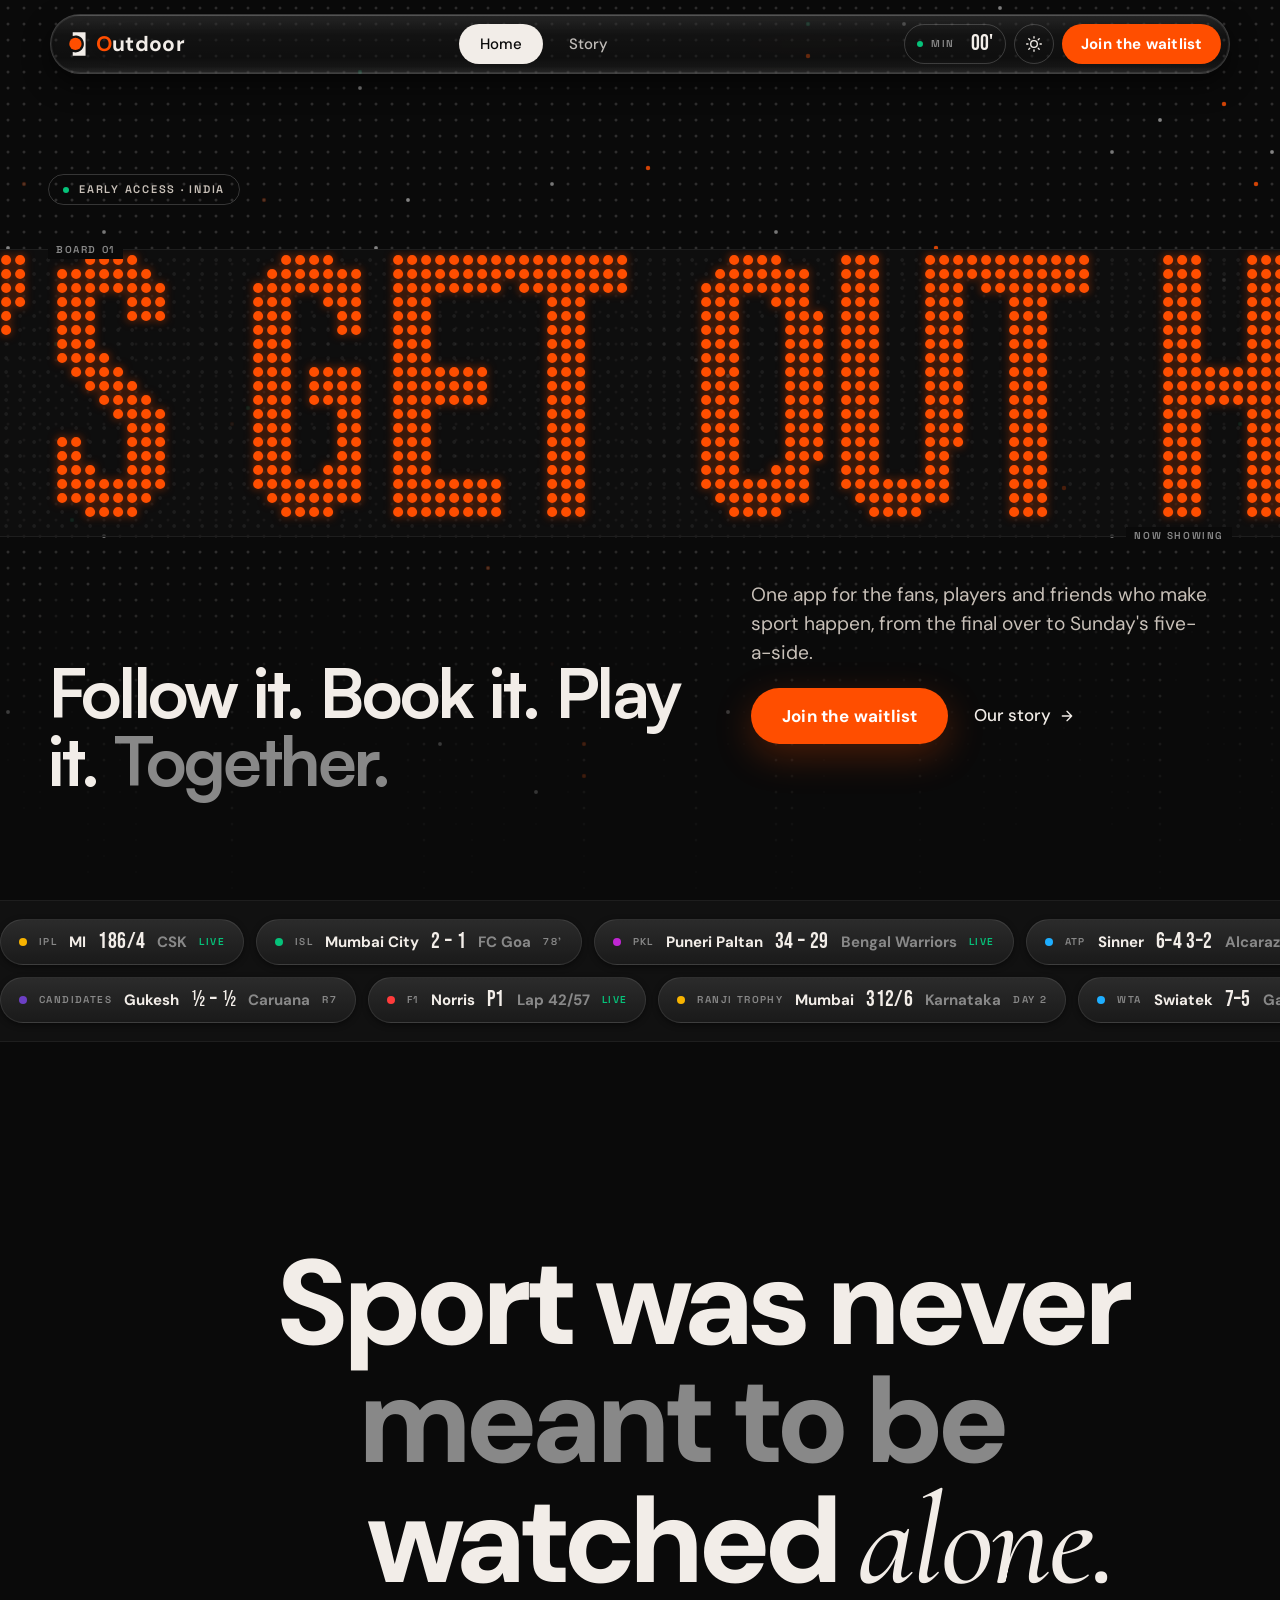
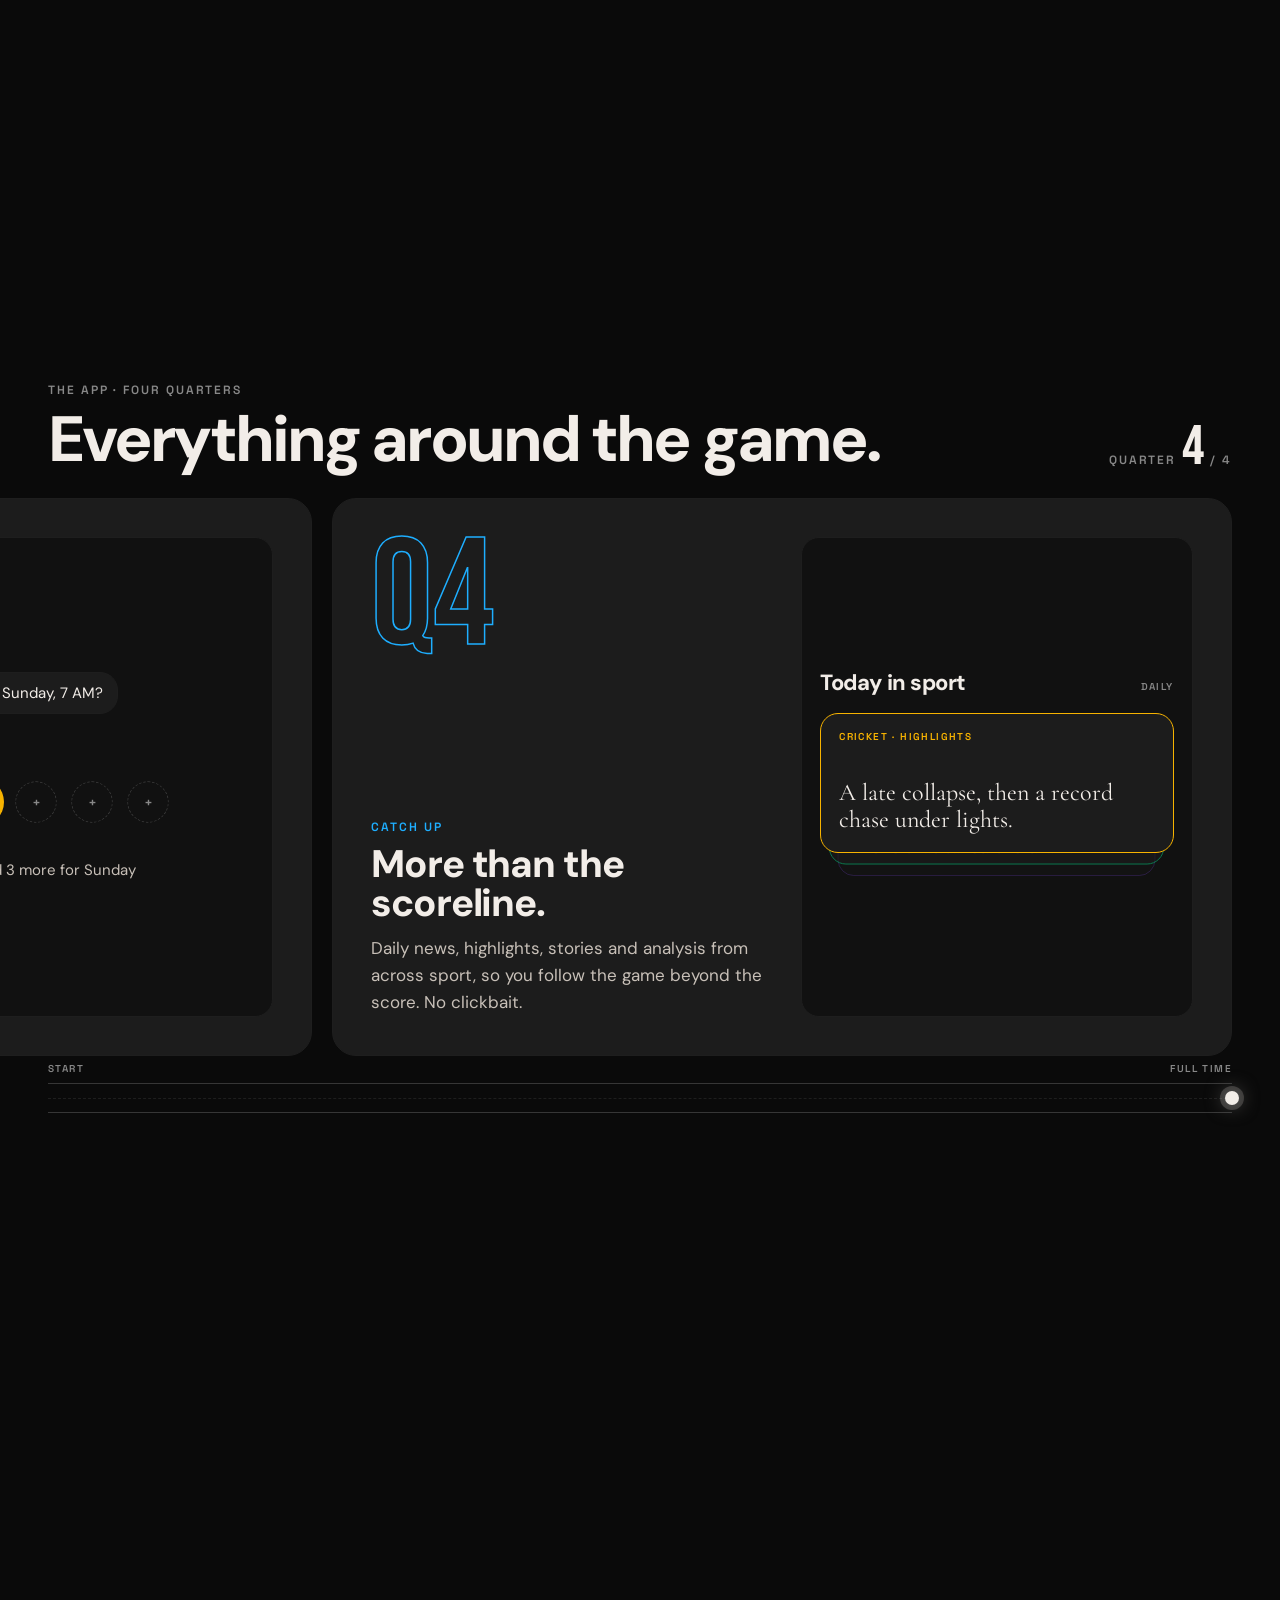
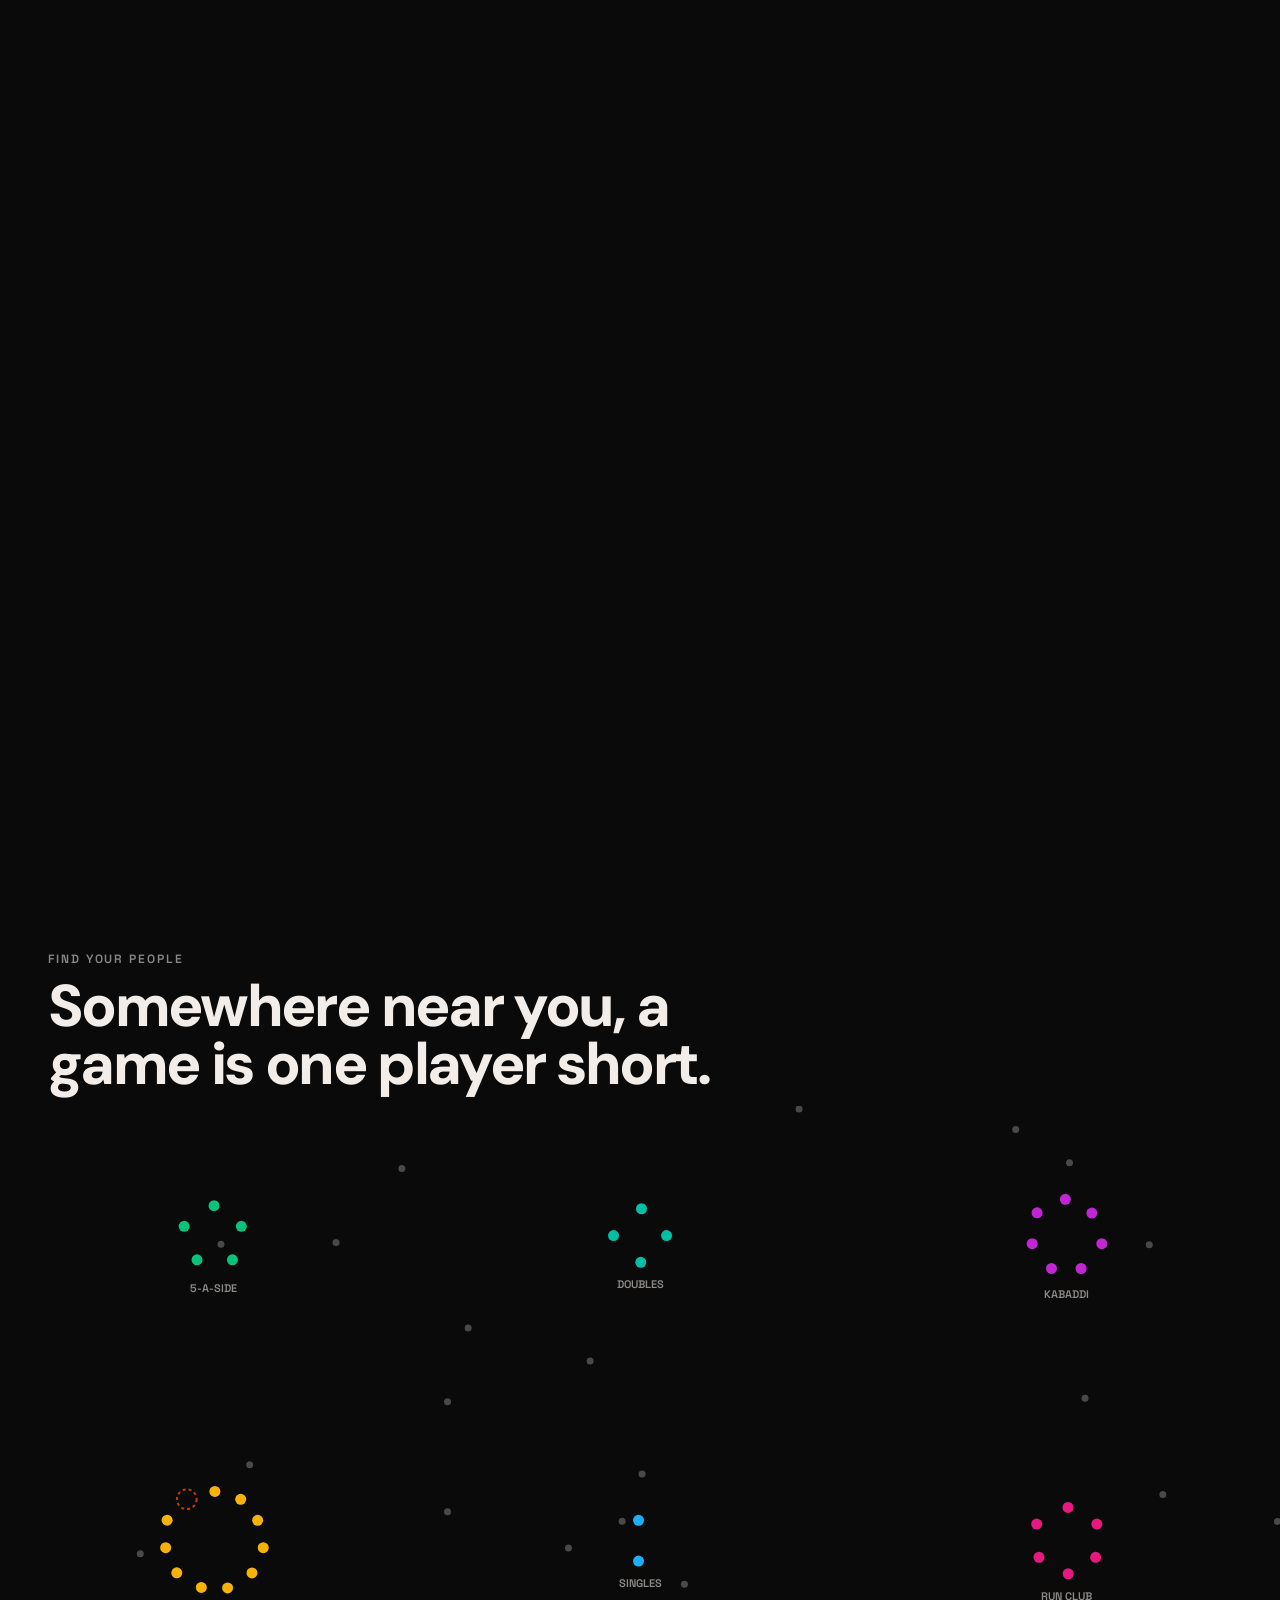
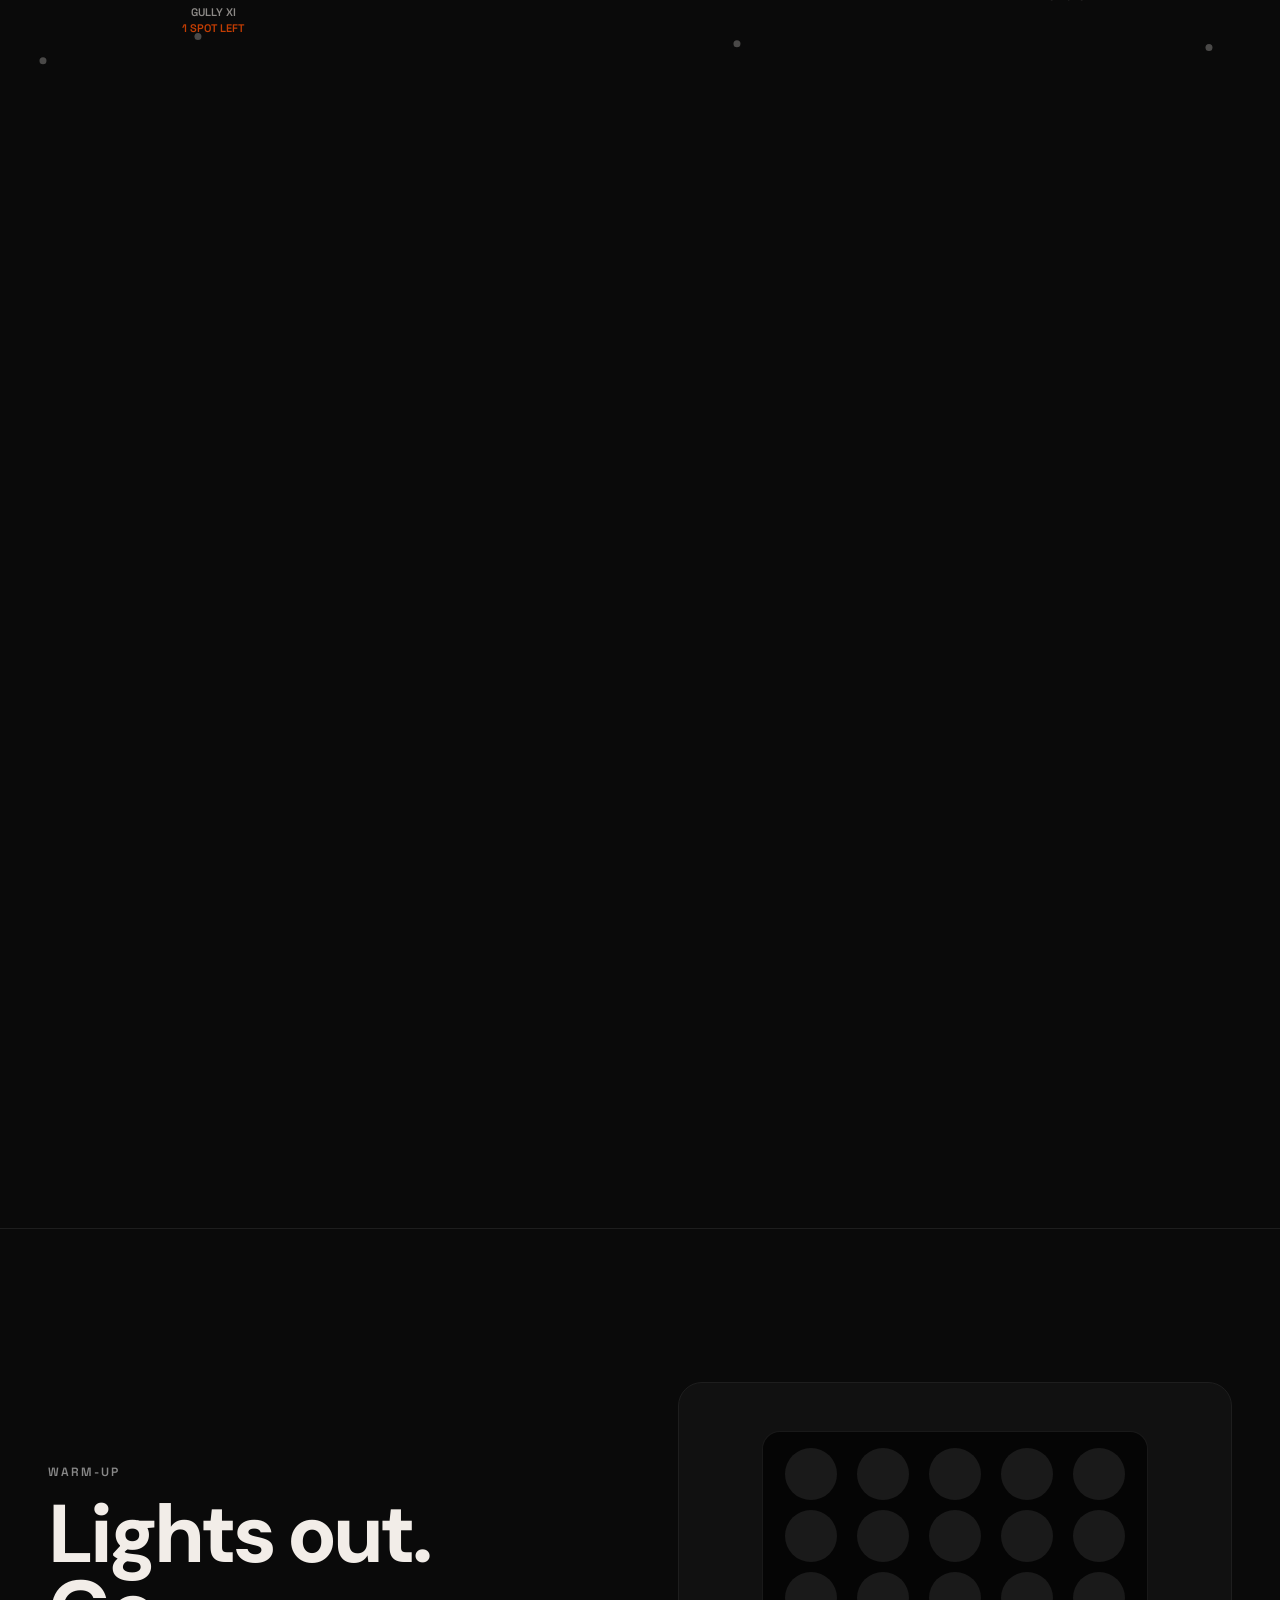
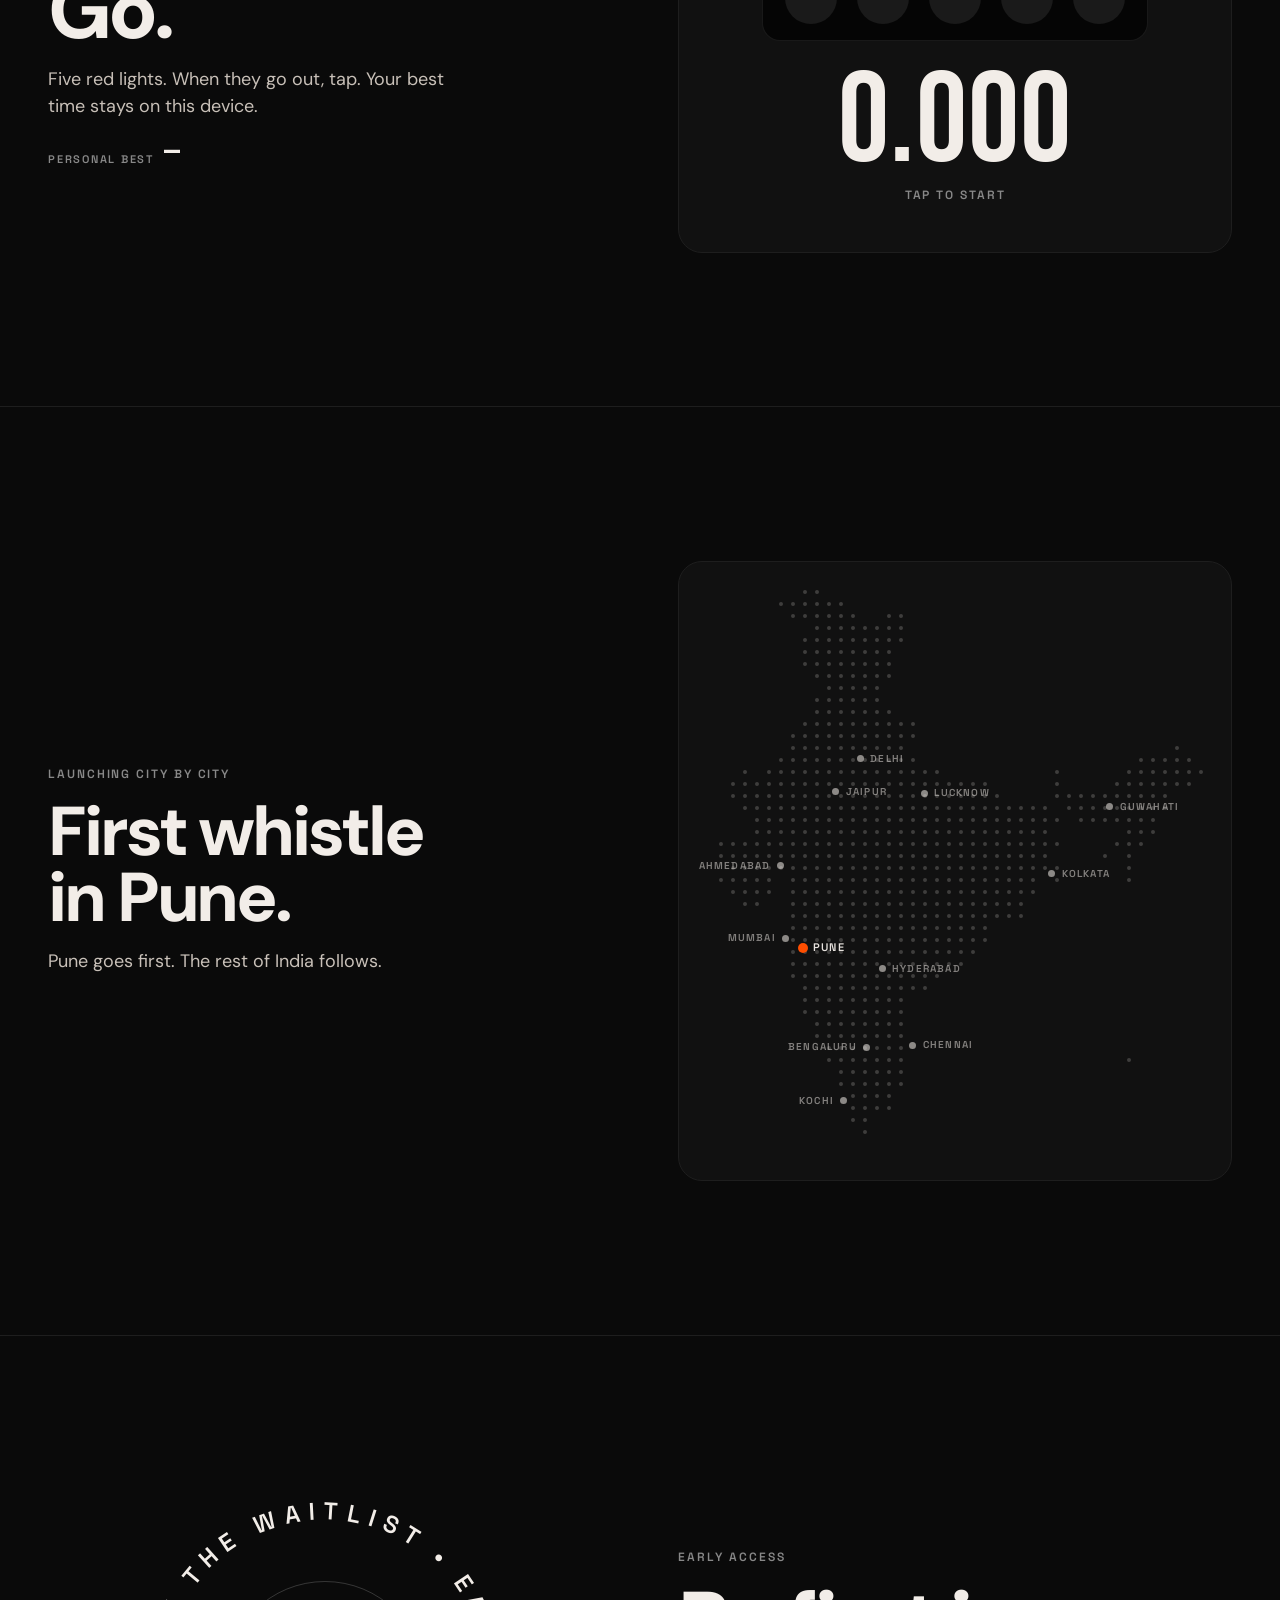
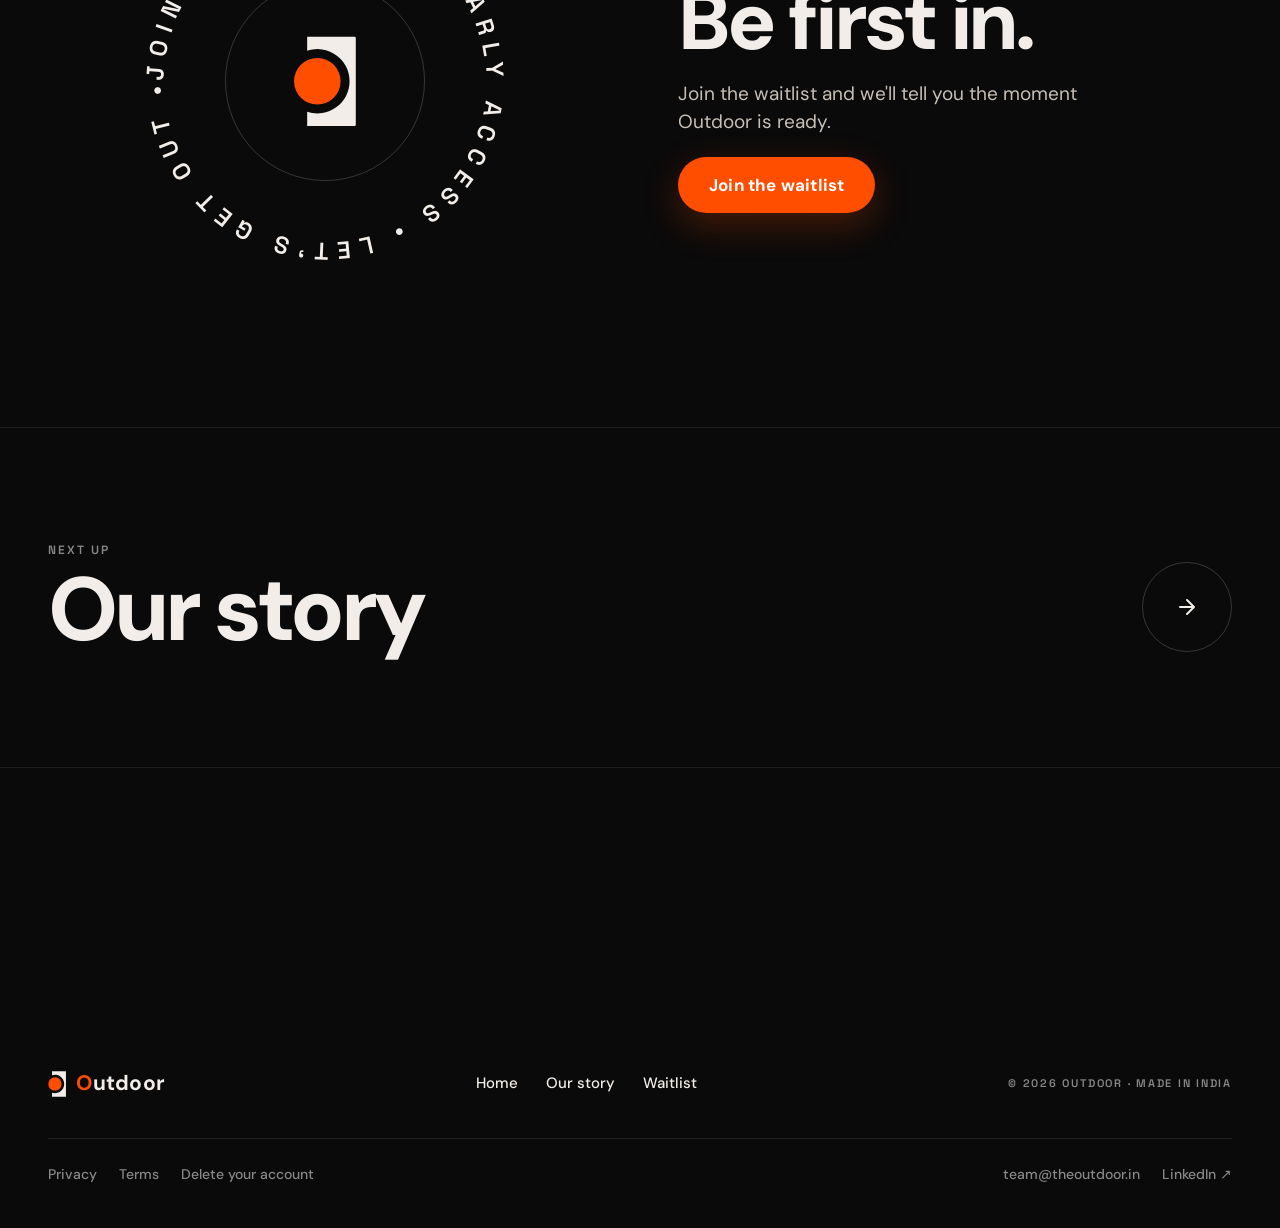
<file: index.html>
<!DOCTYPE html>
<html lang="en-IN" data-theme="dark">
<head>
  <meta charset="UTF-8">
  <meta name="viewport" content="width=device-width, initial-scale=1, viewport-fit=cover">
  <title>Outdoor · Let's get out humans</title>
  <meta name="description" content="Follow it. Book it. Play it. Together. Outdoor is one app for the fans, players and friends who make sport happen. Join the waitlist for early access.">
  <link rel="canonical" href="https://www.theoutdoor.in/">
  <meta name="theme-color" content="#0A0A0A">
  <meta property="og:type" content="website">
  <meta property="og:site_name" content="Outdoor">
  <meta property="og:title" content="Outdoor · Let's get out humans">
  <meta property="og:description" content="Follow it. Book it. Play it. Together. One app for the fans, players and friends who make sport happen.">
  <meta property="og:url" content="https://www.theoutdoor.in/">
  <meta property="og:image" content="https://www.theoutdoor.in/assets/images/og/outdoor-og.png">
  <meta property="og:image:width" content="1200">
  <meta property="og:image:height" content="630">
  <meta property="og:image:alt" content="The Outdoor wordmark on a dot-matrix field">
  <meta property="og:locale" content="en_IN">
  <meta name="twitter:card" content="summary_large_image">
  <link rel="icon" href="favicon.svg" type="image/svg+xml">
  <link rel="icon" href="assets/images/icons/favicon-48.png" sizes="48x48" type="image/png">
  <link rel="apple-touch-icon" href="assets/images/icons/apple-touch-icon.png">
  <link rel="manifest" href="site.webmanifest">
  <link rel="preload" href="assets/fonts/Satoshi-Bold.woff2" as="font" type="font/woff2" crossorigin>
  <link rel="preload" href="assets/fonts/BebasNeue-Regular.woff2" as="font" type="font/woff2" crossorigin>
  <link rel="preload" href="assets/fonts/DMSans-Regular.woff2" as="font" type="font/woff2" crossorigin>
  <script>
    (function () {
      var d = document.documentElement, t = 'dark', rm = false, nav = false;
      try { var s = localStorage.getItem('outdoor-theme'); if (s === 'light' || s === 'dark') t = s; } catch (e) {}
      d.setAttribute('data-theme', t);
      d.className += ' js';
      try { rm = matchMedia('(prefers-reduced-motion: reduce)').matches; } catch (e) {}
      try { nav = !rm && sessionStorage.getItem('outdoor-nav') === '1'; } catch (e) {}
      if (nav) d.className += ' nav-in';
      try { if (!nav && !rm && !localStorage.getItem('outdoor-intro')) d.className += ' intro'; } catch (e) {}
    })();
  </script>
  <link rel="stylesheet" href="css/tokens.css">
  <link rel="stylesheet" href="css/base.css">
  <link rel="stylesheet" href="css/home.css">
  <link rel="modulepreload" href="js/site.js">
  <link rel="modulepreload" href="js/motion.js">
  <link rel="modulepreload" href="js/field.js">
  <link rel="modulepreload" href="js/fx.js">
  <script type="application/ld+json">
    {"@context":"https://schema.org","@type":"Organization","name":"Outdoor","url":"https://www.theoutdoor.in/","logo":"https://www.theoutdoor.in/assets/images/icons/icon-512.png","slogan":"Let's get out humans","email":"team@theoutdoor.in","sameAs":["https://www.linkedin.com/company/theoutdoor/"]}
  </script>
  <script type="module" src="js/home.js"></script>
</head>
<body>
<a class="skip" href="#main">Skip to content</a>

<div class="pt" aria-hidden="true">
  <span class="pt-lane" style="--i:0;--c:#FF4E00"></span><span class="pt-lane" style="--i:1;--c:#F7B300"></span><span class="pt-lane" style="--i:2;--c:#06C27A"></span><span class="pt-lane" style="--i:3;--c:#1EAEFF"></span><span class="pt-lane" style="--i:4;--c:#FF3B3B"></span><span class="pt-lane" style="--i:5;--c:#6C3FC4"></span>
  <div class="pt-label">
    <svg class="glyph" viewBox="78 36 302 430"><path d="M145 40H369a6 6 0 0 1 6 6V456a6 6 0 0 1-6 6H145V394A152 152 0 1 0 145 106Z" fill="currentColor"/><circle cx="193" cy="250" r="110" fill="#FF4E00"/></svg>
    <span class="pt-kicker">NOW ENTERING</span>
    <span class="pt-dest">HOME</span>
  </div>
</div>

<!-- First visit only: the kick-off countdown. -->
<div class="intro-overlay" aria-hidden="true">
  <span class="intro-kicker">KICK-OFF IN</span>
  <span class="intro-num" data-intro-num>&nbsp;</span>
  <span class="intro-dots"><i data-intro-dot></i><i data-intro-dot></i><i data-intro-dot></i><i data-intro-dot></i></span>
  <span class="intro-skip">TAP TO SKIP</span>
</div>

<div class="field" aria-hidden="true"></div>

<header class="hdr">
  <div class="hdr-pane">
    <a class="brand" href="./" data-cur="HOME" aria-label="Outdoor, home">
      <svg class="glyph" viewBox="78 36 302 430" aria-hidden="true"><path d="M145 40H369a6 6 0 0 1 6 6V456a6 6 0 0 1-6 6H145V394A152 152 0 1 0 145 106Z" fill="currentColor"/><circle cx="193" cy="250" r="110" fill="#FF4E00"/></svg>
      <span class="wordmark"><span class="o">O</span>utdoor</span>
    </a>
    <nav class="hdr-nav" aria-label="Main" data-cap="0" style="--cap:0">
      <span class="hdr-cap" aria-hidden="true"></span>
      <a href="./" class="is-current" aria-current="page">Home</a>
      <a href="story.html">Story</a>
    </nav>
    <div class="hdr-end">
      <span class="hdr-clock" title="Match minute: how far down the page you are"><span class="live-dot" aria-hidden="true"></span><span class="lbl">MIN</span><span class="min" data-clock>00'</span></span>
      <button class="theme-btn" type="button" data-theme-toggle data-cur="LIGHT" aria-label="Switch to light theme">
        <svg class="ic sun" viewBox="0 0 24 24" fill="none" stroke="currentColor" stroke-width="2" stroke-linecap="round" stroke-linejoin="round" aria-hidden="true"><circle cx="12" cy="12" r="5"/><path d="M12 1v2M12 21v2M4.22 4.22l1.42 1.42M18.36 18.36l1.42 1.42M1 12h2M21 12h2M4.22 19.78l1.42-1.42M18.36 5.64l1.42-1.42"/></svg>
        <svg class="ic moon" viewBox="0 0 24 24" fill="none" stroke="currentColor" stroke-width="2" stroke-linecap="round" stroke-linejoin="round" aria-hidden="true"><path d="M21 12.79A9 9 0 1 1 11.21 3 7 7 0 0 0 21 12.79z"/></svg>
      </button>
      <span data-mag><a class="btn btn-primary btn-nav" href="waitlist.html" data-cta="join" data-cur="JOIN"><span class="cta-full">Join the waitlist</span><span class="cta-short">Join</span></a></span>
    </div>
  </div>
</header>

<main id="main">

  <!-- ═══ HERO: the stadium board ═══ -->
  <section class="hero" data-field-zone aria-labelledby="hero-title">
    <div class="wrap hero-top">
      <span class="chip-pill" data-rv="0"><span class="live-dot" aria-hidden="true"></span>Early access · India</span>
    </div>
    <div class="board" data-rv="1" data-rvy="0">
      <canvas class="board-led" data-led data-cur="PLAY" aria-hidden="true"></canvas>
      <span class="board-tag tl" aria-hidden="true">BOARD 01</span>
      <span class="board-tag br" aria-hidden="true">NOW SHOWING</span>
    </div>
    <div class="wrap hero-bottom">
      <h1 class="hero-title" id="hero-title">
        <span data-rv="2" data-rvy="60">Follow</span> <span data-rv="2" data-rvy="60">it.</span>
        <span data-rv="3" data-rvy="60">Book</span> <span data-rv="3" data-rvy="60">it.</span>
        <span data-rv="4" data-rvy="60">Play</span> <span data-rv="4" data-rvy="60">it.</span>
        <span class="muted" data-rv="5" data-rvy="60">Together.</span>
      </h1>
      <div class="hero-side">
        <p class="lead" data-rv="5">One app for the fans, players and friends who make sport happen, from the final over to Sunday's five-a-side.</p>
        <div class="hero-actions" data-rv="6">
          <span class="glow" data-mag><a class="btn btn-primary btn-big" href="waitlist.html" data-cta="join" data-cur="JOIN">Join the waitlist</a></span>
          <a class="arrow-link" href="story.html" data-cur="READ">Our story<svg class="ic" viewBox="0 0 24 24" fill="none" stroke="currentColor" stroke-width="2" stroke-linecap="round" stroke-linejoin="round" aria-hidden="true"><path d="M5 12h14M12 5l7 7-7 7"/></svg></a>
        </div>
        <p class="hero-count is-loading" data-rv="7" data-count-wrap><b data-count>0</b>people already on the waitlist</p>
      </div>
    </div>
  </section>

  <!-- ═══ TICKER (illustrative scores) ═══ -->
  <section class="ticker" aria-hidden="true">
    <div class="ticker-row" data-ticker>
      <span class="tick" style="--c:var(--sport-cricket)"><i></i><span class="tick-lg">IPL</span><span class="tick-a">MI</span><b class="tick-s">186/4</b><span class="tick-b">CSK</span><span class="tick-st live">LIVE</span></span>
      <span class="tick" style="--c:var(--sport-football)"><i></i><span class="tick-lg">ISL</span><span class="tick-a">Mumbai City</span><b class="tick-s">2 – 1</b><span class="tick-b">FC Goa</span><span class="tick-st">78'</span></span>
      <span class="tick" style="--c:var(--sport-kabaddi)"><i></i><span class="tick-lg">PKL</span><span class="tick-a">Puneri Paltan</span><b class="tick-s">34 – 29</b><span class="tick-b">Bengal Warriors</span><span class="tick-st live">LIVE</span></span>
      <span class="tick" style="--c:var(--sport-tennis)"><i></i><span class="tick-lg">ATP</span><span class="tick-a">Sinner</span><b class="tick-s">6–4 3–2</b><span class="tick-b">Alcaraz</span><span class="tick-st live">LIVE</span></span>
      <span class="tick" style="--c:var(--sport-hockey)"><i></i><span class="tick-lg">FIH Pro League</span><span class="tick-a">India</span><b class="tick-s">3 – 2</b><span class="tick-b">Belgium</span><span class="tick-st">FT</span></span>
    </div>
    <div class="ticker-row rev" data-ticker>
      <span class="tick" style="--c:var(--sport-chess)"><i></i><span class="tick-lg">Candidates</span><span class="tick-a">Gukesh</span><b class="tick-s">½ – ½</b><span class="tick-b">Caruana</span><span class="tick-st">R7</span></span>
      <span class="tick" style="--c:var(--sport-f1)"><i></i><span class="tick-lg">F1</span><span class="tick-a">Norris</span><b class="tick-s">P1</b><span class="tick-b">Lap 42/57</span><span class="tick-st live">LIVE</span></span>
      <span class="tick" style="--c:var(--sport-cricket)"><i></i><span class="tick-lg">Ranji Trophy</span><span class="tick-a">Mumbai</span><b class="tick-s">312/6</b><span class="tick-b">Karnataka</span><span class="tick-st">DAY 2</span></span>
      <span class="tick" style="--c:var(--sport-tennis)"><i></i><span class="tick-lg">WTA</span><span class="tick-a">Swiatek</span><b class="tick-s">7–5</b><span class="tick-b">Gauff</span><span class="tick-st live">LIVE</span></span>
      <span class="tick" style="--c:var(--sport-badminton)"><i></i><span class="tick-lg">PBL</span><span class="tick-a">Hyderabad</span><b class="tick-s">3 – 1</b><span class="tick-b">Chennai</span><span class="tick-st">FT</span></span>
    </div>
  </section>

  <!-- ═══ MANIFESTO ═══ -->
  <section class="manifesto" data-slides aria-labelledby="mf-title">
    <h2 class="sr-only" id="mf-title">Sport was never meant to be watched alone.</h2>
    <div class="mf-lines" aria-hidden="true">
      <div class="mf-line" data-slide="-1">Sport was never</div>
      <div class="mf-line mf-r" data-slide="1">meant to be</div>
      <div class="mf-line mf-in" data-slide="-1">watched <em>alone.</em></div>
    </div>
    <div class="wrap mf-foot">
      <p data-rv="0">Outdoor puts the scores, the courts and your people in one place, so the next thing after watching is playing.</p>
    </div>
  </section>

  <!-- ═══ FOUR QUARTERS: the app, on a horizontal rail ═══ -->
  <section class="quarters" data-htrack aria-labelledby="q-title">
    <div class="q-stage">
      <div class="wrap q-head">
        <div class="q-head-text">
          <p class="kicker">The app · four quarters</p>
          <h2 class="h2" id="q-title">Everything around the game.</h2>
        </div>
        <p class="q-lap" aria-hidden="true">QUARTER<span data-lap>1</span>/ 4</p>
      </div>

      <div class="q-rail" data-hrail>
        <article class="q-panel" style="--qc:var(--trophy-gold)" aria-labelledby="q1-t">
          <div class="q-copy">
            <span class="q-num" aria-hidden="true">Q1</span>
            <div class="q-text">
              <p class="q-tag">FOLLOW</p>
              <h3 id="q1-t">Your teams. Your leagues. Your players.</h3>
              <p>Pick anything from the IPL to Wimbledon. Scores and fixtures land in one feed.</p>
            </div>
          </div>
          <div class="q-demo q1" aria-hidden="true" data-q1>
            <div class="fchip" style="--c:var(--sport-cricket)"><span class="fchip-id"><i></i><span class="fchip-n">Mumbai Indians</span><span class="fchip-t">Cricket</span></span><span class="fchip-btn">Follow</span></div>
            <div class="fchip" style="--c:var(--sport-football)"><span class="fchip-id"><i></i><span class="fchip-n">Kerala Blasters</span><span class="fchip-t">Football</span></span><span class="fchip-btn">Follow</span></div>
            <div class="fchip" style="--c:var(--sport-tennis)"><span class="fchip-id"><i></i><span class="fchip-n">Wimbledon</span><span class="fchip-t">Tennis</span></span><span class="fchip-btn">Follow</span></div>
            <div class="fchip" style="--c:var(--sport-kabaddi)"><span class="fchip-id"><i></i><span class="fchip-n">Pro Kabaddi</span><span class="fchip-t">Kabaddi</span></span><span class="fchip-btn">Follow</span></div>
            <div class="fchip" style="--c:var(--sport-f1)"><span class="fchip-id"><i></i><span class="fchip-n">Formula 1</span><span class="fchip-t">F1</span></span><span class="fchip-btn">Follow</span></div>
          </div>
        </article>

        <article class="q-panel" style="--qc:var(--match-green)" aria-labelledby="q2-t">
          <div class="q-copy">
            <span class="q-num" aria-hidden="true">Q2</span>
            <div class="q-text">
              <p class="q-tag">BOOK</p>
              <h3 id="q2-t">A court in three taps.</h3>
              <p>Turfs and courts near you with open slots on screen. Pick a time, split it with the squad, done.</p>
            </div>
          </div>
          <div class="q-demo q2" aria-hidden="true" data-q2>
            <div class="q2-head"><span class="q2-venue">Turf 3 · Andheri West</span><span class="q2-day">TODAY</span></div>
            <div class="q2-slots">
              <span class="slot is-taken">6 AM</span><span class="slot">7 AM</span><span class="slot is-taken">8 AM</span><span class="slot">9 AM</span>
              <span class="slot">5 PM</span><span class="slot is-taken">6 PM</span><span class="slot">7 PM</span><span class="slot">8 PM</span>
            </div>
            <div class="q2-toast">
              <span class="q2-tick"><svg class="ic" viewBox="0 0 24 24" fill="none" stroke="currentColor" stroke-width="2" stroke-linecap="round" stroke-linejoin="round"><path d="M20 6 9 17l-5-5"/></svg></span>
              <span class="q2-toast-text"><b>Booked for 7 PM</b><span>₹240 each, split five ways</span></span>
            </div>
          </div>
        </article>

        <article class="q-panel" style="--qc:var(--court-teal)" aria-labelledby="q3-t">
          <div class="q-copy">
            <span class="q-num" aria-hidden="true">Q3</span>
            <div class="q-text">
              <p class="q-tag">SQUAD</p>
              <h3 id="q3-t">Get the group together.</h3>
              <p>Plan the game, chat about the match, and see who's in without fifty messages.</p>
            </div>
          </div>
          <div class="q-demo q3" aria-hidden="true" data-q3>
            <div class="q3-chat">
              <span class="bubble in">Who's in for Sunday, 7 AM?</span>
              <span class="bubble out">In. Bringing the ball.</span>
            </div>
            <div class="q3-avs">
              <span class="av" style="--c:#00BFA5" data-i="RK">+</span>
              <span class="av" style="--c:#F7B300" data-i="AS">+</span>
              <span class="av" style="--c:#1EAEFF" data-i="MJ">+</span>
              <span class="av" style="--c:#E5197F" data-i="PD">+</span>
              <span class="av" style="--c:#F2EDE8" data-i="YOU">+</span>
            </div>
            <p class="q3-count"><b data-q3-count>1/5</b><span data-q3-status>Need 4 more for Sunday</span></p>
          </div>
        </article>

        <article class="q-panel" style="--qc:var(--live-blue)" aria-labelledby="q4-t">
          <div class="q-copy">
            <span class="q-num" aria-hidden="true">Q4</span>
            <div class="q-text">
              <p class="q-tag">CATCH UP</p>
              <h3 id="q4-t">More than the scoreline.</h3>
              <p>Daily news, highlights, stories and analysis from across sport, so you follow the game beyond the score. No clickbait.</p>
            </div>
          </div>
          <div class="q-demo q4" aria-hidden="true" data-q4>
            <div class="q4-head"><b>Today in sport</b><span>DAILY</span></div>
            <div class="q4-stack">
              <div class="news" style="--c:var(--sport-cricket)"><span class="news-s">Cricket · Highlights</span><span class="news-h">A late collapse, then a record chase under lights.</span></div>
              <div class="news" style="--c:var(--sport-football)"><span class="news-s">Football · Story</span><span class="news-h">How a Sunday-league keeper ended up in the ISL.</span></div>
              <div class="news" style="--c:var(--sport-chess)"><span class="news-s">Chess · Analysis</span><span class="news-h">Seven hours, one pawn, and the move that saved the draw.</span></div>
            </div>
          </div>
        </article>
      </div>

      <div class="wrap q-track" aria-hidden="true">
        <div class="q-track-in">
          <span class="q-track-lbl start">START</span>
          <span class="q-track-lbl end">FULL TIME</span>
          <span class="q-runner" data-runner></span>
        </div>
      </div>
    </div>
  </section>

  <!-- ═══ SQUAD: the city sorts itself into games ═══ -->
  <section class="squad" data-squad aria-labelledby="squad-title">
    <div class="squad-stage">
      <div class="wrap squad-head">
        <div class="squad-head-text">
          <p class="kicker">Find your people</p>
          <h2 class="h2" id="squad-title">Somewhere near you, a game is one player short.</h2>
        </div>
      </div>
      <canvas class="squad-canvas" data-squad-canvas aria-hidden="true"></canvas>
    </div>
  </section>

  <!-- ═══ LIGHTS OUT: a reaction game ═══ -->
  <section class="lights" aria-labelledby="lights-title">
    <div class="wrap two">
      <div class="lights-copy" data-rv="0">
        <p class="kicker">Warm-up</p>
        <h2 class="h2" id="lights-title">Lights out.<br>Go.</h2>
        <p class="body-lg">Five red lights. When they go out, tap. Your best time stays on this device.</p>
        <p class="lights-best">PERSONAL BEST <b data-best>—</b></p>
      </div>
      <div class="lights-game" data-rv="1" data-game role="button" tabindex="0" data-cur="TAP" aria-label="Reaction game. Press to start, then press again when the lights go out." aria-describedby="rx-msg">
        <div class="gantry" aria-hidden="true">
          <span class="lamps"><span class="lamp"></span><span class="lamp" data-lamp></span><span class="lamp" data-lamp></span></span>
          <span class="lamps"><span class="lamp"></span><span class="lamp" data-lamp></span><span class="lamp" data-lamp></span></span>
          <span class="lamps"><span class="lamp"></span><span class="lamp" data-lamp></span><span class="lamp" data-lamp></span></span>
          <span class="lamps"><span class="lamp"></span><span class="lamp" data-lamp></span><span class="lamp" data-lamp></span></span>
          <span class="lamps"><span class="lamp"></span><span class="lamp" data-lamp></span><span class="lamp" data-lamp></span></span>
        </div>
        <div class="readout">
          <b data-rx-big>0.000</b>
          <span id="rx-msg" data-rx-msg aria-live="polite">Tap to start</span>
        </div>
      </div>
    </div>
  </section>

  <!-- ═══ CITIES ═══ -->
  <section class="cities" aria-labelledby="cities-title">
    <div class="wrap two">
      <div class="cities-copy" data-rv="0">
        <p class="kicker">Launching city by city</p>
        <h2 class="h2" id="cities-title">First whistle in Pune.</h2>
        <p class="body-lg">Pune goes first. The rest of India follows.</p>
      </div>
      <div class="map" data-rv="1" data-map role="img" aria-label="Map of India with Pune, the first launch city, highlighted">
        <canvas class="map-dots" aria-hidden="true"></canvas>
        <div class="map-cities" aria-hidden="true"></div>
      </div>
    </div>
  </section>

  <!-- ═══ BE FIRST IN ═══ -->
  <section class="cta" aria-labelledby="cta-title">
    <div class="wrap two">
      <div class="ring" data-rv="0" aria-hidden="true">
        <svg class="ring-text" viewBox="0 0 200 200"><defs><path id="ring-path" d="M100,100 m-84,0 a84,84 0 1,1 168,0 a84,84 0 1,1 -168,0"/></defs><text><textPath href="#ring-path" data-launch-text="GET THE APP • OUT NOW • LET'S GET OUT HUMANS •">JOIN THE WAITLIST • EARLY ACCESS • LET'S GET OUT •</textPath></text></svg>
        <span class="ring-core"><svg class="glyph" viewBox="78 36 302 430"><path d="M145 40H369a6 6 0 0 1 6 6V456a6 6 0 0 1-6 6H145V394A152 152 0 1 0 145 106Z" fill="currentColor"/><circle cx="193" cy="250" r="110" fill="#FF4E00"/></svg></span>
      </div>
      <div class="cta-copy" data-rv="1">
        <p class="kicker" data-launch-text="Out now">Early access</p>
        <h2 class="h2" id="cta-title" data-launch-text="Get the app.">Be first in.</h2>
        <p class="body-lg" data-launch-text="Follow it. Book it. Play it. Together.">Join the waitlist and we'll tell you the moment Outdoor is ready.</p>
        <span class="glow" data-mag><a class="btn btn-primary btn-big" href="waitlist.html" data-cta="join" data-cur="JOIN">Join the waitlist</a></span>
      </div>
    </div>
  </section>

  <a class="next" href="story.html" data-cur="READ">
    <span class="wrap next-in">
      <span class="next-text"><span class="kicker">Next up</span><span class="next-title">Our story</span></span>
      <span class="next-arrow"><svg class="ic" viewBox="0 0 24 24" fill="none" stroke="currentColor" stroke-width="2" stroke-linecap="round" stroke-linejoin="round" aria-hidden="true"><path d="M5 12h14M12 5l7 7-7 7"/></svg></span>
    </span>
  </a>
</main>

<footer class="ftr">
  <div class="wrap ftr-in">
    <p class="ftr-script" data-script>Let's get out humans</p>
    <div class="ftr-row">
      <a class="brand" href="./" aria-label="Outdoor, home">
        <svg class="glyph" viewBox="78 36 302 430" aria-hidden="true"><path d="M145 40H369a6 6 0 0 1 6 6V456a6 6 0 0 1-6 6H145V394A152 152 0 1 0 145 106Z" fill="currentColor"/><circle cx="193" cy="250" r="110" fill="#FF4E00"/></svg>
        <span class="wordmark"><span class="o">O</span>utdoor</span>
      </a>
      <nav class="ftr-nav" aria-label="Footer">
        <a href="./">Home</a>
        <a href="story.html">Our story</a>
        <a href="waitlist.html" data-cta="join" data-cta-store="Get the app">Waitlist</a>
      </nav>
      <span class="ftr-copy">© <span data-year>2026</span> OUTDOOR · MADE IN INDIA</span>
    </div>
    <div class="ftr-legal">
      <nav aria-label="Legal"><a href="privacy.html">Privacy</a><a href="terms.html">Terms</a><a href="delete-account.html">Delete your account</a></nav>
      <span class="contact"><a data-email href="mailto:team@theoutdoor.in">team@theoutdoor.in</a><a data-social="linkedin" href="https://www.linkedin.com/company/theoutdoor/" target="_blank" rel="noopener">LinkedIn ↗</a></span>
    </div>
  </div>
</footer>

</body>
</html>
</file>
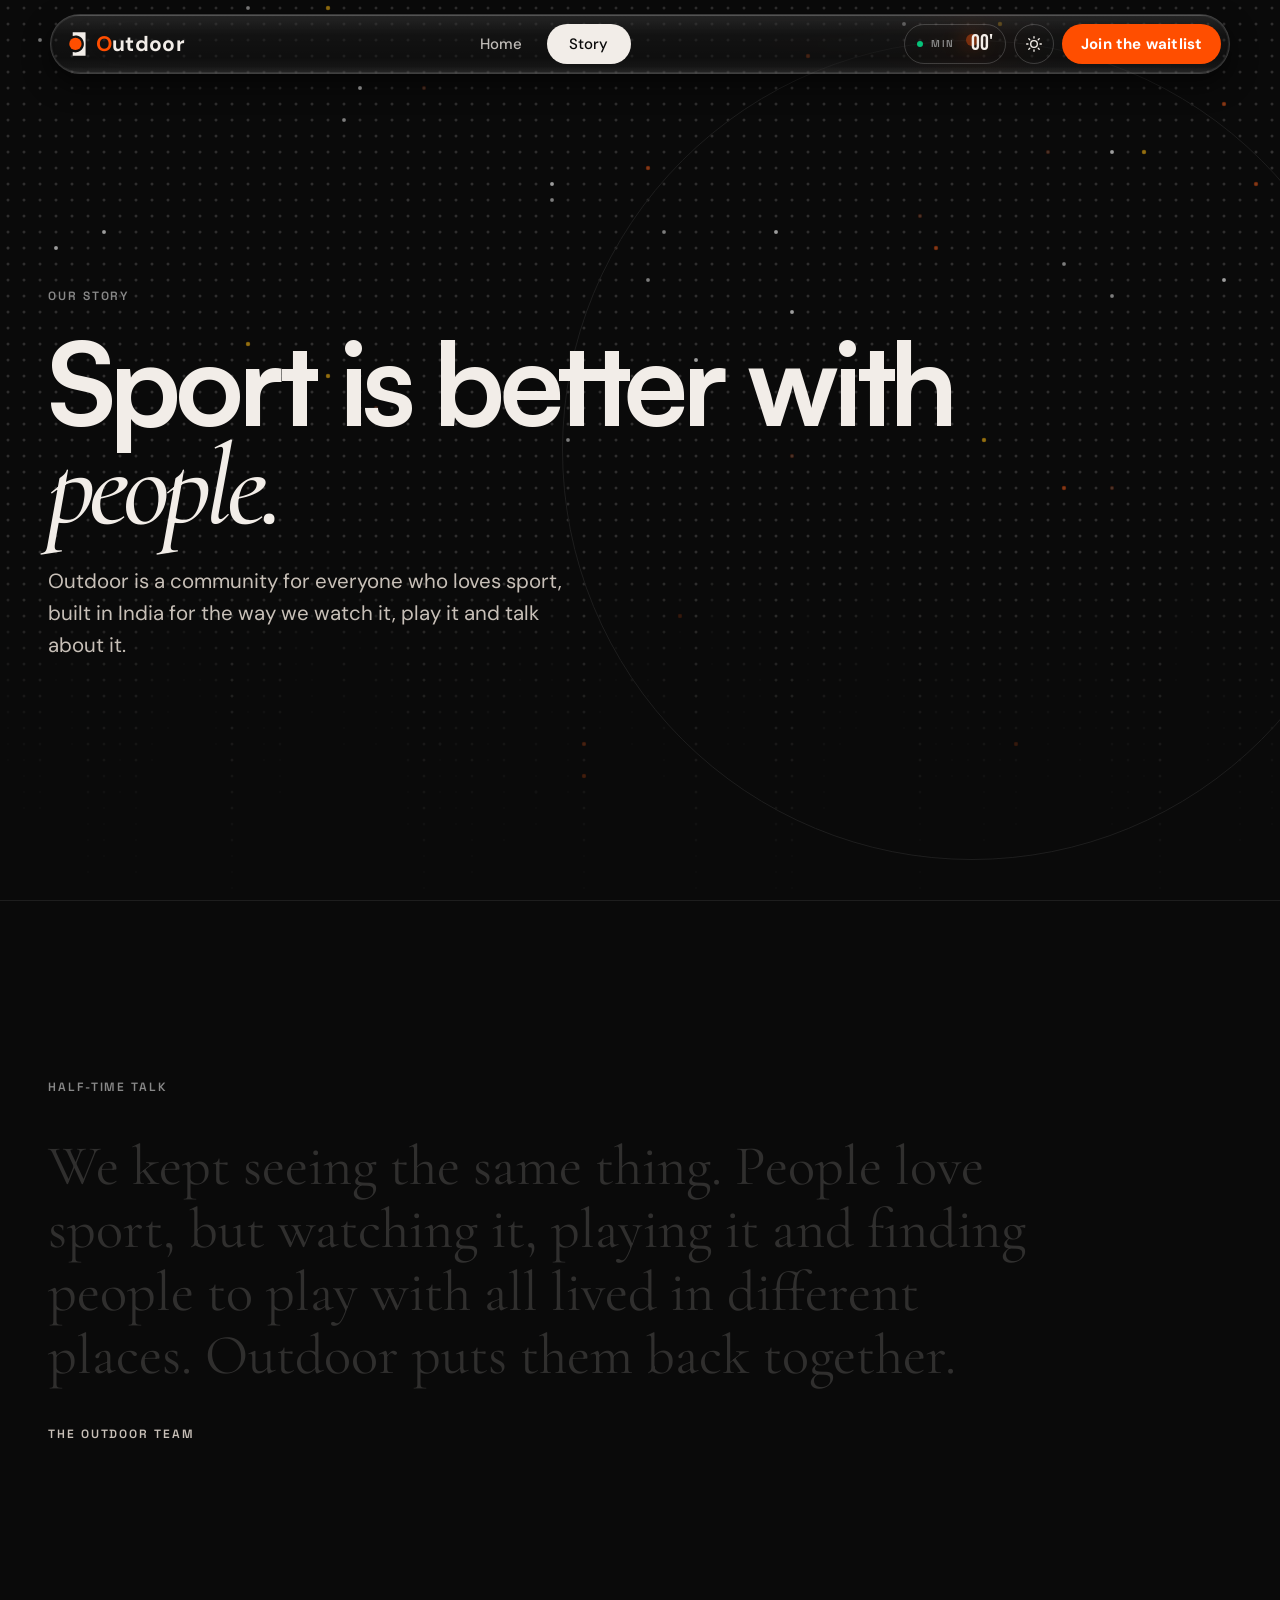
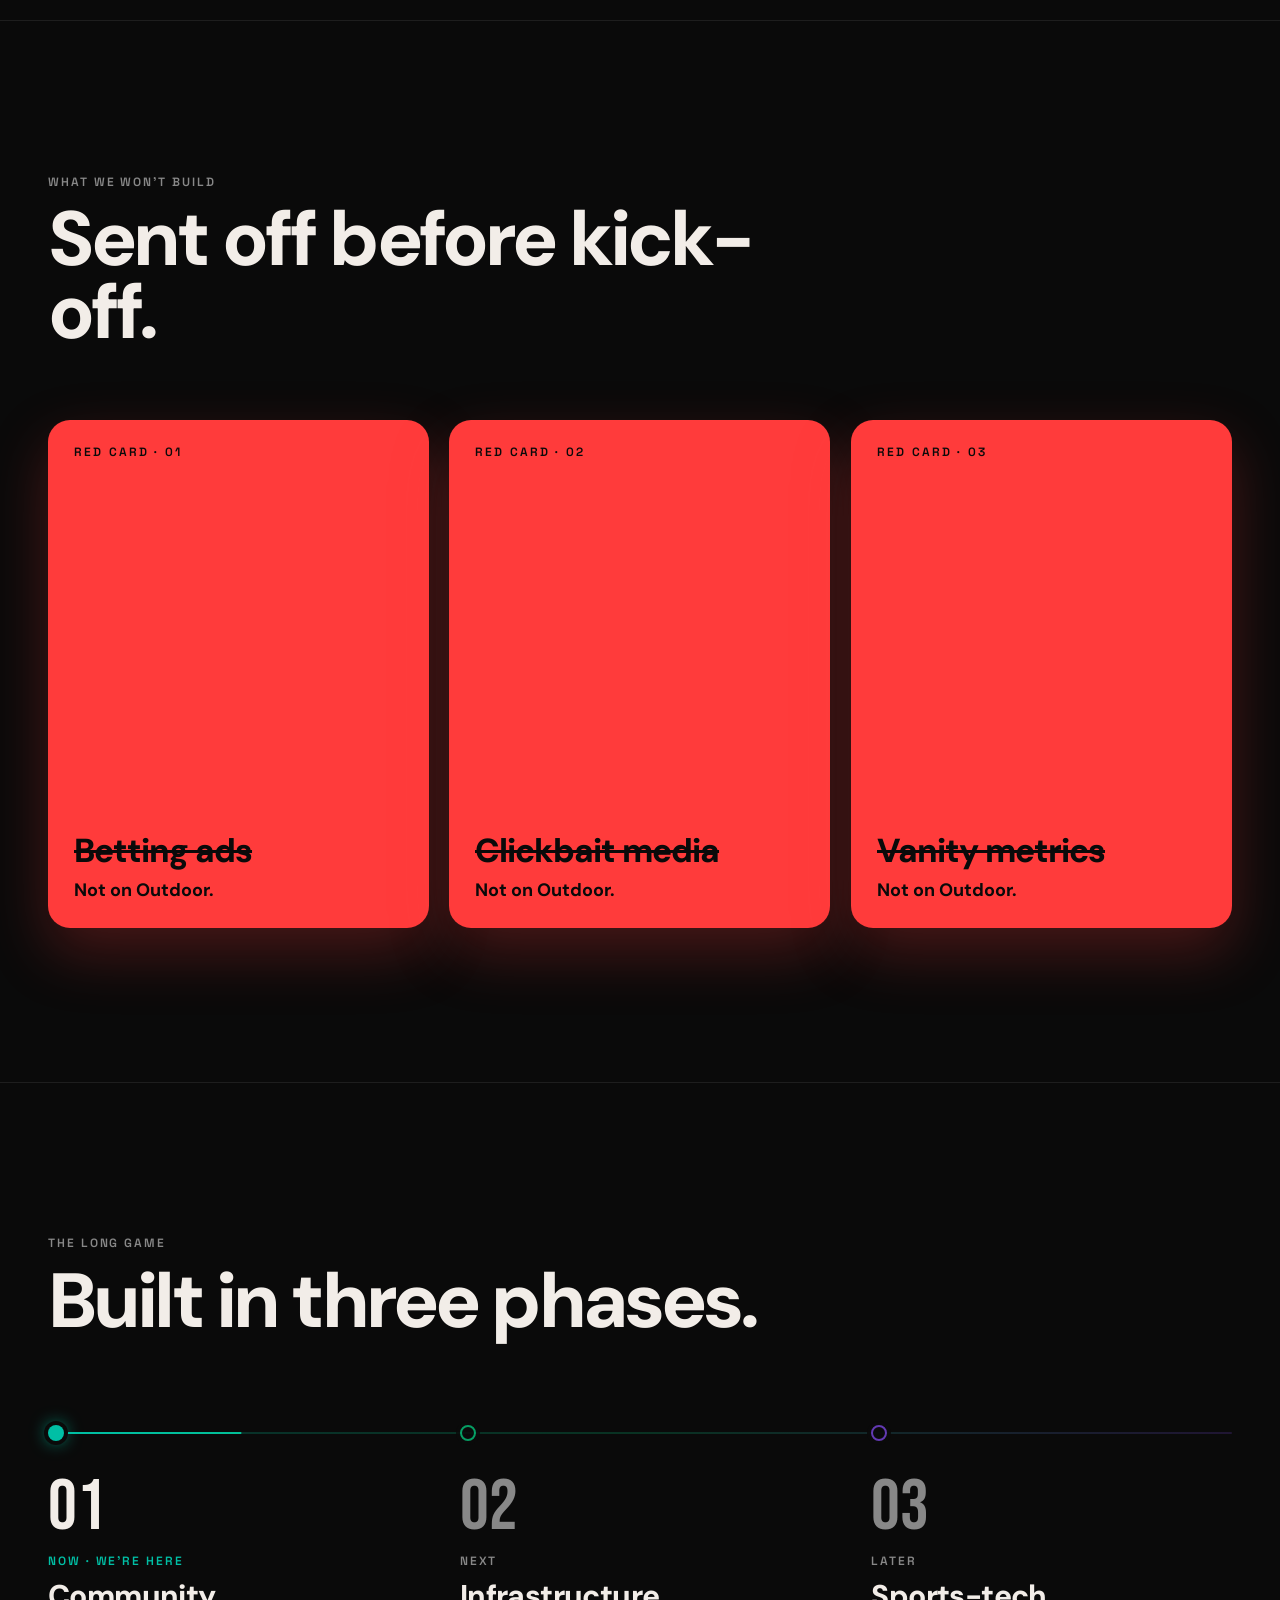
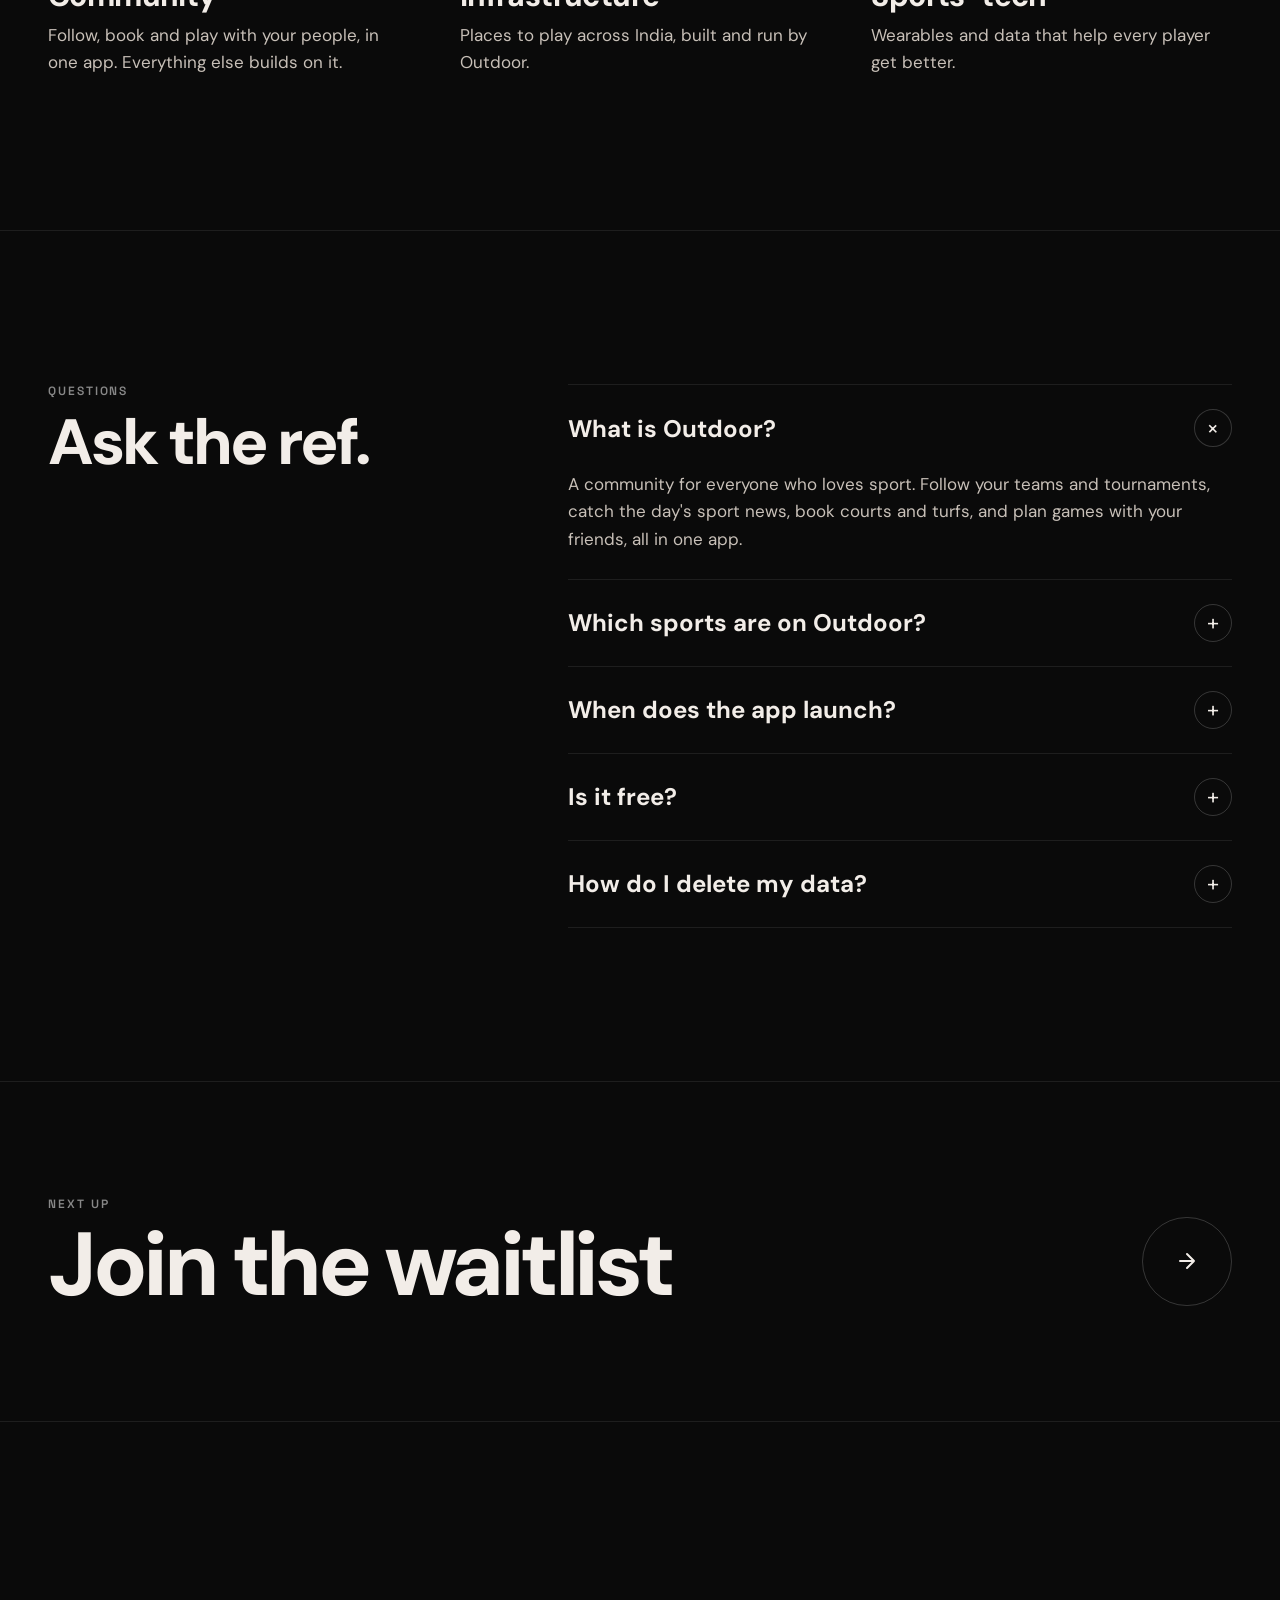
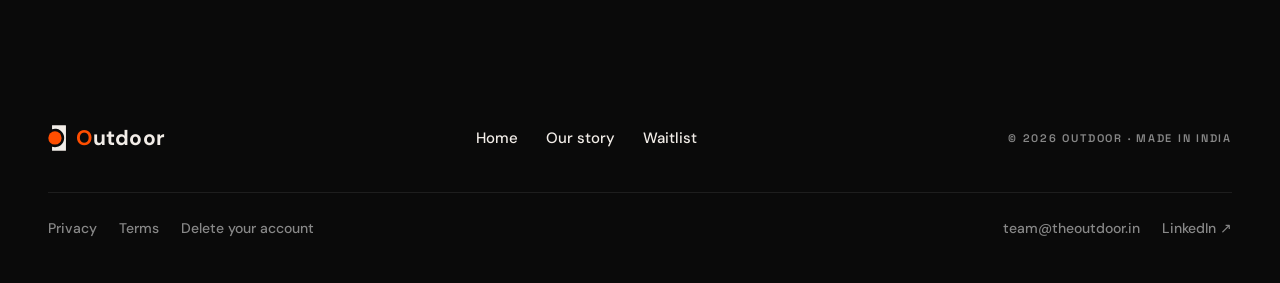
<file: about.html>
<!DOCTYPE html>
<html lang="en-IN">
<head>
  <meta charset="UTF-8">
  <title>Our story · Outdoor</title>
  <!-- About became Story. GitHub Pages has no server redirects, so old links land here and move on. -->
  <meta http-equiv="refresh" content="0; url=story.html">
  <link rel="canonical" href="https://www.theoutdoor.in/story.html">
  <meta name="robots" content="noindex">
  <script>location.replace('story.html' + location.hash);</script>
</head>
<body>
  <p>Our story has moved to <a href="story.html">story.html</a>.</p>
</body>
</html>
</file>
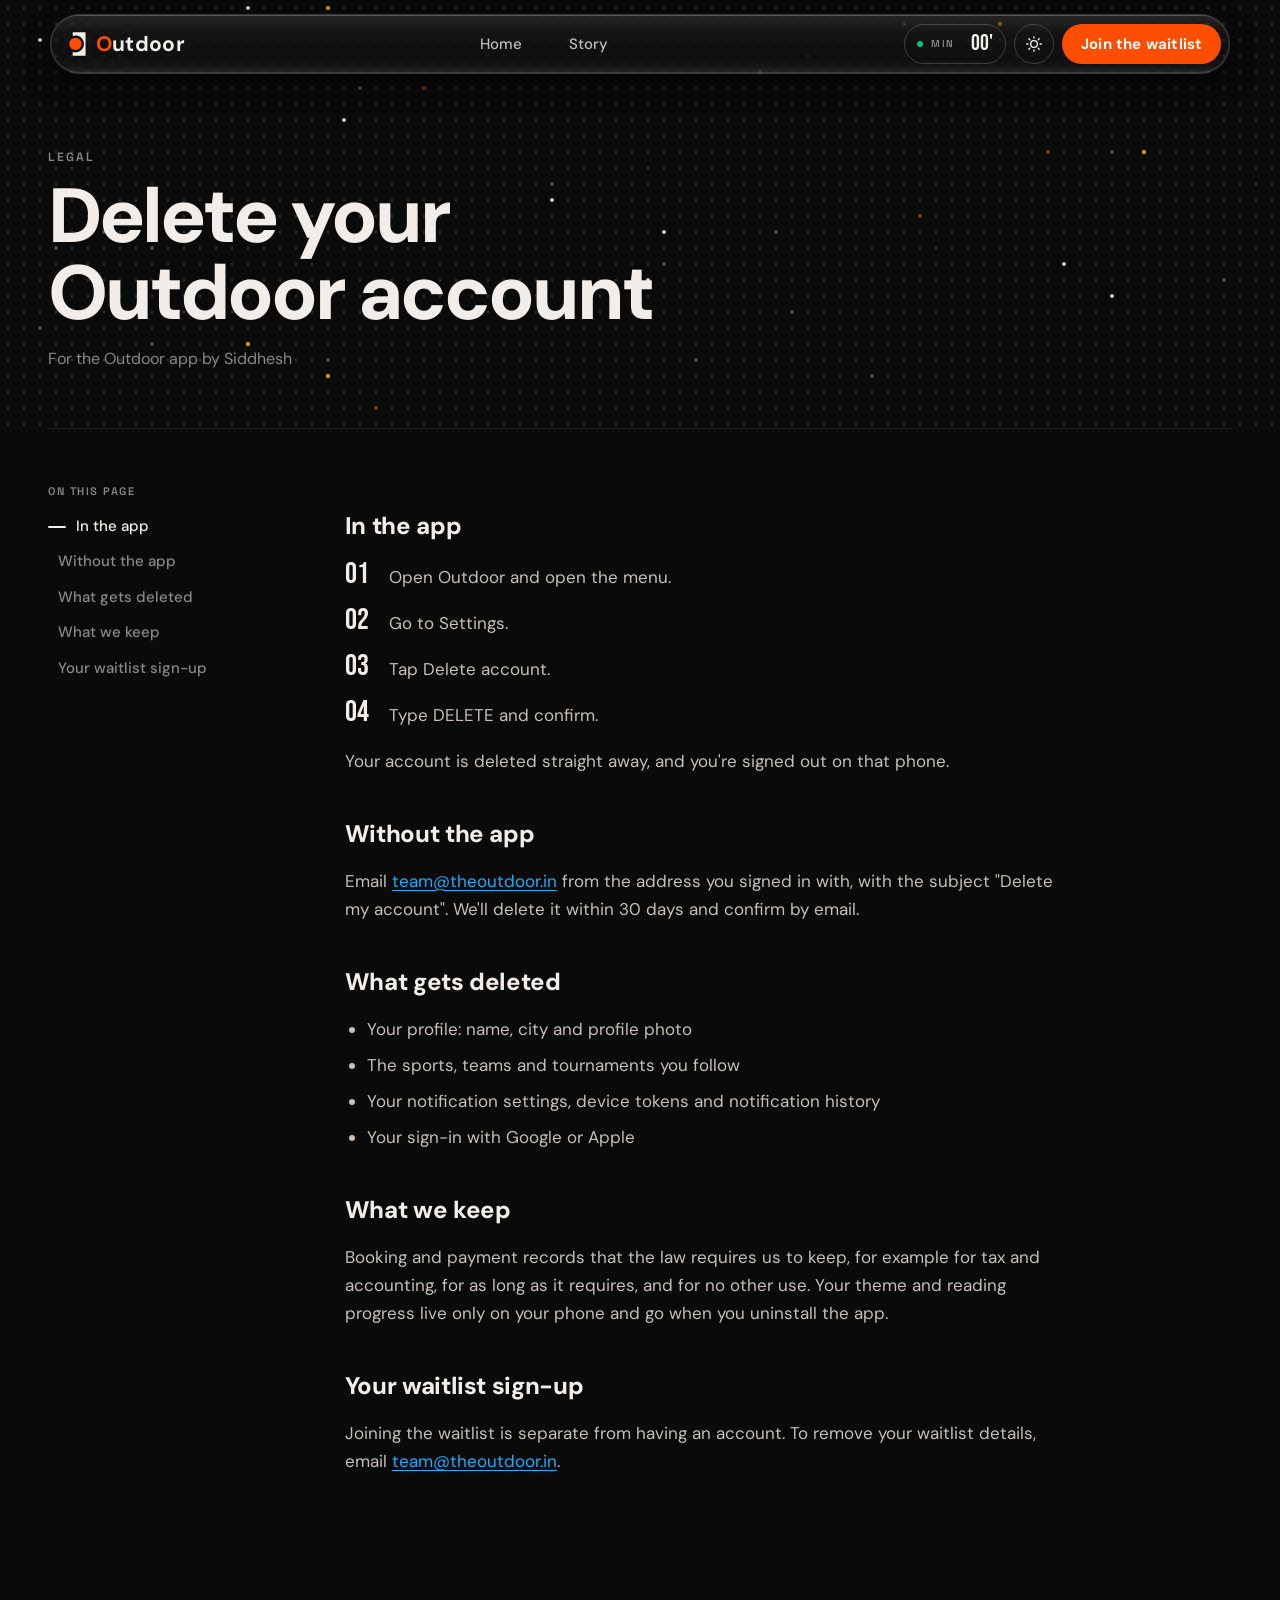
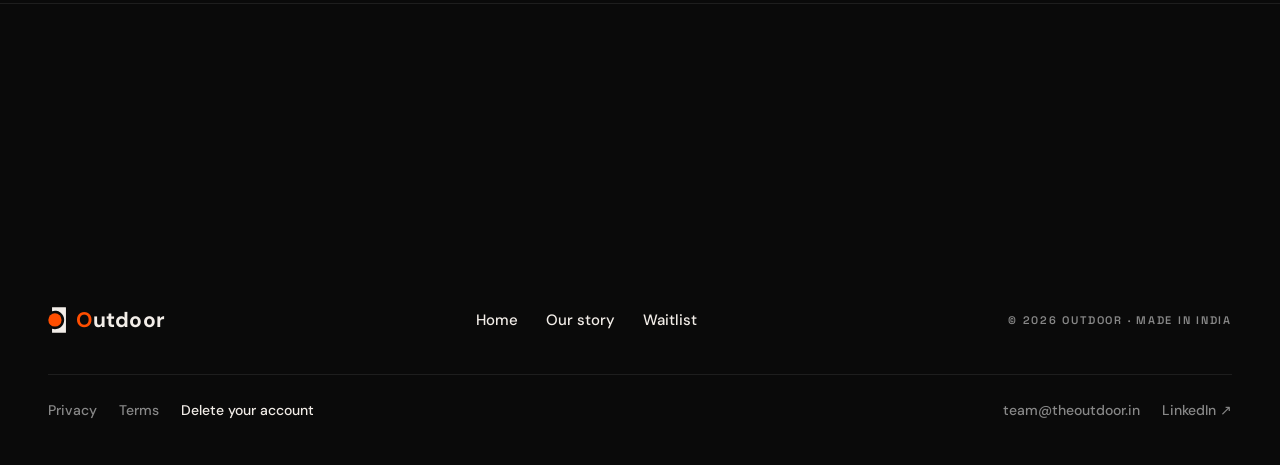
<file: delete-account.html>
<!DOCTYPE html>
<html lang="en-IN" data-theme="dark">
<head>
  <meta charset="UTF-8">
  <meta name="viewport" content="width=device-width, initial-scale=1, viewport-fit=cover">
  <title>Delete your account · Outdoor</title>
  <meta name="description" content="How to delete your Outdoor account, and what gets deleted.">
  <link rel="canonical" href="https://www.theoutdoor.in/delete-account.html">
  <meta name="theme-color" content="#0A0A0A">
  <link rel="icon" href="favicon.svg" type="image/svg+xml">
  <link rel="icon" href="assets/images/icons/favicon-48.png" sizes="48x48" type="image/png">
  <link rel="apple-touch-icon" href="assets/images/icons/apple-touch-icon.png">
  <script>
    (function () {
      var d = document.documentElement, t = 'dark', rm = false;
      try { var s = localStorage.getItem('outdoor-theme'); if (s === 'light' || s === 'dark') t = s; } catch (e) {}
      d.setAttribute('data-theme', t);
      d.className += ' js';
      try { rm = matchMedia('(prefers-reduced-motion: reduce)').matches; } catch (e) {}
      try { if (!rm && sessionStorage.getItem('outdoor-nav') === '1') d.className += ' nav-in'; } catch (e) {}
    })();
  </script>
  <link rel="stylesheet" href="css/tokens.css">
  <link rel="stylesheet" href="css/base.css">
  <link rel="stylesheet" href="css/pages.css">
  <script type="module" src="js/legal.js"></script>
</head>
<body>
<a class="skip" href="#main">Skip to content</a>

<div class="pt" aria-hidden="true">
  <span class="pt-lane" style="--i:0;--c:#FF4E00"></span><span class="pt-lane" style="--i:1;--c:#F7B300"></span><span class="pt-lane" style="--i:2;--c:#06C27A"></span><span class="pt-lane" style="--i:3;--c:#1EAEFF"></span><span class="pt-lane" style="--i:4;--c:#FF3B3B"></span><span class="pt-lane" style="--i:5;--c:#6C3FC4"></span>
  <div class="pt-label">
    <svg class="glyph" viewBox="78 36 302 430"><path d="M145 40H369a6 6 0 0 1 6 6V456a6 6 0 0 1-6 6H145V394A152 152 0 1 0 145 106Z" fill="currentColor"/><circle cx="193" cy="250" r="110" fill="#FF4E00"/></svg>
    <span class="pt-kicker">NOW ENTERING</span>
    <span class="pt-dest">DELETE ACCOUNT</span>
  </div>
</div>

<div class="field" aria-hidden="true"></div>

<header class="hdr">
  <div class="hdr-pane">
    <a class="brand" href="./" data-cur="HOME" aria-label="Outdoor, home">
      <svg class="glyph" viewBox="78 36 302 430" aria-hidden="true"><path d="M145 40H369a6 6 0 0 1 6 6V456a6 6 0 0 1-6 6H145V394A152 152 0 1 0 145 106Z" fill="currentColor"/><circle cx="193" cy="250" r="110" fill="#FF4E00"/></svg>
      <span class="wordmark"><span class="o">O</span>utdoor</span>
    </a>
    <nav class="hdr-nav" aria-label="Main" data-cap="-1" style="--cap:0">
      <span class="hdr-cap" aria-hidden="true"></span>
      <a href="./">Home</a>
      <a href="story.html">Story</a>
    </nav>
    <div class="hdr-end">
      <span class="hdr-clock" title="Match minute: how far down the page you are"><span class="live-dot" aria-hidden="true"></span><span class="lbl">MIN</span><span class="min" data-clock>00'</span></span>
      <button class="theme-btn" type="button" data-theme-toggle data-cur="LIGHT" aria-label="Switch to light theme">
        <svg class="ic sun" viewBox="0 0 24 24" fill="none" stroke="currentColor" stroke-width="2" stroke-linecap="round" stroke-linejoin="round" aria-hidden="true"><circle cx="12" cy="12" r="5"/><path d="M12 1v2M12 21v2M4.22 4.22l1.42 1.42M18.36 18.36l1.42 1.42M1 12h2M21 12h2M4.22 19.78l1.42-1.42M18.36 5.64l1.42-1.42"/></svg>
        <svg class="ic moon" viewBox="0 0 24 24" fill="none" stroke="currentColor" stroke-width="2" stroke-linecap="round" stroke-linejoin="round" aria-hidden="true"><path d="M21 12.79A9 9 0 1 1 11.21 3 7 7 0 0 0 21 12.79z"/></svg>
      </button>
      <span data-mag><a class="btn btn-primary btn-nav" href="waitlist.html" data-cta="join" data-cur="JOIN"><span class="cta-full">Join the waitlist</span><span class="cta-short">Join</span></a></span>
    </div>
  </div>
</header>

<main id="main">
  <section class="legal-top" data-field-zone>
    <div class="wrap">
      <header class="legal-head">
        <p class="kicker" data-rv="0">Legal</p>
        <h1 data-rv="1" data-rvy="30">Delete your Outdoor account</h1>
        <p class="legal-updated" data-rv="2">For the Outdoor app by Siddhesh</p>
      </header>
    </div>
  </section>

  <section class="legal-main" aria-label="Delete your Outdoor account">
    <div class="wrap legal-grid">
      <nav class="toc" aria-label="On this page" data-toc><p class="toc-title">On this page</p></nav>
      <div class="legal-body" data-legal>
        <h2 id="in-the-app">In the app</h2>
        <ol class="legal-steps">
          <li>Open Outdoor and open the menu.</li>
          <li>Go to Settings.</li>
          <li>Tap Delete account.</li>
          <li>Type DELETE and confirm.</li>
        </ol>
        <p>Your account is deleted straight away, and you're signed out on that phone.</p>

        <h2 id="without-the-app">Without the app</h2>
        <p>Email <a data-email href="mailto:team@theoutdoor.in">team@theoutdoor.in</a> from the address you signed in with, with the subject "Delete my account". We'll delete it within 30 days and confirm by email.</p>

        <h2 id="what-goes">What gets deleted</h2>
        <ul>
          <li>Your profile: name, city and profile photo</li>
          <li>The sports, teams and tournaments you follow</li>
          <li>Your notification settings, device tokens and notification history</li>
          <li>Your sign-in with Google or Apple</li>
        </ul>

        <h2 id="what-stays">What we keep</h2>
        <p>Booking and payment records that the law requires us to keep, for example for tax and accounting, for as long as it requires, and for no other use. Your theme and reading progress live only on your phone and go when you uninstall the app.</p>

        <h2 id="waitlist">Your waitlist sign-up</h2>
        <p>Joining the waitlist is separate from having an account. To remove your waitlist details, email <a data-email href="mailto:team@theoutdoor.in">team@theoutdoor.in</a>.</p>
      </div>
    </div>
  </section>
</main>

<footer class="ftr">
  <div class="wrap ftr-in">
    <p class="ftr-script" data-script>Let's get out humans</p>
    <div class="ftr-row">
      <a class="brand" href="./" aria-label="Outdoor, home">
        <svg class="glyph" viewBox="78 36 302 430" aria-hidden="true"><path d="M145 40H369a6 6 0 0 1 6 6V456a6 6 0 0 1-6 6H145V394A152 152 0 1 0 145 106Z" fill="currentColor"/><circle cx="193" cy="250" r="110" fill="#FF4E00"/></svg>
        <span class="wordmark"><span class="o">O</span>utdoor</span>
      </a>
      <nav class="ftr-nav" aria-label="Footer">
        <a href="./">Home</a>
        <a href="story.html">Our story</a>
        <a href="waitlist.html" data-cta="join" data-cta-store="Get the app">Waitlist</a>
      </nav>
      <span class="ftr-copy">© <span data-year>2026</span> OUTDOOR · MADE IN INDIA</span>
    </div>
    <div class="ftr-legal">
      <nav aria-label="Legal"><a href="privacy.html">Privacy</a><a href="terms.html">Terms</a><a href="delete-account.html" aria-current="page">Delete your account</a></nav>
      <span class="contact"><a data-email href="mailto:team@theoutdoor.in">team@theoutdoor.in</a><a data-social="linkedin" href="https://www.linkedin.com/company/theoutdoor/" target="_blank" rel="noopener">LinkedIn ↗</a></span>
    </div>
  </div>
</footer>

</body>
</html>
</file>
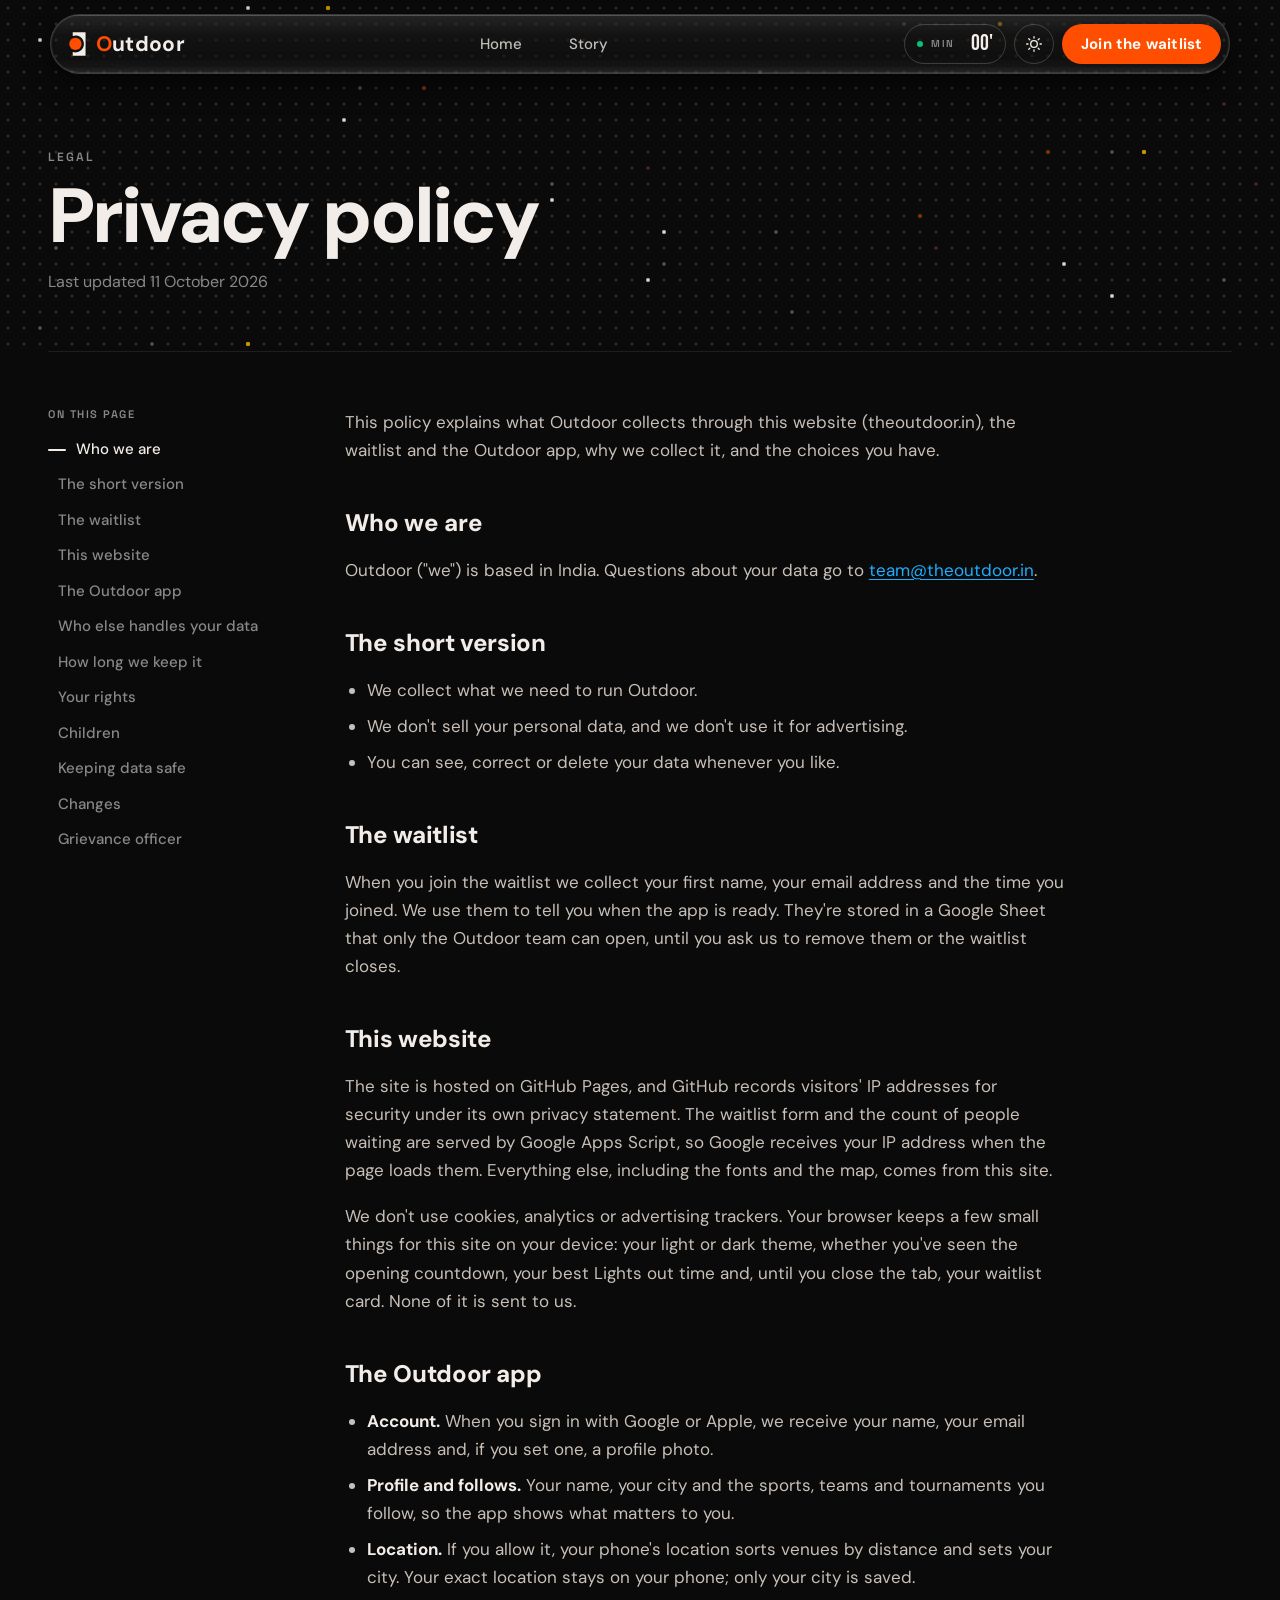
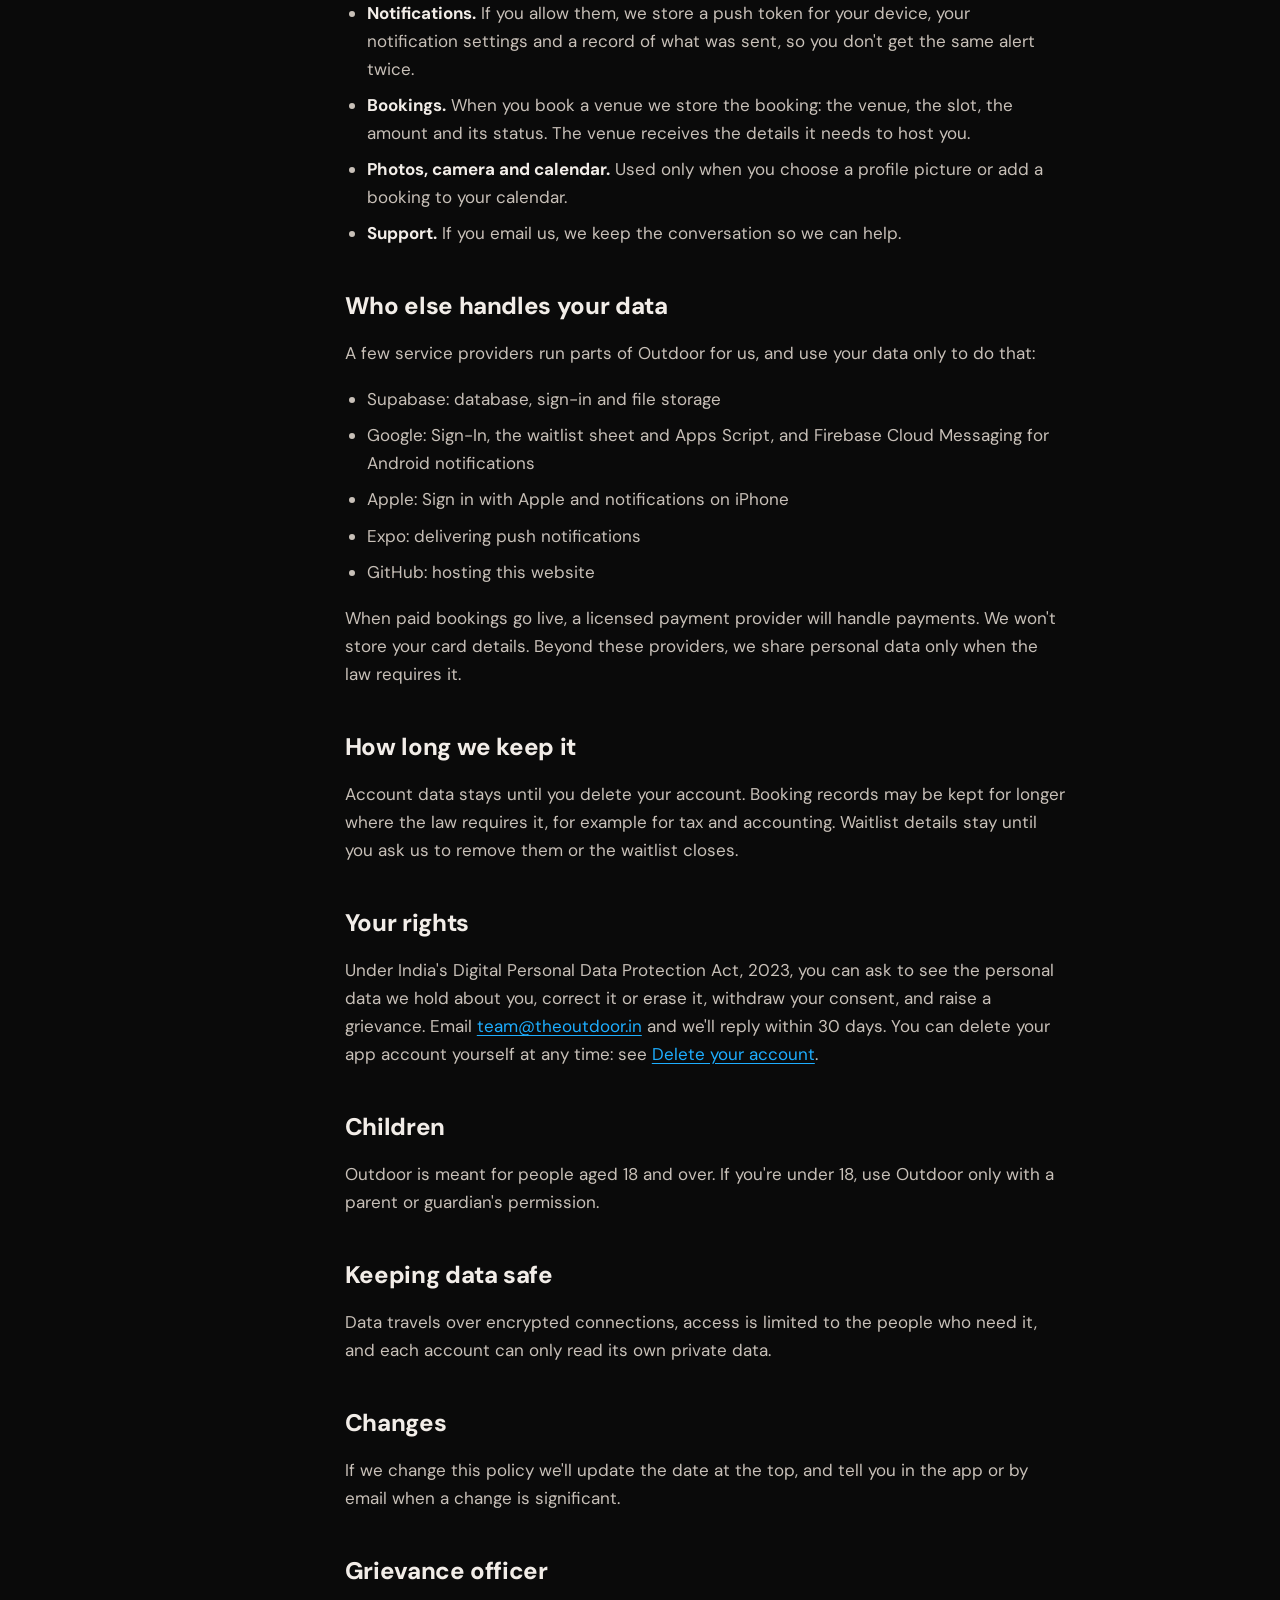
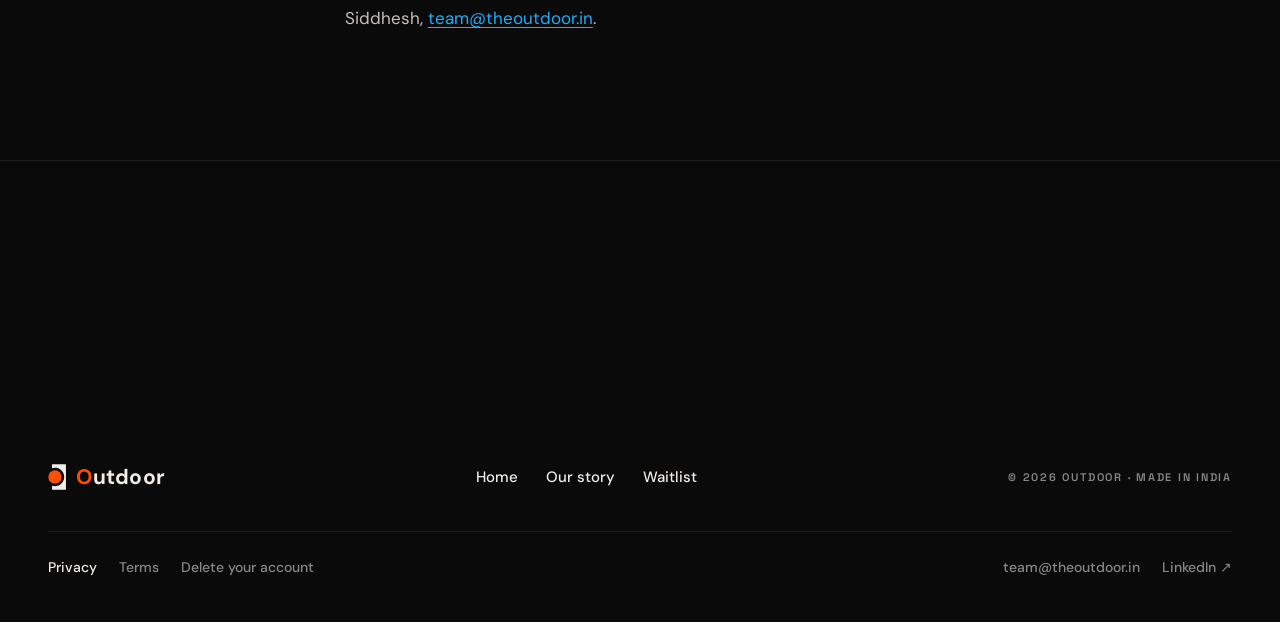
<file: privacy.html>
<!DOCTYPE html>
<html lang="en-IN" data-theme="dark">
<head>
  <meta charset="UTF-8">
  <meta name="viewport" content="width=device-width, initial-scale=1, viewport-fit=cover">
  <title>Privacy policy · Outdoor</title>
  <meta name="description" content="What Outdoor collects through its website, waitlist and app, why, and the choices you have.">
  <link rel="canonical" href="https://www.theoutdoor.in/privacy.html">
  <meta name="theme-color" content="#0A0A0A">
  <link rel="icon" href="favicon.svg" type="image/svg+xml">
  <link rel="icon" href="assets/images/icons/favicon-48.png" sizes="48x48" type="image/png">
  <link rel="apple-touch-icon" href="assets/images/icons/apple-touch-icon.png">
  <script>
    (function () {
      var d = document.documentElement, t = 'dark', rm = false;
      try { var s = localStorage.getItem('outdoor-theme'); if (s === 'light' || s === 'dark') t = s; } catch (e) {}
      d.setAttribute('data-theme', t);
      d.className += ' js';
      try { rm = matchMedia('(prefers-reduced-motion: reduce)').matches; } catch (e) {}
      try { if (!rm && sessionStorage.getItem('outdoor-nav') === '1') d.className += ' nav-in'; } catch (e) {}
    })();
  </script>
  <link rel="stylesheet" href="css/tokens.css">
  <link rel="stylesheet" href="css/base.css">
  <link rel="stylesheet" href="css/pages.css">
  <script type="module" src="js/legal.js"></script>
</head>
<body>
<a class="skip" href="#main">Skip to content</a>

<div class="pt" aria-hidden="true">
  <span class="pt-lane" style="--i:0;--c:#FF4E00"></span><span class="pt-lane" style="--i:1;--c:#F7B300"></span><span class="pt-lane" style="--i:2;--c:#06C27A"></span><span class="pt-lane" style="--i:3;--c:#1EAEFF"></span><span class="pt-lane" style="--i:4;--c:#FF3B3B"></span><span class="pt-lane" style="--i:5;--c:#6C3FC4"></span>
  <div class="pt-label">
    <svg class="glyph" viewBox="78 36 302 430"><path d="M145 40H369a6 6 0 0 1 6 6V456a6 6 0 0 1-6 6H145V394A152 152 0 1 0 145 106Z" fill="currentColor"/><circle cx="193" cy="250" r="110" fill="#FF4E00"/></svg>
    <span class="pt-kicker">NOW ENTERING</span>
    <span class="pt-dest">PRIVACY</span>
  </div>
</div>

<div class="field" aria-hidden="true"></div>

<header class="hdr">
  <div class="hdr-pane">
    <a class="brand" href="./" data-cur="HOME" aria-label="Outdoor, home">
      <svg class="glyph" viewBox="78 36 302 430" aria-hidden="true"><path d="M145 40H369a6 6 0 0 1 6 6V456a6 6 0 0 1-6 6H145V394A152 152 0 1 0 145 106Z" fill="currentColor"/><circle cx="193" cy="250" r="110" fill="#FF4E00"/></svg>
      <span class="wordmark"><span class="o">O</span>utdoor</span>
    </a>
    <nav class="hdr-nav" aria-label="Main" data-cap="-1" style="--cap:0">
      <span class="hdr-cap" aria-hidden="true"></span>
      <a href="./">Home</a>
      <a href="story.html">Story</a>
    </nav>
    <div class="hdr-end">
      <span class="hdr-clock" title="Match minute: how far down the page you are"><span class="live-dot" aria-hidden="true"></span><span class="lbl">MIN</span><span class="min" data-clock>00'</span></span>
      <button class="theme-btn" type="button" data-theme-toggle data-cur="LIGHT" aria-label="Switch to light theme">
        <svg class="ic sun" viewBox="0 0 24 24" fill="none" stroke="currentColor" stroke-width="2" stroke-linecap="round" stroke-linejoin="round" aria-hidden="true"><circle cx="12" cy="12" r="5"/><path d="M12 1v2M12 21v2M4.22 4.22l1.42 1.42M18.36 18.36l1.42 1.42M1 12h2M21 12h2M4.22 19.78l1.42-1.42M18.36 5.64l1.42-1.42"/></svg>
        <svg class="ic moon" viewBox="0 0 24 24" fill="none" stroke="currentColor" stroke-width="2" stroke-linecap="round" stroke-linejoin="round" aria-hidden="true"><path d="M21 12.79A9 9 0 1 1 11.21 3 7 7 0 0 0 21 12.79z"/></svg>
      </button>
      <span data-mag><a class="btn btn-primary btn-nav" href="waitlist.html" data-cta="join" data-cur="JOIN"><span class="cta-full">Join the waitlist</span><span class="cta-short">Join</span></a></span>
    </div>
  </div>
</header>

<main id="main">
  <section class="legal-top" data-field-zone>
    <div class="wrap">
      <header class="legal-head">
        <p class="kicker" data-rv="0">Legal</p>
        <h1 data-rv="1" data-rvy="30">Privacy policy</h1>
        <p class="legal-updated" data-rv="2">Last updated 11 October 2026</p>
      </header>
    </div>
  </section>

  <section class="legal-main" aria-label="Privacy policy">
    <div class="wrap legal-grid">
      <nav class="toc" aria-label="On this page" data-toc><p class="toc-title">On this page</p></nav>
      <div class="legal-body" data-legal>
        <p class="legal-intro">This policy explains what Outdoor collects through this website (theoutdoor.in), the waitlist and the Outdoor app, why we collect it, and the choices you have.</p>

        <h2 id="who-we-are">Who we are</h2>
        <!-- TODO(founder): once Outdoor is registered, add the company's legal name and registered address here. -->
        <p>Outdoor ("we") is based in India. Questions about your data go to <a data-email href="mailto:team@theoutdoor.in">team@theoutdoor.in</a>.</p>

        <h2 id="short-version">The short version</h2>
        <ul>
          <li>We collect what we need to run Outdoor.</li>
          <li>We don't sell your personal data, and we don't use it for advertising.</li>
          <li>You can see, correct or delete your data whenever you like.</li>
        </ul>

        <h2 id="waitlist">The waitlist</h2>
        <p>When you join the waitlist we collect your first name, your email address and the time you joined. We use them to tell you when the app is ready. They're stored in a Google Sheet that only the Outdoor team can open, until you ask us to remove them or the waitlist closes.</p>

        <h2 id="website">This website</h2>
        <p>The site is hosted on GitHub Pages, and GitHub records visitors' IP addresses for security under its own privacy statement. The waitlist form and the count of people waiting are served by Google Apps Script, so Google receives your IP address when the page loads them. Everything else, including the fonts and the map, comes from this site.</p>
        <p>We don't use cookies, analytics or advertising trackers. Your browser keeps a few small things for this site on your device: your light or dark theme, whether you've seen the opening countdown, your best Lights out time and, until you close the tab, your waitlist card. None of it is sent to us.</p>

        <h2 id="app">The Outdoor app</h2>
        <ul>
          <li><strong>Account.</strong> When you sign in with Google or Apple, we receive your name, your email address and, if you set one, a profile photo.</li>
          <li><strong>Profile and follows.</strong> Your name, your city and the sports, teams and tournaments you follow, so the app shows what matters to you.</li>
          <li><strong>Location.</strong> If you allow it, your phone's location sorts venues by distance and sets your city. Your exact location stays on your phone; only your city is saved.</li>
          <li><strong>Notifications.</strong> If you allow them, we store a push token for your device, your notification settings and a record of what was sent, so you don't get the same alert twice.</li>
          <li><strong>Bookings.</strong> When you book a venue we store the booking: the venue, the slot, the amount and its status. The venue receives the details it needs to host you.</li>
          <li><strong>Photos, camera and calendar.</strong> Used only when you choose a profile picture or add a booking to your calendar.</li>
          <li><strong>Support.</strong> If you email us, we keep the conversation so we can help.</li>
        </ul>

        <h2 id="providers">Who else handles your data</h2>
        <p>A few service providers run parts of Outdoor for us, and use your data only to do that:</p>
        <ul>
          <li>Supabase: database, sign-in and file storage</li>
          <li>Google: Sign-In, the waitlist sheet and Apps Script, and Firebase Cloud Messaging for Android notifications</li>
          <li>Apple: Sign in with Apple and notifications on iPhone</li>
          <li>Expo: delivering push notifications</li>
          <li>GitHub: hosting this website</li>
        </ul>
        <p>When paid bookings go live, a licensed payment provider will handle payments. We won't store your card details. Beyond these providers, we share personal data only when the law requires it.</p>

        <h2 id="retention">How long we keep it</h2>
        <p>Account data stays until you delete your account. Booking records may be kept for longer where the law requires it, for example for tax and accounting. Waitlist details stay until you ask us to remove them or the waitlist closes.</p>

        <h2 id="rights">Your rights</h2>
        <p>Under India's Digital Personal Data Protection Act, 2023, you can ask to see the personal data we hold about you, correct it or erase it, withdraw your consent, and raise a grievance. Email <a data-email href="mailto:team@theoutdoor.in">team@theoutdoor.in</a> and we'll reply within 30 days. You can delete your app account yourself at any time: see <a href="delete-account.html">Delete your account</a>.</p>

        <h2 id="children">Children</h2>
        <p>Outdoor is meant for people aged 18 and over. If you're under 18, use Outdoor only with a parent or guardian's permission.</p>

        <h2 id="security">Keeping data safe</h2>
        <p>Data travels over encrypted connections, access is limited to the people who need it, and each account can only read its own private data.</p>

        <h2 id="changes">Changes</h2>
        <p>If we change this policy we'll update the date at the top, and tell you in the app or by email when a change is significant.</p>

        <h2 id="grievance">Grievance officer</h2>
        <p>Siddhesh, <a data-email href="mailto:team@theoutdoor.in">team@theoutdoor.in</a>.</p>
      </div>
    </div>
  </section>
</main>

<footer class="ftr">
  <div class="wrap ftr-in">
    <p class="ftr-script" data-script>Let's get out humans</p>
    <div class="ftr-row">
      <a class="brand" href="./" aria-label="Outdoor, home">
        <svg class="glyph" viewBox="78 36 302 430" aria-hidden="true"><path d="M145 40H369a6 6 0 0 1 6 6V456a6 6 0 0 1-6 6H145V394A152 152 0 1 0 145 106Z" fill="currentColor"/><circle cx="193" cy="250" r="110" fill="#FF4E00"/></svg>
        <span class="wordmark"><span class="o">O</span>utdoor</span>
      </a>
      <nav class="ftr-nav" aria-label="Footer">
        <a href="./">Home</a>
        <a href="story.html">Our story</a>
        <a href="waitlist.html" data-cta="join" data-cta-store="Get the app">Waitlist</a>
      </nav>
      <span class="ftr-copy">© <span data-year>2026</span> OUTDOOR · MADE IN INDIA</span>
    </div>
    <div class="ftr-legal">
      <nav aria-label="Legal"><a href="privacy.html" aria-current="page">Privacy</a><a href="terms.html">Terms</a><a href="delete-account.html">Delete your account</a></nav>
      <span class="contact"><a data-email href="mailto:team@theoutdoor.in">team@theoutdoor.in</a><a data-social="linkedin" href="https://www.linkedin.com/company/theoutdoor/" target="_blank" rel="noopener">LinkedIn ↗</a></span>
    </div>
  </div>
</footer>

</body>
</html>
</file>
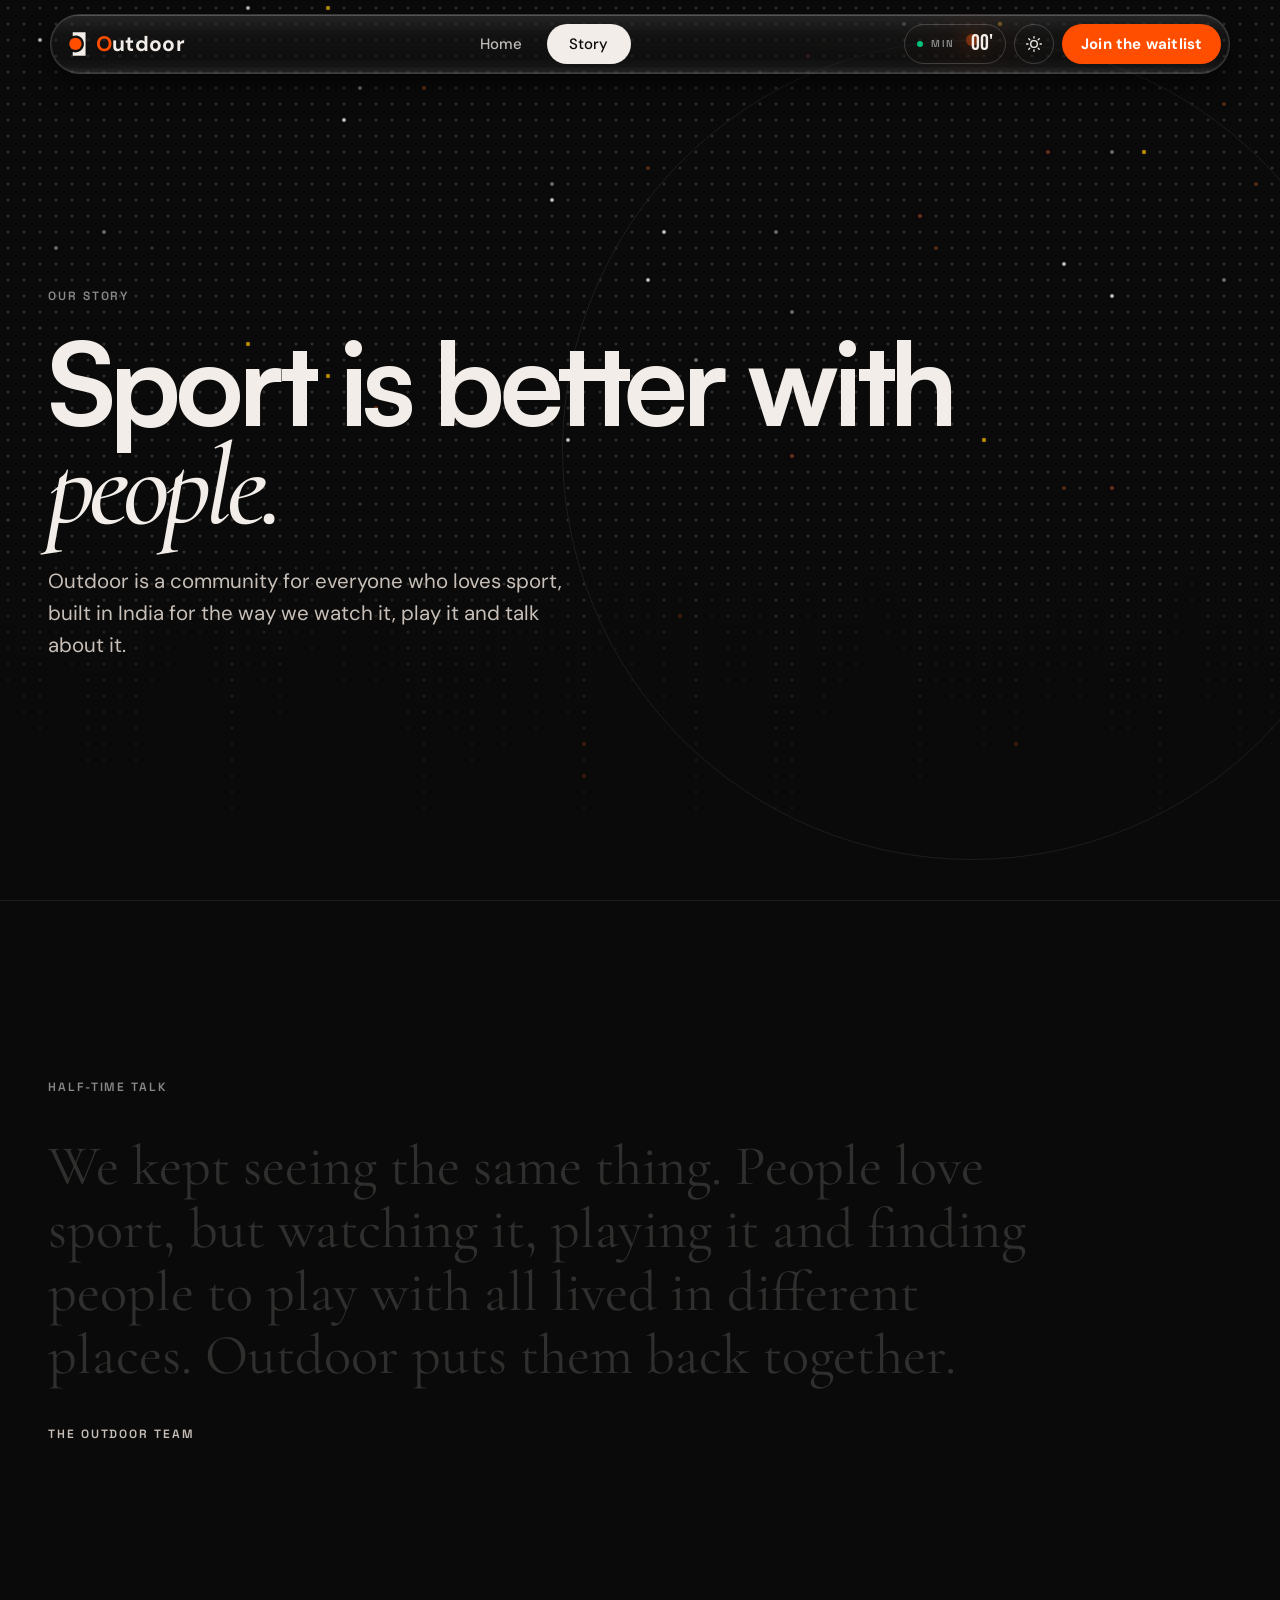
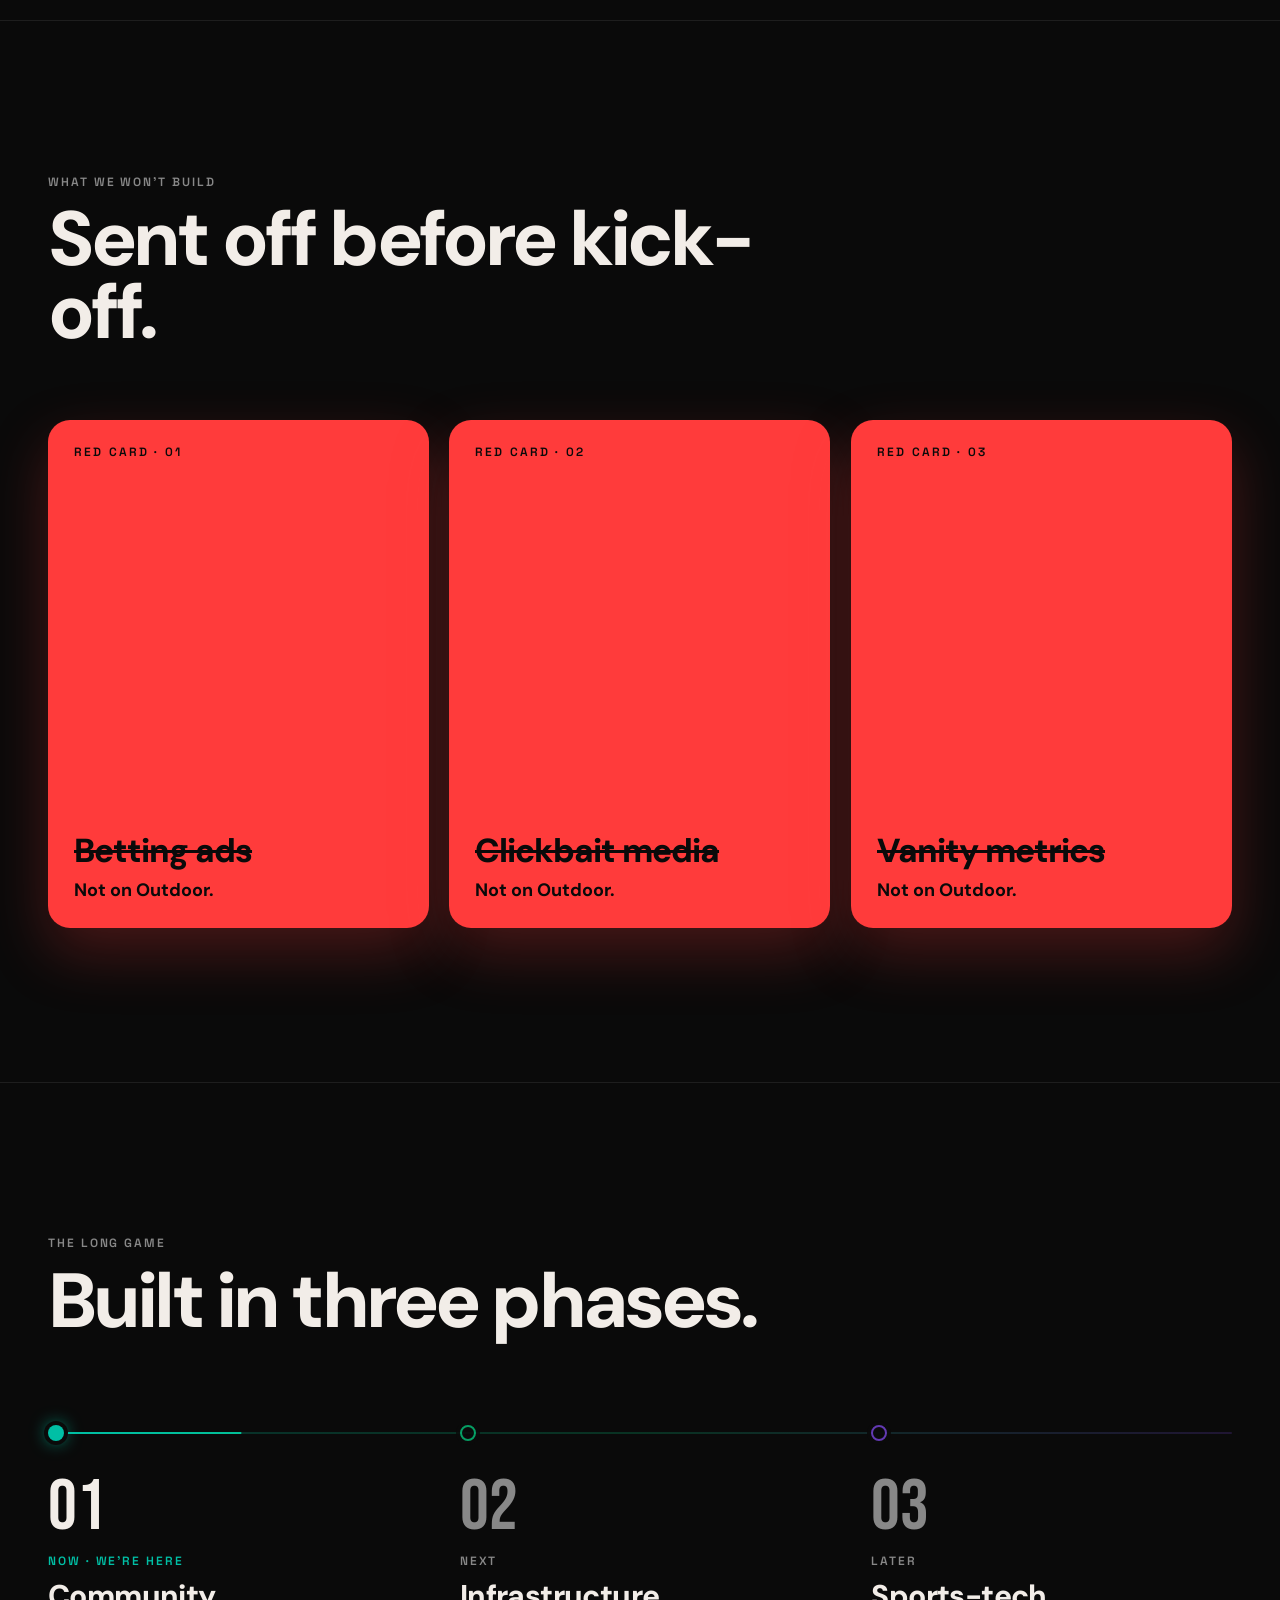
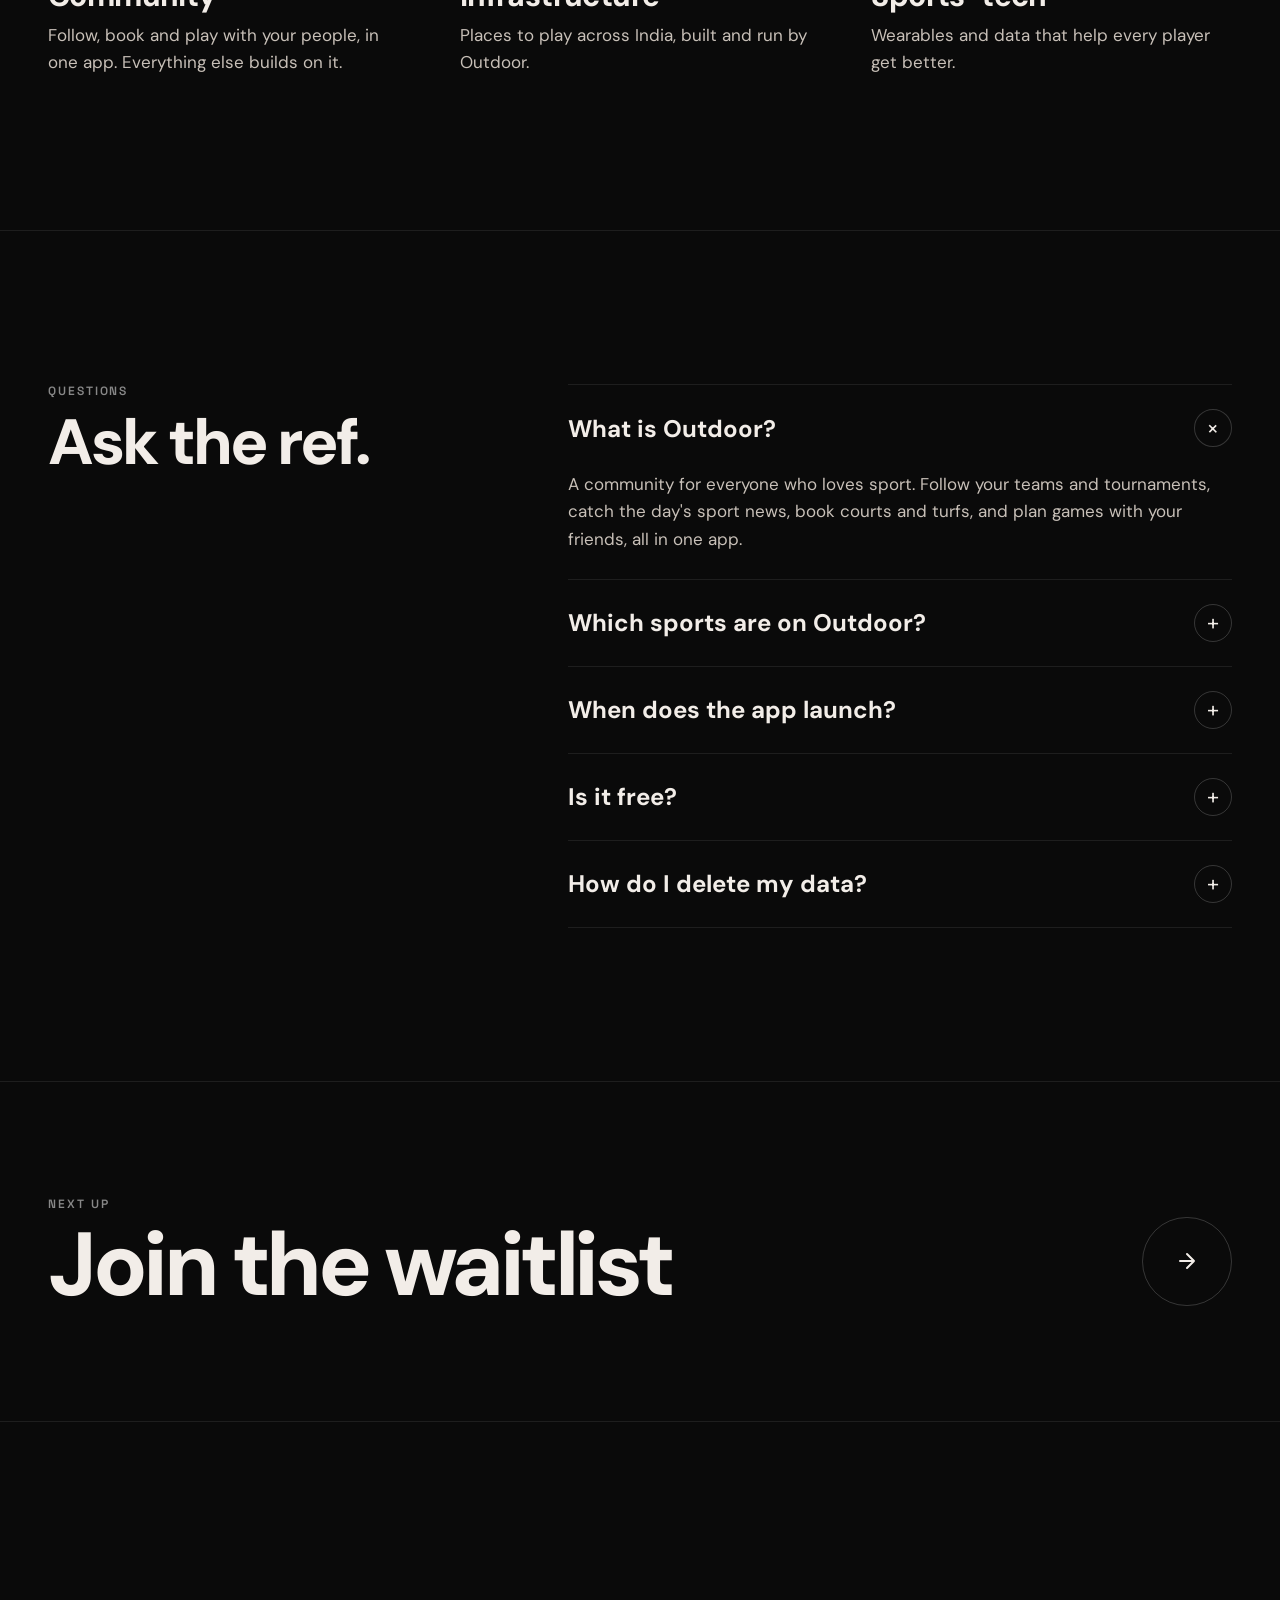
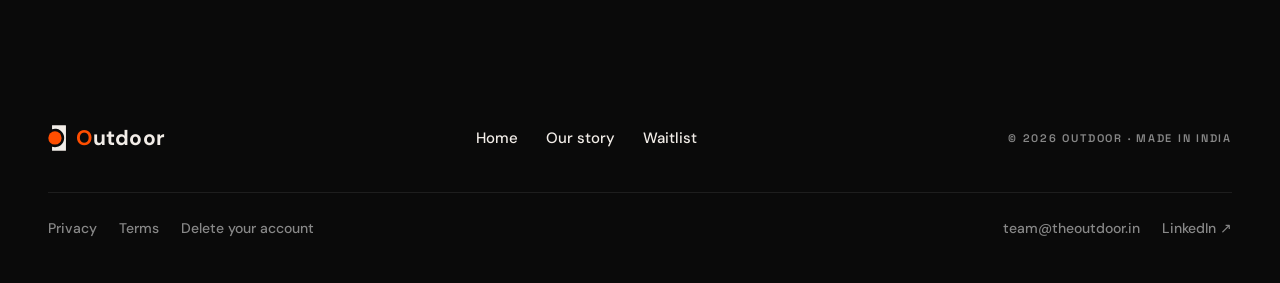
<file: story.html>
<!DOCTYPE html>
<html lang="en-IN" data-theme="dark">
<head>
  <meta charset="UTF-8">
  <meta name="viewport" content="width=device-width, initial-scale=1, viewport-fit=cover">
  <title>Our story · Outdoor</title>
  <meta name="description" content="Sport is better with people. Why we're building Outdoor, what we won't build, and where it goes next.">
  <link rel="canonical" href="https://www.theoutdoor.in/story.html">
  <meta name="theme-color" content="#0A0A0A">
  <meta property="og:type" content="website">
  <meta property="og:site_name" content="Outdoor">
  <meta property="og:title" content="Our story · Outdoor">
  <meta property="og:description" content="Sport is better with people. Why we're building Outdoor.">
  <meta property="og:url" content="https://www.theoutdoor.in/story.html">
  <meta property="og:image" content="https://www.theoutdoor.in/assets/images/og/outdoor-og.png">
  <meta property="og:image:width" content="1200">
  <meta property="og:image:height" content="630">
  <meta name="twitter:card" content="summary_large_image">
  <link rel="icon" href="favicon.svg" type="image/svg+xml">
  <link rel="icon" href="assets/images/icons/favicon-48.png" sizes="48x48" type="image/png">
  <link rel="apple-touch-icon" href="assets/images/icons/apple-touch-icon.png">
  <link rel="manifest" href="site.webmanifest">
  <link rel="preload" href="assets/fonts/Satoshi-Bold.woff2" as="font" type="font/woff2" crossorigin>
  <link rel="preload" href="assets/fonts/CormorantGaramond-MediumItalic.woff2" as="font" type="font/woff2" crossorigin>
  <script>
    (function () {
      var d = document.documentElement, t = 'dark', rm = false;
      try { var s = localStorage.getItem('outdoor-theme'); if (s === 'light' || s === 'dark') t = s; } catch (e) {}
      d.setAttribute('data-theme', t);
      d.className += ' js';
      try { rm = matchMedia('(prefers-reduced-motion: reduce)').matches; } catch (e) {}
      try { if (!rm && sessionStorage.getItem('outdoor-nav') === '1') d.className += ' nav-in'; } catch (e) {}
    })();
  </script>
  <link rel="stylesheet" href="css/tokens.css">
  <link rel="stylesheet" href="css/base.css">
  <link rel="stylesheet" href="css/story.css">
  <link rel="modulepreload" href="js/site.js">
  <link rel="modulepreload" href="js/motion.js">
  <link rel="modulepreload" href="js/field.js">
  <script type="module" src="js/story.js"></script>
</head>
<body>
<a class="skip" href="#main">Skip to content</a>

<div class="pt" aria-hidden="true">
  <span class="pt-lane" style="--i:0;--c:#FF4E00"></span><span class="pt-lane" style="--i:1;--c:#F7B300"></span><span class="pt-lane" style="--i:2;--c:#06C27A"></span><span class="pt-lane" style="--i:3;--c:#1EAEFF"></span><span class="pt-lane" style="--i:4;--c:#FF3B3B"></span><span class="pt-lane" style="--i:5;--c:#6C3FC4"></span>
  <div class="pt-label">
    <svg class="glyph" viewBox="78 36 302 430"><path d="M145 40H369a6 6 0 0 1 6 6V456a6 6 0 0 1-6 6H145V394A152 152 0 1 0 145 106Z" fill="currentColor"/><circle cx="193" cy="250" r="110" fill="#FF4E00"/></svg>
    <span class="pt-kicker">NOW ENTERING</span>
    <span class="pt-dest">OUR STORY</span>
  </div>
</div>

<div class="field" aria-hidden="true"></div>

<header class="hdr">
  <div class="hdr-pane">
    <a class="brand" href="./" data-cur="HOME" aria-label="Outdoor, home">
      <svg class="glyph" viewBox="78 36 302 430" aria-hidden="true"><path d="M145 40H369a6 6 0 0 1 6 6V456a6 6 0 0 1-6 6H145V394A152 152 0 1 0 145 106Z" fill="currentColor"/><circle cx="193" cy="250" r="110" fill="#FF4E00"/></svg>
      <span class="wordmark"><span class="o">O</span>utdoor</span>
    </a>
    <nav class="hdr-nav" aria-label="Main" data-cap="1" style="--cap:1">
      <span class="hdr-cap" aria-hidden="true"></span>
      <a href="./">Home</a>
      <a href="story.html" class="is-current" aria-current="page">Story</a>
    </nav>
    <div class="hdr-end">
      <span class="hdr-clock" title="Match minute: how far down the page you are"><span class="live-dot" aria-hidden="true"></span><span class="lbl">MIN</span><span class="min" data-clock>00'</span></span>
      <button class="theme-btn" type="button" data-theme-toggle data-cur="LIGHT" aria-label="Switch to light theme">
        <svg class="ic sun" viewBox="0 0 24 24" fill="none" stroke="currentColor" stroke-width="2" stroke-linecap="round" stroke-linejoin="round" aria-hidden="true"><circle cx="12" cy="12" r="5"/><path d="M12 1v2M12 21v2M4.22 4.22l1.42 1.42M18.36 18.36l1.42 1.42M1 12h2M21 12h2M4.22 19.78l1.42-1.42M18.36 5.64l1.42-1.42"/></svg>
        <svg class="ic moon" viewBox="0 0 24 24" fill="none" stroke="currentColor" stroke-width="2" stroke-linecap="round" stroke-linejoin="round" aria-hidden="true"><path d="M21 12.79A9 9 0 1 1 11.21 3 7 7 0 0 0 21 12.79z"/></svg>
      </button>
      <span data-mag><a class="btn btn-primary btn-nav" href="waitlist.html" data-cta="join" data-cur="JOIN"><span class="cta-full">Join the waitlist</span><span class="cta-short">Join</span></a></span>
    </div>
  </div>
</header>

<main id="main">

  <!-- ═══ OPENER ═══ -->
  <section class="s-hero" data-field-zone aria-labelledby="story-title">
    <span class="orbit-ring" aria-hidden="true"></span>
    <span class="orbit" aria-hidden="true"><span class="orbit-dot"></span></span>
    <div class="wrap s-hero-in">
      <p class="kicker" data-rv="0">Our story</p>
      <h1 class="s-title" id="story-title">
        <span data-rv="1" data-rvy="80">Sport</span> <span data-rv="2" data-rvy="80">is</span> <span data-rv="3" data-rvy="80">better</span> <span data-rv="4" data-rvy="80">with</span> <span class="serif" data-rv="5" data-rvy="80">people.</span>
      </h1>
      <p class="lead s-lead" data-rv="6">Outdoor is a community for everyone who loves sport, built in India for the way we watch it, play it and talk about it.</p>
    </div>
  </section>

  <!-- ═══ HALF-TIME TALK ═══ -->
  <section class="talk" data-quote aria-labelledby="talk-title">
    <div class="wrap talk-in">
      <p class="kicker" id="talk-title">Half-time talk</p>
      <blockquote class="talk-quote">
        <p><span data-w>We</span> <span data-w>kept</span> <span data-w>seeing</span> <span data-w>the</span> <span data-w>same</span> <span data-w>thing.</span> <span data-w>People</span> <span data-w>love</span> <span data-w>sport,</span> <span data-w>but</span> <span data-w>watching</span> <span data-w>it,</span> <span data-w>playing</span> <span data-w>it</span> <span data-w>and</span> <span data-w>finding</span> <span data-w>people</span> <span data-w>to</span> <span data-w>play</span> <span data-w>with</span> <span data-w>all</span> <span data-w>lived</span> <span data-w>in</span> <span data-w>different</span> <span data-w>places.</span> <span data-w>Outdoor</span> <span data-w>puts</span> <span data-w>them</span> <span data-w>back</span> <span data-w>together.</span></p>
      </blockquote>
      <p class="kicker talk-by">The Outdoor team</p>
    </div>
  </section>

  <!-- ═══ RED CARDS: what we won't build ═══ -->
  <section class="cards" data-cards aria-labelledby="cards-title">
    <div class="wrap cards-in">
      <div class="cards-head" data-rv="0">
        <p class="kicker">What we won't build</p>
        <h2 class="h2" id="cards-title">Sent off before kick-off.</h2>
      </div>
      <ul class="cards-grid" role="list">
        <li class="card3d">
          <div class="card-inner" data-card="0">
            <div class="card-face front"><span class="card-n" aria-hidden="true">01</span><div class="card-t"><h3>Betting ads</h3><p>Sport is the point. Nobody here is selling you odds.</p></div></div>
            <div class="card-face back" aria-hidden="true"><span class="card-k">RED CARD · 01</span><div class="card-t"><p class="card-h">Betting ads</p><p class="card-no">Not on Outdoor.</p></div></div>
          </div>
        </li>
        <li class="card3d">
          <div class="card-inner" data-card="1">
            <div class="card-face front"><span class="card-n" aria-hidden="true">02</span><div class="card-t"><h3>Clickbait media</h3><p>Headlines that tell you what happened, not ones that make you guess.</p></div></div>
            <div class="card-face back" aria-hidden="true"><span class="card-k">RED CARD · 02</span><div class="card-t"><p class="card-h">Clickbait media</p><p class="card-no">Not on Outdoor.</p></div></div>
          </div>
        </li>
        <li class="card3d">
          <div class="card-inner" data-card="2">
            <div class="card-face front"><span class="card-n" aria-hidden="true">03</span><div class="card-t"><h3>Vanity metrics</h3><p>We count games played, not minutes spent scrolling.</p></div></div>
            <div class="card-face back" aria-hidden="true"><span class="card-k">RED CARD · 03</span><div class="card-t"><p class="card-h">Vanity metrics</p><p class="card-no">Not on Outdoor.</p></div></div>
          </div>
        </li>
      </ul>
    </div>
  </section>

  <!-- ═══ THE LONG GAME ═══ -->
  <section class="phases" aria-labelledby="phases-title">
    <div class="wrap">
      <div class="phases-head" data-rv="0">
        <p class="kicker">The long game</p>
        <h2 class="h2" id="phases-title">Built in three phases.</h2>
      </div>
      <div class="ph-track" data-phase-track>
        <div class="ph-line" data-phase-line aria-hidden="true">
          <span class="ph-base"></span>
          <span class="ph-fill" data-phase-fill></span>
          <span class="ph-comet" data-phase-comet><span></span></span>
        </div>
        <ol class="ph-list" role="list">
          <li class="ph" data-rv="1">
            <span class="ph-node is-now" data-phase-node aria-hidden="true"><i></i><i></i><i></i></span>
            <span class="ph-num" aria-hidden="true">01</span>
            <p class="ph-when">Now · We're here</p>
            <h3>Community</h3>
            <p>Follow, book and play with your people, in one app. Everything else builds on it.</p>
          </li>
          <li class="ph" data-rv="2">
            <span class="ph-node is-next" data-phase-node aria-hidden="true"></span>
            <span class="ph-num" aria-hidden="true">02</span>
            <p class="ph-when">Next</p>
            <h3>Infrastructure</h3>
            <p>Places to play across India, built and run by Outdoor.</p>
          </li>
          <li class="ph" data-rv="3">
            <span class="ph-node is-later" data-phase-node aria-hidden="true"></span>
            <span class="ph-num" aria-hidden="true">03</span>
            <p class="ph-when">Later</p>
            <h3>Sports-tech</h3>
            <p>Wearables and data that help every player get better.</p>
          </li>
        </ol>
      </div>
    </div>
  </section>

  <!-- ═══ QUESTIONS ═══ -->
  <section class="faq" aria-labelledby="faq-title">
    <div class="wrap faq-in">
      <div class="faq-head" data-rv="0">
        <p class="kicker">Questions</p>
        <h2 class="h2" id="faq-title">Ask the ref.</h2>
      </div>
      <div class="faq-list" data-rv="1" data-faq>
        <div class="qa is-open">
          <h3><button type="button" class="qa-q" id="qa-1-q" aria-expanded="true" aria-controls="qa-1">What is Outdoor?<span class="qa-x" aria-hidden="true">+</span></button></h3>
          <div class="qa-a" id="qa-1" role="region" aria-labelledby="qa-1-q"><div><p>A community for everyone who loves sport. Follow your teams and tournaments, catch the day's sport news, book courts and turfs, and plan games with your friends, all in one app.</p></div></div>
        </div>
        <div class="qa">
          <h3><button type="button" class="qa-q" id="qa-2-q" aria-expanded="false" aria-controls="qa-2">Which sports are on Outdoor?<span class="qa-x" aria-hidden="true">+</span></button></h3>
          <div class="qa-a" id="qa-2" role="region" aria-labelledby="qa-2-q"><div><p>All of them. Follow the tournaments, teams and players you care about, from international cricket to the Grand Slams.</p></div></div>
        </div>
        <div class="qa">
          <h3><button type="button" class="qa-q" id="qa-3-q" aria-expanded="false" aria-controls="qa-3">When does the app launch?<span class="qa-x" aria-hidden="true">+</span></button></h3>
          <div class="qa-a" id="qa-3" role="region" aria-labelledby="qa-3-q"><div><p>Soon. Everyone on the waitlist hears first.</p></div></div>
        </div>
        <div class="qa">
          <h3><button type="button" class="qa-q" id="qa-4-q" aria-expanded="false" aria-controls="qa-4">Is it free?<span class="qa-x" aria-hidden="true">+</span></button></h3>
          <div class="qa-a" id="qa-4" role="region" aria-labelledby="qa-4-q"><div><p>Yes. Following, news and planning games are free. Court bookings are paid to the venue.</p></div></div>
        </div>
        <div class="qa">
          <h3><button type="button" class="qa-q" id="qa-5-q" aria-expanded="false" aria-controls="qa-5">How do I delete my data?<span class="qa-x" aria-hidden="true">+</span></button></h3>
          <div class="qa-a" id="qa-5" role="region" aria-labelledby="qa-5-q"><div><p>Write to <a data-email href="mailto:team@theoutdoor.in">team@theoutdoor.in</a> and we'll remove everything within 30 days.</p></div></div>
        </div>
      </div>
    </div>
  </section>

  <a class="next" href="waitlist.html" data-cta="join" data-cur="JOIN">
    <span class="wrap next-in">
      <span class="next-text"><span class="kicker" data-launch-text="Out now">Next up</span><span class="next-title" data-launch-text="Get the app">Join the waitlist</span></span>
      <span class="next-arrow"><svg class="ic" viewBox="0 0 24 24" fill="none" stroke="currentColor" stroke-width="2" stroke-linecap="round" stroke-linejoin="round" aria-hidden="true"><path d="M5 12h14M12 5l7 7-7 7"/></svg></span>
    </span>
  </a>
</main>

<footer class="ftr">
  <div class="wrap ftr-in">
    <p class="ftr-script" data-script>Let's get out humans</p>
    <div class="ftr-row">
      <a class="brand" href="./" aria-label="Outdoor, home">
        <svg class="glyph" viewBox="78 36 302 430" aria-hidden="true"><path d="M145 40H369a6 6 0 0 1 6 6V456a6 6 0 0 1-6 6H145V394A152 152 0 1 0 145 106Z" fill="currentColor"/><circle cx="193" cy="250" r="110" fill="#FF4E00"/></svg>
        <span class="wordmark"><span class="o">O</span>utdoor</span>
      </a>
      <nav class="ftr-nav" aria-label="Footer">
        <a href="./">Home</a>
        <a href="story.html" aria-current="page">Our story</a>
        <a href="waitlist.html" data-cta="join" data-cta-store="Get the app">Waitlist</a>
      </nav>
      <span class="ftr-copy">© <span data-year>2026</span> OUTDOOR · MADE IN INDIA</span>
    </div>
    <div class="ftr-legal">
      <nav aria-label="Legal"><a href="privacy.html">Privacy</a><a href="terms.html">Terms</a><a href="delete-account.html">Delete your account</a></nav>
      <span class="contact"><a data-email href="mailto:team@theoutdoor.in">team@theoutdoor.in</a><a data-social="linkedin" href="https://www.linkedin.com/company/theoutdoor/" target="_blank" rel="noopener">LinkedIn ↗</a></span>
    </div>
  </div>
</footer>

</body>
</html>
</file>
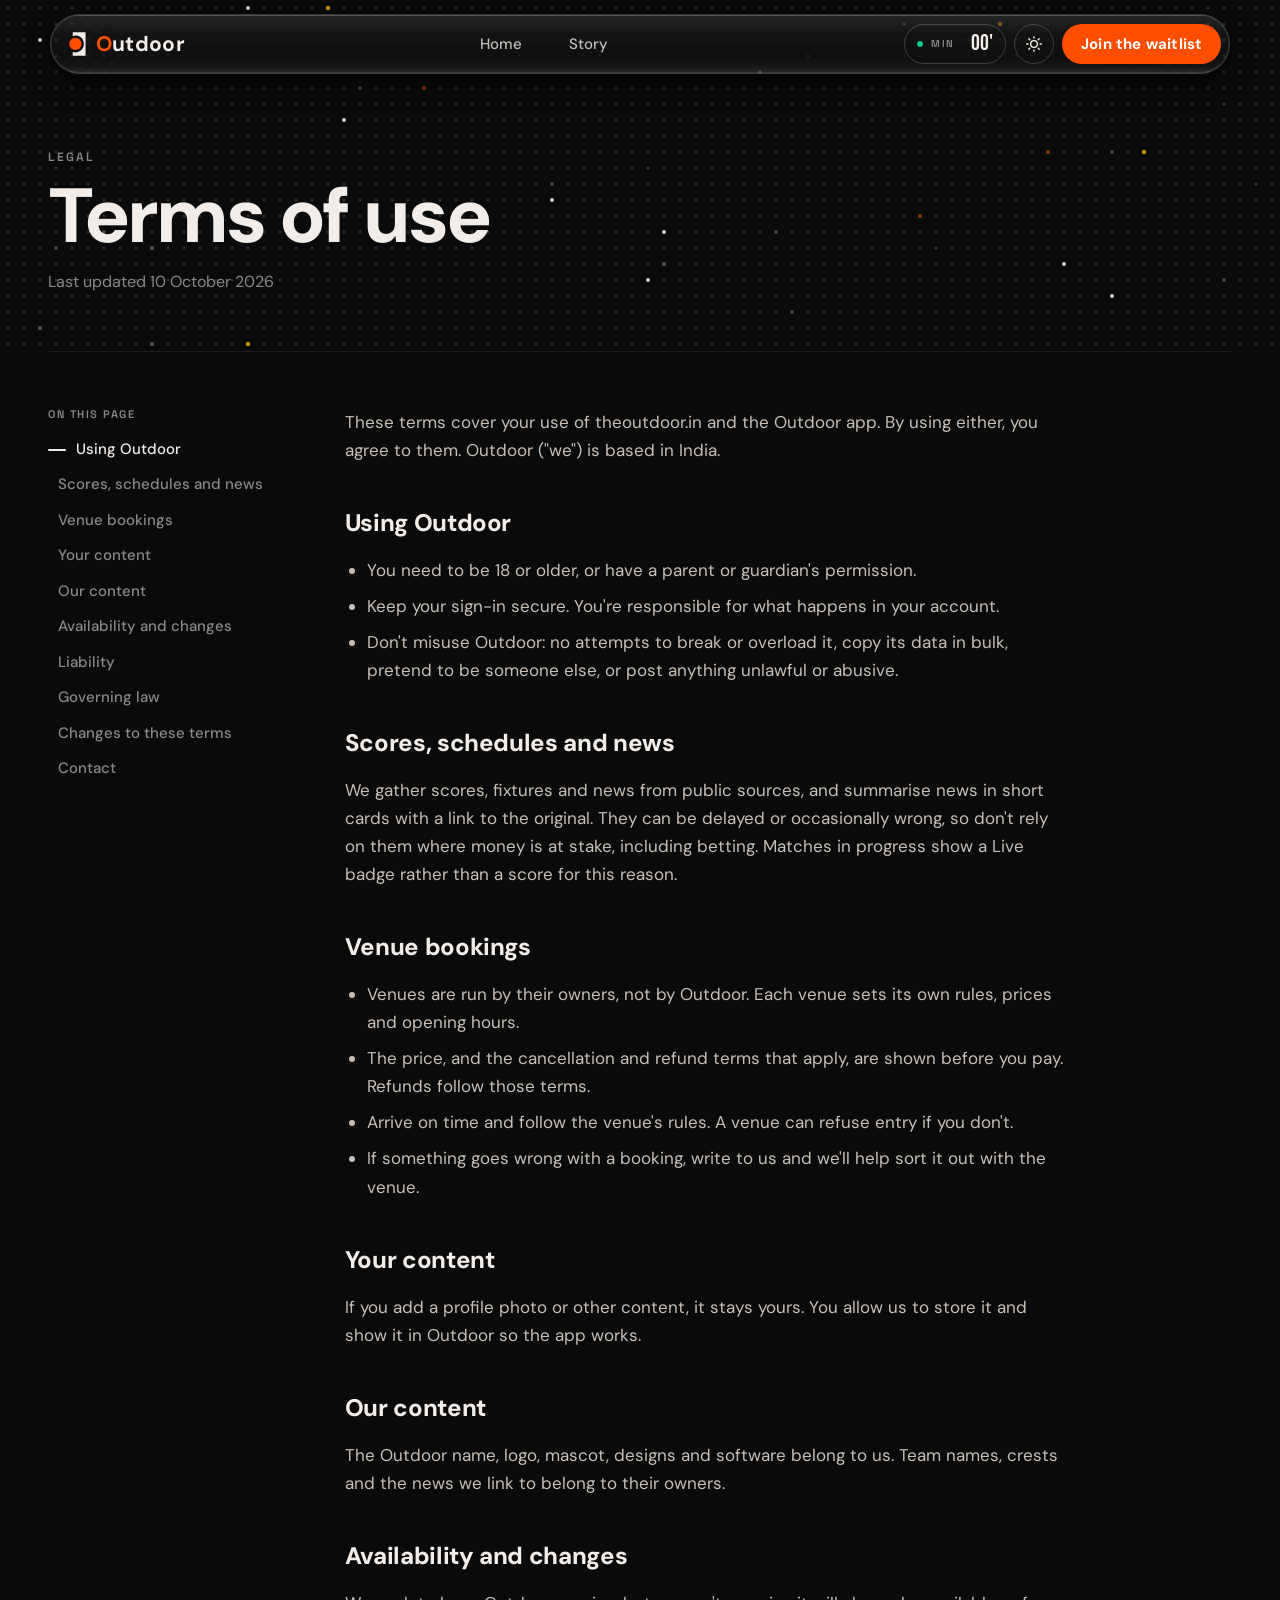
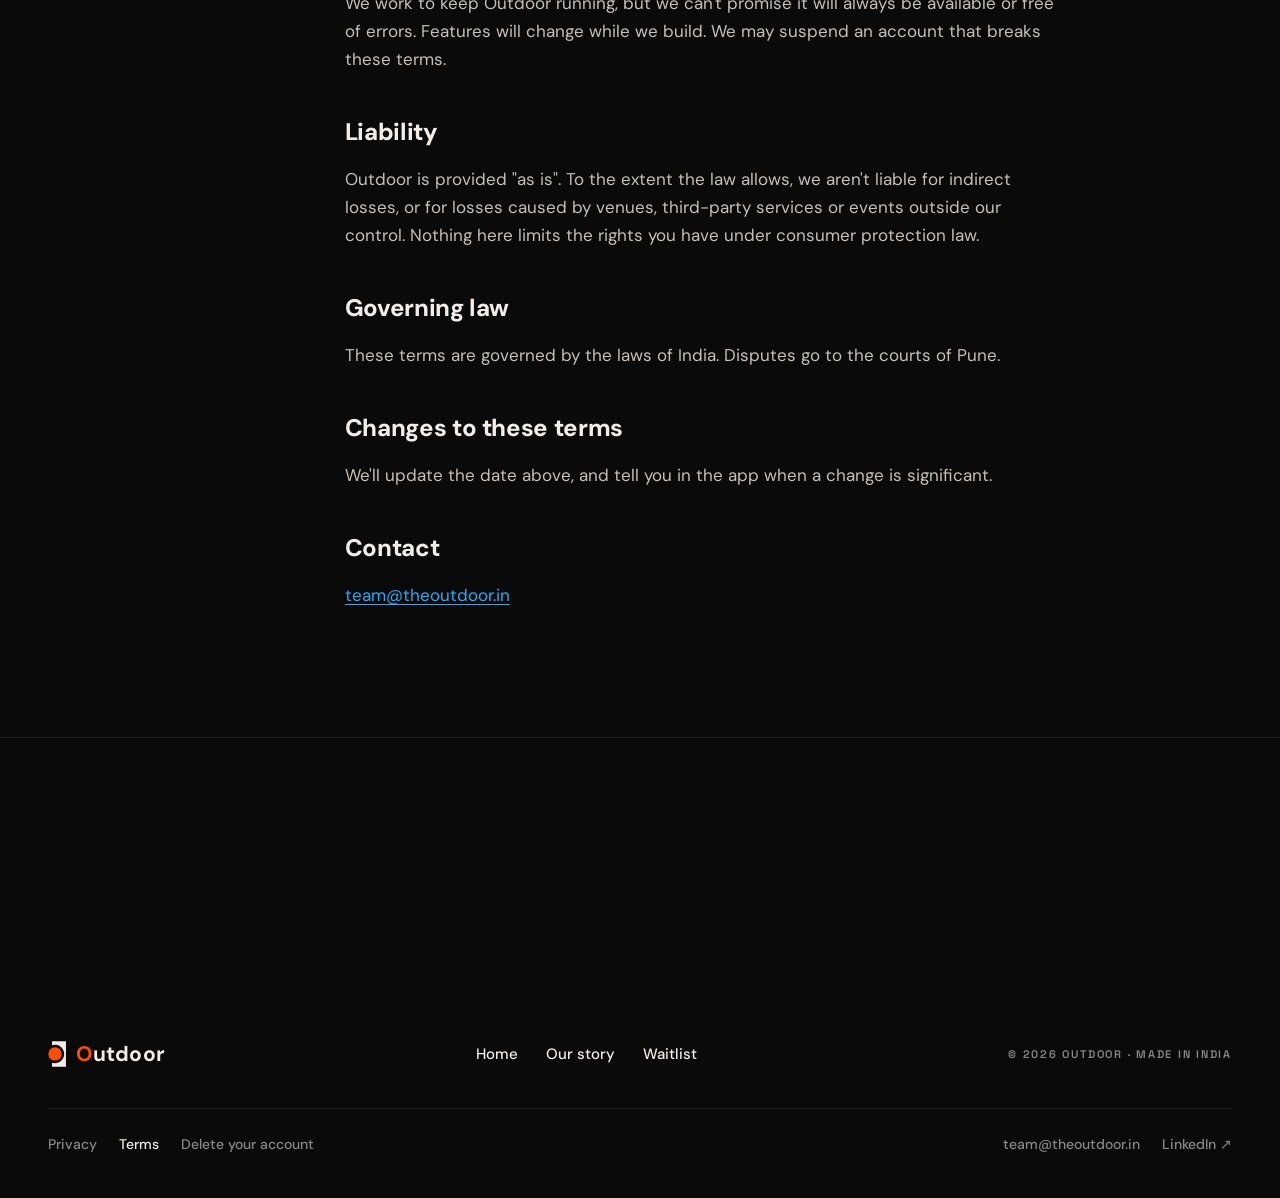
<file: terms.html>
<!DOCTYPE html>
<html lang="en-IN" data-theme="dark">
<head>
  <meta charset="UTF-8">
  <meta name="viewport" content="width=device-width, initial-scale=1, viewport-fit=cover">
  <title>Terms of use · Outdoor</title>
  <meta name="description" content="The terms for using theoutdoor.in and the Outdoor app.">
  <link rel="canonical" href="https://www.theoutdoor.in/terms.html">
  <meta name="theme-color" content="#0A0A0A">
  <link rel="icon" href="favicon.svg" type="image/svg+xml">
  <link rel="icon" href="assets/images/icons/favicon-48.png" sizes="48x48" type="image/png">
  <link rel="apple-touch-icon" href="assets/images/icons/apple-touch-icon.png">
  <script>
    (function () {
      var d = document.documentElement, t = 'dark', rm = false;
      try { var s = localStorage.getItem('outdoor-theme'); if (s === 'light' || s === 'dark') t = s; } catch (e) {}
      d.setAttribute('data-theme', t);
      d.className += ' js';
      try { rm = matchMedia('(prefers-reduced-motion: reduce)').matches; } catch (e) {}
      try { if (!rm && sessionStorage.getItem('outdoor-nav') === '1') d.className += ' nav-in'; } catch (e) {}
    })();
  </script>
  <link rel="stylesheet" href="css/tokens.css">
  <link rel="stylesheet" href="css/base.css">
  <link rel="stylesheet" href="css/pages.css">
  <script type="module" src="js/legal.js"></script>
</head>
<body>
<a class="skip" href="#main">Skip to content</a>

<div class="pt" aria-hidden="true">
  <span class="pt-lane" style="--i:0;--c:#FF4E00"></span><span class="pt-lane" style="--i:1;--c:#F7B300"></span><span class="pt-lane" style="--i:2;--c:#06C27A"></span><span class="pt-lane" style="--i:3;--c:#1EAEFF"></span><span class="pt-lane" style="--i:4;--c:#FF3B3B"></span><span class="pt-lane" style="--i:5;--c:#6C3FC4"></span>
  <div class="pt-label">
    <svg class="glyph" viewBox="78 36 302 430"><path d="M145 40H369a6 6 0 0 1 6 6V456a6 6 0 0 1-6 6H145V394A152 152 0 1 0 145 106Z" fill="currentColor"/><circle cx="193" cy="250" r="110" fill="#FF4E00"/></svg>
    <span class="pt-kicker">NOW ENTERING</span>
    <span class="pt-dest">TERMS</span>
  </div>
</div>

<div class="field" aria-hidden="true"></div>

<header class="hdr">
  <div class="hdr-pane">
    <a class="brand" href="./" data-cur="HOME" aria-label="Outdoor, home">
      <svg class="glyph" viewBox="78 36 302 430" aria-hidden="true"><path d="M145 40H369a6 6 0 0 1 6 6V456a6 6 0 0 1-6 6H145V394A152 152 0 1 0 145 106Z" fill="currentColor"/><circle cx="193" cy="250" r="110" fill="#FF4E00"/></svg>
      <span class="wordmark"><span class="o">O</span>utdoor</span>
    </a>
    <nav class="hdr-nav" aria-label="Main" data-cap="-1" style="--cap:0">
      <span class="hdr-cap" aria-hidden="true"></span>
      <a href="./">Home</a>
      <a href="story.html">Story</a>
    </nav>
    <div class="hdr-end">
      <span class="hdr-clock" title="Match minute: how far down the page you are"><span class="live-dot" aria-hidden="true"></span><span class="lbl">MIN</span><span class="min" data-clock>00'</span></span>
      <button class="theme-btn" type="button" data-theme-toggle data-cur="LIGHT" aria-label="Switch to light theme">
        <svg class="ic sun" viewBox="0 0 24 24" fill="none" stroke="currentColor" stroke-width="2" stroke-linecap="round" stroke-linejoin="round" aria-hidden="true"><circle cx="12" cy="12" r="5"/><path d="M12 1v2M12 21v2M4.22 4.22l1.42 1.42M18.36 18.36l1.42 1.42M1 12h2M21 12h2M4.22 19.78l1.42-1.42M18.36 5.64l1.42-1.42"/></svg>
        <svg class="ic moon" viewBox="0 0 24 24" fill="none" stroke="currentColor" stroke-width="2" stroke-linecap="round" stroke-linejoin="round" aria-hidden="true"><path d="M21 12.79A9 9 0 1 1 11.21 3 7 7 0 0 0 21 12.79z"/></svg>
      </button>
      <span data-mag><a class="btn btn-primary btn-nav" href="waitlist.html" data-cta="join" data-cur="JOIN"><span class="cta-full">Join the waitlist</span><span class="cta-short">Join</span></a></span>
    </div>
  </div>
</header>

<main id="main">
  <section class="legal-top" data-field-zone>
    <div class="wrap">
      <header class="legal-head">
        <p class="kicker" data-rv="0">Legal</p>
        <h1 data-rv="1" data-rvy="30">Terms of use</h1>
        <p class="legal-updated" data-rv="2">Last updated 10 October 2026</p>
      </header>
    </div>
  </section>

  <section class="legal-main" aria-label="Terms of use">
    <div class="wrap legal-grid">
      <nav class="toc" aria-label="On this page" data-toc><p class="toc-title">On this page</p></nav>
      <div class="legal-body" data-legal>
        <!-- TODO(founder): once Outdoor is registered, add the company's legal name and registered address here. -->
        <p class="legal-intro">These terms cover your use of theoutdoor.in and the Outdoor app. By using either, you agree to them. Outdoor ("we") is based in India.</p>

        <h2 id="using-outdoor">Using Outdoor</h2>
        <ul>
          <li>You need to be 18 or older, or have a parent or guardian's permission.</li>
          <li>Keep your sign-in secure. You're responsible for what happens in your account.</li>
          <li>Don't misuse Outdoor: no attempts to break or overload it, copy its data in bulk, pretend to be someone else, or post anything unlawful or abusive.</li>
        </ul>

        <h2 id="scores-news">Scores, schedules and news</h2>
        <p>We gather scores, fixtures and news from public sources, and summarise news in short cards with a link to the original. They can be delayed or occasionally wrong, so don't rely on them where money is at stake, including betting. Matches in progress show a Live badge rather than a score for this reason.</p>

        <h2 id="bookings">Venue bookings</h2>
        <ul>
          <li>Venues are run by their owners, not by Outdoor. Each venue sets its own rules, prices and opening hours.</li>
          <li>The price, and the cancellation and refund terms that apply, are shown before you pay. Refunds follow those terms.</li>
          <li>Arrive on time and follow the venue's rules. A venue can refuse entry if you don't.</li>
          <li>If something goes wrong with a booking, write to us and we'll help sort it out with the venue.</li>
        </ul>

        <h2 id="your-content">Your content</h2>
        <p>If you add a profile photo or other content, it stays yours. You allow us to store it and show it in Outdoor so the app works.</p>

        <h2 id="our-content">Our content</h2>
        <p>The Outdoor name, logo, mascot, designs and software belong to us. Team names, crests and the news we link to belong to their owners.</p>

        <h2 id="availability">Availability and changes</h2>
        <p>We work to keep Outdoor running, but we can't promise it will always be available or free of errors. Features will change while we build. We may suspend an account that breaks these terms.</p>

        <h2 id="liability">Liability</h2>
        <p>Outdoor is provided "as is". To the extent the law allows, we aren't liable for indirect losses, or for losses caused by venues, third-party services or events outside our control. Nothing here limits the rights you have under consumer protection law.</p>

        <h2 id="law">Governing law</h2>
        <p>These terms are governed by the laws of India. Disputes go to the courts of Pune.</p>

        <h2 id="changes">Changes to these terms</h2>
        <p>We'll update the date above, and tell you in the app when a change is significant.</p>

        <h2 id="contact">Contact</h2>
        <p><a data-email href="mailto:team@theoutdoor.in">team@theoutdoor.in</a></p>
      </div>
    </div>
  </section>
</main>

<footer class="ftr">
  <div class="wrap ftr-in">
    <p class="ftr-script" data-script>Let's get out humans</p>
    <div class="ftr-row">
      <a class="brand" href="./" aria-label="Outdoor, home">
        <svg class="glyph" viewBox="78 36 302 430" aria-hidden="true"><path d="M145 40H369a6 6 0 0 1 6 6V456a6 6 0 0 1-6 6H145V394A152 152 0 1 0 145 106Z" fill="currentColor"/><circle cx="193" cy="250" r="110" fill="#FF4E00"/></svg>
        <span class="wordmark"><span class="o">O</span>utdoor</span>
      </a>
      <nav class="ftr-nav" aria-label="Footer">
        <a href="./">Home</a>
        <a href="story.html">Our story</a>
        <a href="waitlist.html" data-cta="join" data-cta-store="Get the app">Waitlist</a>
      </nav>
      <span class="ftr-copy">© <span data-year>2026</span> OUTDOOR · MADE IN INDIA</span>
    </div>
    <div class="ftr-legal">
      <nav aria-label="Legal"><a href="privacy.html">Privacy</a><a href="terms.html" aria-current="page">Terms</a><a href="delete-account.html">Delete your account</a></nav>
      <span class="contact"><a data-email href="mailto:team@theoutdoor.in">team@theoutdoor.in</a><a data-social="linkedin" href="https://www.linkedin.com/company/theoutdoor/" target="_blank" rel="noopener">LinkedIn ↗</a></span>
    </div>
  </div>
</footer>

</body>
</html>
</file>
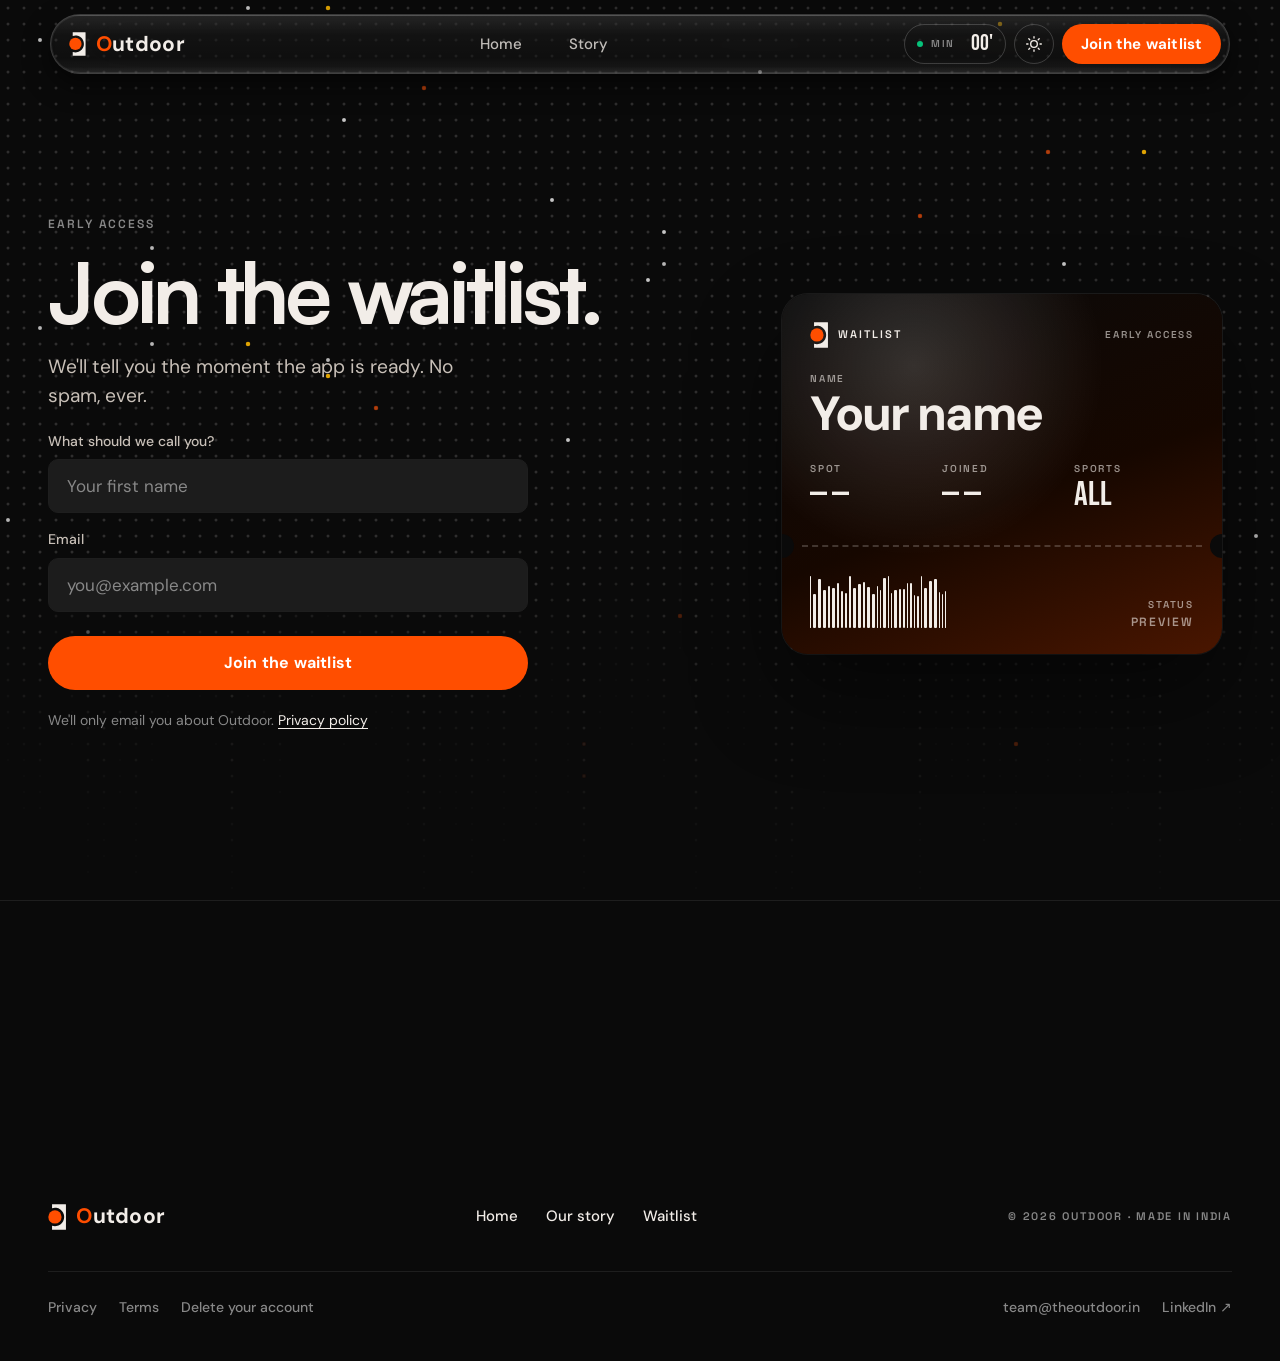
<file: thank-you.html>
<!DOCTYPE html>
<html lang="en-IN">
<head>
  <meta charset="UTF-8">
  <title>Join the waitlist · Outdoor</title>
  <!-- The thank-you step now happens on the waitlist page itself. Old links land here and move on. -->
  <meta http-equiv="refresh" content="0; url=waitlist.html">
  <link rel="canonical" href="https://www.theoutdoor.in/waitlist.html">
  <meta name="robots" content="noindex">
  <script>location.replace('waitlist.html');</script>
</head>
<body>
  <p>This page has moved to <a href="waitlist.html">waitlist.html</a>.</p>
</body>
</html>
</file>
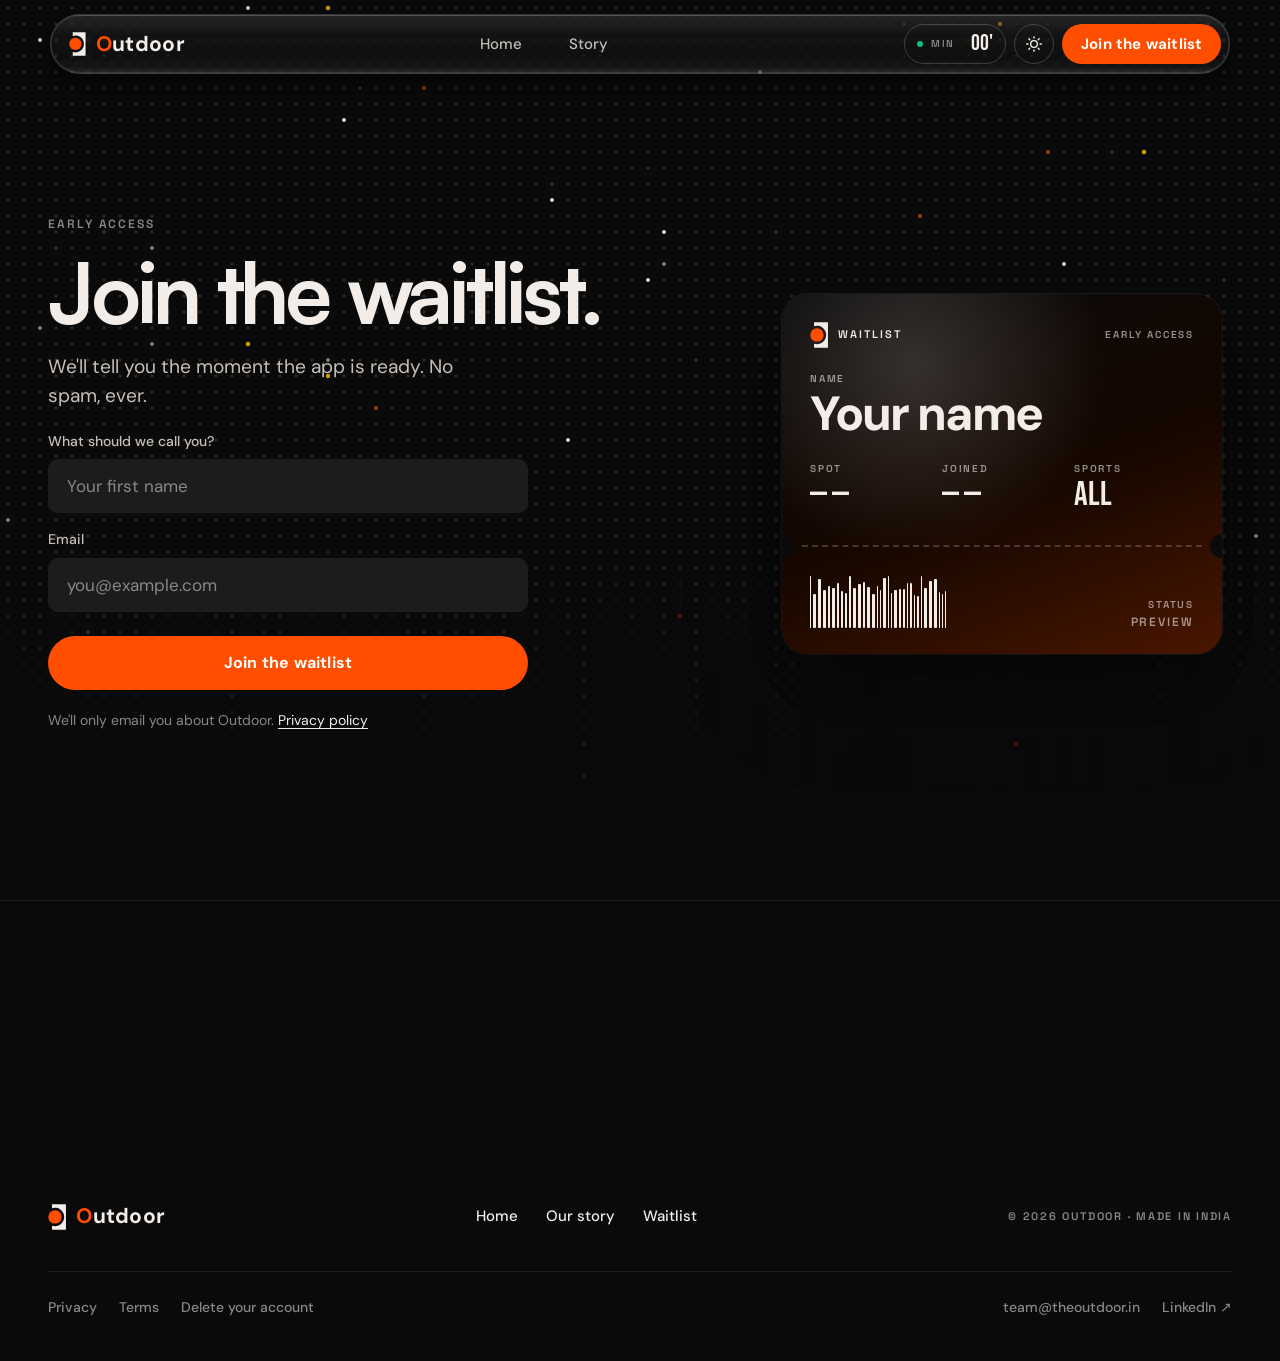
<file: waitlist.html>
<!DOCTYPE html>
<html lang="en-IN" data-theme="dark">
<head>
  <meta charset="UTF-8">
  <meta name="viewport" content="width=device-width, initial-scale=1, viewport-fit=cover">
  <title>Join the waitlist · Outdoor</title>
  <meta name="description" content="Get early access to Outdoor, one app for the fans, players and friends who make sport happen.">
  <link rel="canonical" href="https://www.theoutdoor.in/waitlist.html">
  <meta name="theme-color" content="#0A0A0A">
  <meta property="og:type" content="website">
  <meta property="og:site_name" content="Outdoor">
  <meta property="og:title" content="Join the Outdoor waitlist">
  <meta property="og:description" content="Early access to one app for everything around the game.">
  <meta property="og:url" content="https://www.theoutdoor.in/waitlist.html">
  <meta property="og:image" content="https://www.theoutdoor.in/assets/images/og/outdoor-og.png">
  <meta property="og:image:width" content="1200">
  <meta property="og:image:height" content="630">
  <meta name="twitter:card" content="summary_large_image">
  <link rel="icon" href="favicon.svg" type="image/svg+xml">
  <link rel="icon" href="assets/images/icons/favicon-48.png" sizes="48x48" type="image/png">
  <link rel="apple-touch-icon" href="assets/images/icons/apple-touch-icon.png">
  <link rel="manifest" href="site.webmanifest">
  <link rel="preload" href="assets/fonts/Satoshi-Bold.woff2" as="font" type="font/woff2" crossorigin>
  <link rel="preload" href="assets/fonts/BebasNeue-Regular.woff2" as="font" type="font/woff2" crossorigin>
  <script>
    (function () {
      var d = document.documentElement, t = 'dark', rm = false;
      try { var s = localStorage.getItem('outdoor-theme'); if (s === 'light' || s === 'dark') t = s; } catch (e) {}
      d.setAttribute('data-theme', t);
      d.className += ' js';
      try { rm = matchMedia('(prefers-reduced-motion: reduce)').matches; } catch (e) {}
      try { if (!rm && sessionStorage.getItem('outdoor-nav') === '1') d.className += ' nav-in'; } catch (e) {}
    })();
  </script>
  <link rel="stylesheet" href="css/tokens.css">
  <link rel="stylesheet" href="css/base.css">
  <link rel="stylesheet" href="css/pages.css">
  <link rel="modulepreload" href="js/site.js">
  <link rel="modulepreload" href="js/motion.js">
  <link rel="modulepreload" href="js/field.js">
  <link rel="modulepreload" href="js/fx.js">
  <script type="module" src="js/join.js"></script>
</head>
<body>
<a class="skip" href="#main">Skip to content</a>

<div class="pt" aria-hidden="true">
  <span class="pt-lane" style="--i:0;--c:#FF4E00"></span><span class="pt-lane" style="--i:1;--c:#F7B300"></span><span class="pt-lane" style="--i:2;--c:#06C27A"></span><span class="pt-lane" style="--i:3;--c:#1EAEFF"></span><span class="pt-lane" style="--i:4;--c:#FF3B3B"></span><span class="pt-lane" style="--i:5;--c:#6C3FC4"></span>
  <div class="pt-label">
    <svg class="glyph" viewBox="78 36 302 430"><path d="M145 40H369a6 6 0 0 1 6 6V456a6 6 0 0 1-6 6H145V394A152 152 0 1 0 145 106Z" fill="currentColor"/><circle cx="193" cy="250" r="110" fill="#FF4E00"/></svg>
    <span class="pt-kicker">NOW ENTERING</span>
    <span class="pt-dest">WAITLIST</span>
  </div>
</div>

<div class="field" aria-hidden="true"></div>

<header class="hdr">
  <div class="hdr-pane">
    <a class="brand" href="./" data-cur="HOME" aria-label="Outdoor, home">
      <svg class="glyph" viewBox="78 36 302 430" aria-hidden="true"><path d="M145 40H369a6 6 0 0 1 6 6V456a6 6 0 0 1-6 6H145V394A152 152 0 1 0 145 106Z" fill="currentColor"/><circle cx="193" cy="250" r="110" fill="#FF4E00"/></svg>
      <span class="wordmark"><span class="o">O</span>utdoor</span>
    </a>
    <nav class="hdr-nav" aria-label="Main" data-cap="-1" style="--cap:0">
      <span class="hdr-cap" aria-hidden="true"></span>
      <a href="./">Home</a>
      <a href="story.html">Story</a>
    </nav>
    <div class="hdr-end">
      <span class="hdr-clock" title="Match minute: how far down the page you are"><span class="live-dot" aria-hidden="true"></span><span class="lbl">MIN</span><span class="min" data-clock>00'</span></span>
      <button class="theme-btn" type="button" data-theme-toggle data-cur="LIGHT" aria-label="Switch to light theme">
        <svg class="ic sun" viewBox="0 0 24 24" fill="none" stroke="currentColor" stroke-width="2" stroke-linecap="round" stroke-linejoin="round" aria-hidden="true"><circle cx="12" cy="12" r="5"/><path d="M12 1v2M12 21v2M4.22 4.22l1.42 1.42M18.36 18.36l1.42 1.42M1 12h2M21 12h2M4.22 19.78l1.42-1.42M18.36 5.64l1.42-1.42"/></svg>
        <svg class="ic moon" viewBox="0 0 24 24" fill="none" stroke="currentColor" stroke-width="2" stroke-linecap="round" stroke-linejoin="round" aria-hidden="true"><path d="M21 12.79A9 9 0 1 1 11.21 3 7 7 0 0 0 21 12.79z"/></svg>
      </button>
      <span data-mag><a class="btn btn-primary btn-nav" href="waitlist.html" data-cta="join" data-cur="JOIN"><span class="cta-full">Join the waitlist</span><span class="cta-short">Join</span></a></span>
    </div>
  </div>
</header>

<main id="main">
  <section class="pass" data-field-zone aria-labelledby="pass-title">
    <div class="wrap pass-grid">
      <div class="pass-copy">

        <!-- Before joining -->
        <div class="pass-state" data-state="form" data-launch="waitlist">
          <p class="kicker" data-rv="0">Early access</p>
          <h1 class="pass-title" id="pass-title"><span data-rv="1" data-rvy="60">Join</span> <span data-rv="2" data-rvy="60">the</span> <span data-rv="3" data-rvy="60">waitlist.</span></h1>
          <p class="pass-lead" data-rv="4">We'll tell you the moment the app is ready. No spam, ever.</p>
          <form class="pass-form" data-rv="5" data-pass-form novalidate>
            <label for="p-name">What should we call you?</label>
            <input class="input" id="p-name" name="name" type="text" autocomplete="given-name" autocapitalize="words" enterkeyhint="next" maxlength="22" placeholder="Your first name" required>
            <label for="p-email">Email</label>
            <input class="input" id="p-email" name="email" type="email" inputmode="email" autocomplete="email" autocapitalize="off" spellcheck="false" enterkeyhint="go" maxlength="120" placeholder="you@example.com" required>
            <div class="hp" aria-hidden="true"><label for="p-company">Company</label><input id="p-company" name="company" type="text" tabindex="-1" autocomplete="off"></div>
            <button class="btn btn-primary btn-full pass-submit" type="submit" data-cur="JOIN">Join the waitlist</button>
            <p class="pass-err" data-form-msg role="status" aria-live="polite"></p>
            <p class="pass-fine">We'll only email you about Outdoor. <a href="privacy.html">Privacy policy</a></p>
          </form>
        </div>

        <!-- After joining: swapped in place -->
        <div class="pass-state" data-state="joined" hidden>
          <p class="pass-ok" data-rv="0"><svg class="ic" viewBox="0 0 24 24" fill="none" stroke="currentColor" stroke-width="2" stroke-linecap="round" stroke-linejoin="round" aria-hidden="true"><path d="M20 6 9 17l-5-5"/></svg><span data-ok-label>You're on the waitlist</span></p>
          <h1 class="pass-joined" tabindex="-1" data-joined-heading>
            <span class="pass-name" data-rv="1" data-joined-name>Friend,</span>
            <span class="pass-in" data-rv="2" data-rvy="40">you're in.</span>
          </h1>
          <p class="pass-lead joined" data-rv="3" data-joined-line>You're on the list.</p>
          <div class="pass-actions" data-rv="4">
            <span data-mag><a class="btn btn-primary" data-share-whatsapp href="https://wa.me/" target="_blank" rel="noopener">Share on WhatsApp</a></span>
            <button class="btn btn-outline" type="button" data-share-copy>Copy link</button>
          </div>
          <a class="arrow-link" data-rv="5" href="./">Back to the pitch<svg class="ic" viewBox="0 0 24 24" fill="none" stroke="currentColor" stroke-width="2" stroke-linecap="round" stroke-linejoin="round" aria-hidden="true"><path d="M5 12h14M12 5l7 7-7 7"/></svg></a>
        </div>

        <!-- Launch day: the form gives way to the store link -->
        <div class="pass-state" data-launch="store" hidden>
          <p class="kicker">Out now</p>
          <h1 class="pass-title">Get the app.</h1>
          <p class="pass-lead">Follow it. Book it. Play it. Together.</p>
          <span><a class="btn btn-primary btn-big" href="#" data-cta="join">Get the app</a></span>
        </div>
      </div>

      <!-- The waitlist card -->
      <div class="ticket-wrap" data-rv="3" data-rvy="40" data-tilt data-cur="TILT" data-launch="waitlist" aria-hidden="true">
        <div class="ticket" data-tilt-inner>
          <span class="ticket-sheen"></span>
          <div class="ticket-top">
            <div class="ticket-row">
              <span class="ticket-brand"><svg class="glyph" viewBox="78 36 302 430"><path d="M145 40H369a6 6 0 0 1 6 6V456a6 6 0 0 1-6 6H145V394A152 152 0 1 0 145 106Z" fill="currentColor"/><circle cx="193" cy="250" r="110" fill="#FF4E00"/></svg>WAITLIST</span>
              <span class="ticket-lbl">EARLY ACCESS</span>
            </div>
            <div class="ticket-field">
              <span class="ticket-lbl">NAME</span>
              <span class="ticket-name" data-t-name>Your name</span>
            </div>
            <div class="ticket-cols">
              <span class="ticket-field"><span class="ticket-lbl">SPOT</span><b data-t-spot>— —</b></span>
              <span class="ticket-field"><span class="ticket-lbl">JOINED</span><b data-t-date>— —</b></span>
              <span class="ticket-field"><span class="ticket-lbl">SPORTS</span><b>ALL</b></span>
            </div>
          </div>
          <div class="ticket-perf"><span></span><span></span><i></i></div>
          <div class="ticket-bottom">
            <div class="barcode" data-barcode></div>
            <span class="ticket-field right"><span class="ticket-lbl">STATUS</span><b class="ticket-status" data-t-status>PREVIEW</b></span>
          </div>
          <span class="stamp" data-stamp>ON THE LIST</span>
        </div>
      </div>
    </div>
  </section>
</main>

<footer class="ftr">
  <div class="wrap ftr-in">
    <p class="ftr-script" data-script>Let's get out humans</p>
    <div class="ftr-row">
      <a class="brand" href="./" aria-label="Outdoor, home">
        <svg class="glyph" viewBox="78 36 302 430" aria-hidden="true"><path d="M145 40H369a6 6 0 0 1 6 6V456a6 6 0 0 1-6 6H145V394A152 152 0 1 0 145 106Z" fill="currentColor"/><circle cx="193" cy="250" r="110" fill="#FF4E00"/></svg>
        <span class="wordmark"><span class="o">O</span>utdoor</span>
      </a>
      <nav class="ftr-nav" aria-label="Footer">
        <a href="./">Home</a>
        <a href="story.html">Our story</a>
        <a href="waitlist.html" aria-current="page" data-cta="join" data-cta-store="Get the app">Waitlist</a>
      </nav>
      <span class="ftr-copy">© <span data-year>2026</span> OUTDOOR · MADE IN INDIA</span>
    </div>
    <div class="ftr-legal">
      <nav aria-label="Legal"><a href="privacy.html">Privacy</a><a href="terms.html">Terms</a><a href="delete-account.html">Delete your account</a></nav>
      <span class="contact"><a data-email href="mailto:team@theoutdoor.in">team@theoutdoor.in</a><a data-social="linkedin" href="https://www.linkedin.com/company/theoutdoor/" target="_blank" rel="noopener">LinkedIn ↗</a></span>
    </div>
  </div>
</footer>

<canvas class="confetti" data-confetti aria-hidden="true"></canvas>
</body>
</html>
</file>
<file: css/tokens.css>
/* ==========================================================
   OUTDOOR — Design tokens
   Names and values from the Outdoor design system the v2 prototype was built
   with (Claude Design, read out of outdoor-app/src/theme). Dark is the default
   and the product: it is declared on :root AND on [data-theme="dark"], and
   light exists only under [data-theme="light"].

   Composites that reference a themed colour (shadows, gradients) are declared
   in BOTH theme blocks: var() is substituted where a composite is declared,
   so one declared on :root alone would freeze the dark value in light mode.
   ========================================================== */

:root {
  /* Shared semantics, identical in both modes */
  --stadium-orange: #FF4E00;
  --match-green:    #06C27A;
  --live-blue:      #1EAEFF;
  --trophy-gold:    #F7B300;
  --loss-red:       #FF3B3B;
  --court-teal:     #00BFA5;
  --depth-indigo:   #6C3FC4;

  /* Sport accents (mode-independent) */
  --sport-cricket:   #F7B300;
  --sport-football:  #06C27A;
  --sport-tennis:    #1EAEFF;
  --sport-f1:        #FF3B3B;
  --sport-chess:     #6C3FC4;
  --sport-badminton: #00BFA5;
  --sport-hockey:    #3EA845;
  --sport-athletics: #E5197F;
  --sport-kabaddi:   #C026D3;

  /* Type: six families, each with one job */
  --font-sans:    'DM Sans', -apple-system, BlinkMacSystemFont, 'Helvetica Neue', Arial, sans-serif;
  --font-hero:    'Satoshi', 'DM Sans', -apple-system, sans-serif;           /* hero lines, wordmark */
  --font-display: 'Bebas Neue', 'DM Sans', Impact, sans-serif;               /* numbers */
  --font-label:   'Space Grotesk', 'DM Sans', ui-monospace, monospace;       /* eyebrows, chips, data */
  --font-serif:   'Cormorant Garamond', Georgia, 'Times New Roman', serif;   /* editorial accents */
  --font-script:  'Dancing Script', cursive;                                 /* the tagline, a visitor's name */

  /* Motion: everything eases out */
  --ease-out-cubic: cubic-bezier(0.33, 1, 0.68, 1);
  --ease-in-out:    cubic-bezier(0.76, 0, 0.24, 1);

  /* Layout */
  --max-w:  1280px;
  --gutter: clamp(20px, 4vw, 48px);
  --hdr-h:  60px;
  --hdr-top: 14px;
}

:root,
[data-theme="dark"] {
  color-scheme: dark;

  --background:       #0A0A0A;
  --surface:          #1C1C1C;
  --elevated-surface: #242424;
  --deep-surface:     #111111;
  --hover:            #252525;
  --border:           #1E1E1E;

  --text-primary: #F2EDE8;
  --text-body:    #C8C0B8;
  --text-muted:   #888888;
  --text-hint:    #444444;

  --orange-glow: rgba(255, 78, 0, 0.25);

  /* Liquid glass: thin body, the edges do the work */
  --glass-blur:         38px;
  --glass-depth-top:    rgba(255, 255, 255, 0.05);
  --glass-depth-bottom: rgba(255, 255, 255, 0.01);
  --glass-border:       rgba(255, 255, 255, 0.18);
  --glass-inner-rim:    rgba(255, 255, 255, 0.08);
  --glass-sheen-0:      rgba(255, 255, 255, 0.55);
  --glass-sheen-1:      rgba(255, 255, 255, 0.06);
  --glass-underglow-1:  rgba(255, 255, 255, 0.035);
  --glass-underglow-2:  rgba(255, 255, 255, 0.11);
  --glass-shadow-color: rgba(0, 0, 0, 0.55);

  /* Raised pill */
  --pill-surface-top:    #2B2B2B;
  --pill-surface-bottom: #1A1A1A;
  --pill-rim:            rgba(255, 255, 255, 0.09);
  --pill-shadow-color:   rgba(0, 0, 0, 0.45);

  /* The floating nav's active capsule inverts per theme */
  --nav-capsule:      #F2EDE8;
  --nav-capsule-text: #0A0A0A;

  --shadow-floating: 0 10px 26px var(--glass-shadow-color);
  --shadow-pill:     0 2px 6px var(--pill-shadow-color);
  --gradient-pill:   linear-gradient(var(--pill-surface-top), var(--pill-surface-bottom));
}

[data-theme="light"] {
  color-scheme: light;

  --background:       #F5F3E8;
  --surface:          #FFFFFF;
  --elevated-surface: #FAFAFA;
  --deep-surface:     #EDE8DC;
  --hover:            #F0F2F5;
  --border:           #E0D8CE;

  --text-primary: #0A0A0A;
  --text-body:    #333333;
  --text-muted:   #888888;
  --text-hint:    #BBBBBB;

  --orange-glow: rgba(255, 78, 0, 0.15);

  --glass-blur:         42px;
  --glass-depth-top:    rgba(255, 255, 255, 0.28);
  --glass-depth-bottom: rgba(255, 255, 255, 0.12);
  --glass-border:       rgba(0, 0, 0, 0.14);
  --glass-inner-rim:    rgba(255, 255, 255, 0.75);
  --glass-sheen-0:      rgba(255, 255, 255, 0.95);
  --glass-sheen-1:      rgba(255, 255, 255, 0.24);
  --glass-underglow-1:  rgba(0, 0, 0, 0.03);
  --glass-underglow-2:  rgba(0, 0, 0, 0.08);
  --glass-shadow-color: rgba(31, 26, 20, 0.20);

  --pill-surface-top:    #FFFFFF;
  --pill-surface-bottom: #F7F4EC;
  --pill-rim:            rgba(31, 26, 20, 0.10);
  --pill-shadow-color:   rgba(31, 26, 20, 0.14);

  --nav-capsule:      #141414;
  --nav-capsule-text: #FFFFFF;

  --shadow-floating: 0 10px 26px var(--glass-shadow-color);
  --shadow-pill:     0 2px 6px var(--pill-shadow-color);
  --gradient-pill:   linear-gradient(var(--pill-surface-top), var(--pill-surface-bottom));
}
</file>
<file: css/base.css>
/* ==========================================================
   OUTDOOR — Base: fonts, reset, shared chrome and motion
   Header, footer, buttons, the fixed dot field, reveals, the cursor ring and
   the page-transition overlay. Values follow the v2 prototype.
   ========================================================== */

/* ── Fonts (self-hosted WOFF2, Latin subset) ───────────────────── */
@font-face { font-family: 'DM Sans'; src: url('../assets/fonts/DMSans-Regular.woff2') format('woff2'); font-weight: 400; font-display: swap; }
@font-face { font-family: 'DM Sans'; src: url('../assets/fonts/DMSans-Medium.woff2') format('woff2'); font-weight: 500; font-display: swap; }
@font-face { font-family: 'DM Sans'; src: url('../assets/fonts/DMSans-Bold.woff2') format('woff2'); font-weight: 700; font-display: swap; }
@font-face { font-family: 'DM Sans'; src: url('../assets/fonts/DMSans-ExtraBold.woff2') format('woff2'); font-weight: 800; font-display: swap; }
@font-face { font-family: 'Satoshi'; src: url('../assets/fonts/Satoshi-Medium.woff2') format('woff2'); font-weight: 500; font-display: swap; }
@font-face { font-family: 'Satoshi'; src: url('../assets/fonts/Satoshi-Bold.woff2') format('woff2'); font-weight: 700; font-display: swap; }
@font-face { font-family: 'Bebas Neue'; src: url('../assets/fonts/BebasNeue-Regular.woff2') format('woff2'); font-weight: 400; font-display: swap; }
@font-face { font-family: 'Space Grotesk'; src: url('../assets/fonts/SpaceGrotesk-Medium.woff2') format('woff2'); font-weight: 500; font-display: swap; }
@font-face { font-family: 'Space Grotesk'; src: url('../assets/fonts/SpaceGrotesk-SemiBold.woff2') format('woff2'); font-weight: 600; font-display: swap; }
@font-face { font-family: 'Cormorant Garamond'; src: url('../assets/fonts/CormorantGaramond-Light.woff2') format('woff2'); font-weight: 300; font-display: swap; }
@font-face { font-family: 'Cormorant Garamond'; src: url('../assets/fonts/CormorantGaramond-Regular.woff2') format('woff2'); font-weight: 400 500; font-display: swap; }
@font-face { font-family: 'Cormorant Garamond'; src: url('../assets/fonts/CormorantGaramond-MediumItalic.woff2') format('woff2'); font-weight: 500; font-style: italic; font-display: swap; }
@font-face { font-family: 'Dancing Script'; src: url('../assets/fonts/DancingScript-Bold.woff2') format('woff2'); font-weight: 700; font-display: swap; }

/* ── Reset ─────────────────────────────────────────────────────── */
*, *::before, *::after { box-sizing: border-box; }
html { -webkit-text-size-adjust: 100%; text-size-adjust: 100%; scroll-padding-top: calc(var(--hdr-top) + var(--hdr-h) + 16px); }
body {
  margin: 0; min-height: 100vh;
  background: var(--background); color: var(--text-body);
  font: 400 17px/1.6 var(--font-sans);
  -webkit-font-smoothing: antialiased; -moz-osx-font-smoothing: grayscale;
  overflow-x: clip;
  transition: background-color 400ms ease-out, color 400ms ease-out;
}
h1, h2, h3, h4, p, figure, blockquote, ul, ol, dl, dd { margin: 0; }
:where(ul, ol)[class] { padding: 0; list-style: none; }
h1, h2, h3, h4 { color: var(--text-primary); font-weight: 800; }
img, svg, canvas { display: block; max-width: 100%; }
a { color: var(--text-primary); text-decoration: none; cursor: pointer; }
button, input, textarea, select { font: inherit; color: inherit; }
button { cursor: pointer; background: none; border: 0; padding: 0; }
[hidden] { display: none !important; }
::selection { background: rgba(255, 78, 0, 0.3); color: var(--text-primary); }
input::placeholder { color: var(--text-muted); }
:focus-visible { outline: 2px solid var(--live-blue); outline-offset: 3px; border-radius: 6px; }

.skip {
  position: fixed; left: 16px; top: -100px; z-index: 500;
  padding: 10px 16px; border-radius: 10px;
  background: var(--surface); color: var(--text-primary); border: 1px solid var(--border);
}
.skip:focus { top: 16px; }
.sr-only {
  position: absolute; width: 1px; height: 1px; padding: 0; margin: -1px;
  overflow: hidden; clip: rect(0, 0, 0, 0); white-space: nowrap; border: 0;
}

/* ── Layout ────────────────────────────────────────────────────── */
.wrap { width: 100%; max-width: var(--max-w); margin-inline: auto; padding-inline: var(--gutter); }
main, .ftr { position: relative; z-index: 1; }
.solid { background: var(--background); }          /* covers the fixed field */
.rule { border-top: 1px solid var(--border); }

/* ── Type roles ────────────────────────────────────────────────── */
.kicker {
  font: 600 12px/1.2 var(--font-label); letter-spacing: 0.16em; text-transform: uppercase;
  color: var(--text-muted);
}
.h2 { font: 800 var(--h-size, clamp(40px, 6vw, 88px))/var(--h-lh, 0.94) var(--font-sans); letter-spacing: var(--h-ls, -0.05em); color: var(--text-primary); }
.lead { font: 400 clamp(17px, 1.5vw, 20px)/1.5 var(--font-sans); color: var(--text-body); text-wrap: pretty; }
.body-lg { font-size: 18px; line-height: 1.5; }
.num { font-family: var(--font-display); font-weight: 400; letter-spacing: 0.02em; }

.arrow-link {
  display: inline-flex; align-items: center; gap: 8px; white-space: nowrap;
  font: 500 17px/1.2 var(--font-sans); color: var(--text-primary);
  transition: gap 240ms var(--ease-out-cubic);
}
.arrow-link:hover { gap: 16px; }
.ic { width: 16px; height: 16px; flex: none; }

.chip-pill {
  display: inline-flex; align-items: center; gap: 10px;
  padding: 9px 14px; border-radius: 9999px; border: 1px solid var(--glass-border);
  font: 600 11px/1 var(--font-label); letter-spacing: 0.16em; text-transform: uppercase;
  color: var(--text-body); white-space: nowrap;
}
.live-dot { width: 6px; height: 6px; border-radius: 50%; background: var(--match-green); flex: none; animation: od-breathe 1.6s cubic-bezier(0.37, 0, 0.63, 1) infinite; }

/* ── Buttons: the app's one pill button ────────────────────────── */
.btn {
  display: inline-flex; align-items: center; justify-content: center; gap: 8px;
  height: 52px; padding: 0 24px; border-radius: 9999px;
  border: 1px solid transparent;
  font: 700 16px/1 var(--font-sans); letter-spacing: 0.2px; white-space: nowrap;
  transition: transform 160ms var(--ease-out-cubic), background-color 200ms ease-out, border-color 200ms ease-out, opacity 200ms ease-out;
}
.btn:active { transform: scale(0.97); }
.btn-primary { background: var(--stadium-orange); color: #FFFFFF; }
.btn-primary:hover { background: #F04A00; }
.btn-outline { background: transparent; color: var(--text-primary); border-color: var(--border); }
.btn-outline:hover { border-color: var(--text-muted); }
.btn-big { height: 56px; padding: 0 30px; font-size: 17px; }
.btn-full { width: 100%; }
.btn[disabled] { opacity: 0.5; cursor: default; transform: none; }
.btn .spinner {
  width: 18px; height: 18px; border-radius: 50%;
  border: 2px solid rgba(255, 255, 255, 0.35); border-top-color: #FFFFFF;
  animation: od-spin 700ms linear infinite;
}
.glow { display: inline-flex; border-radius: 9999px; box-shadow: 0 12px 36px var(--orange-glow); }
[data-mag] { display: inline-flex; will-change: transform; }

/* ── Brand lockup ──────────────────────────────────────────────── */
.brand { display: flex; align-items: center; gap: 10px; color: var(--text-primary); }
.glyph { height: 24px; width: auto; color: var(--text-primary); flex: none; }
.wordmark { font: 700 21px/1 var(--font-sans); letter-spacing: 0.3px; color: var(--text-primary); }
.wordmark .o { color: var(--stadium-orange); }

/* ── Header: a floating liquid-glass pill ──────────────────────── */
.hdr {
  position: fixed; top: calc(var(--hdr-top) + env(safe-area-inset-top, 0px)); left: 0; right: 0; z-index: 100;
  display: flex; justify-content: center; padding: 0 14px; pointer-events: none;
}
.hdr-pane {
  position: relative; width: 100%; max-width: 1180px; height: var(--hdr-h); pointer-events: auto;
  display: flex; align-items: center; justify-content: space-between; gap: 10px;
  padding: 0 8px 0 18px; border-radius: 9999px; overflow: hidden;
  border: 1px solid var(--glass-border);
  background: linear-gradient(var(--glass-depth-top), var(--glass-depth-bottom));
  -webkit-backdrop-filter: blur(var(--glass-blur)); backdrop-filter: blur(var(--glass-blur));
  box-shadow: var(--shadow-floating), inset 0 0 0 1px var(--glass-inner-rim);
}
.hdr-pane::before, .hdr-pane::after { content: ''; position: absolute; left: 0; right: 0; pointer-events: none; }
.hdr-pane::before { top: 0; height: 34%; background: linear-gradient(var(--glass-sheen-0) 0%, var(--glass-sheen-1) 3.5%, transparent 100%); }
.hdr-pane::after { bottom: 0; height: 28%; background: linear-gradient(transparent 0%, var(--glass-underglow-1) 62%, var(--glass-underglow-2) 100%); }
.hdr-pane > * { position: relative; z-index: 1; }

.hdr-nav { --item-w: 84px; position: relative; display: flex; gap: 4px; padding: 4px; }
.hdr-cap {
  position: absolute; top: 4px; left: 4px; width: var(--item-w); height: 40px; border-radius: 9999px;
  background: var(--nav-capsule);
  transform: translateX(calc(var(--cap, 0) * (var(--item-w) + 4px)));
  transition: transform 250ms var(--ease-out-cubic), opacity 250ms ease-out;
}
.hdr-nav[data-cap="-1"] .hdr-cap { opacity: 0; }
.hdr-nav a {
  position: relative; z-index: 1; width: var(--item-w); height: 40px;
  display: flex; align-items: center; justify-content: center; border-radius: 9999px;
  font: 500 15px/1 var(--font-sans); color: var(--text-primary); opacity: 0.78;
  transition: color 250ms ease-out, opacity 250ms ease-out;
}
.hdr-nav a:hover { opacity: 1; }
.hdr-nav a.is-current { color: var(--nav-capsule-text); opacity: 1; }

.hdr-end { display: flex; align-items: center; gap: 8px; }
.hdr-clock {
  display: inline-flex; align-items: center; gap: 8px; height: 40px; padding: 0 12px;
  border-radius: 9999px; border: 1px solid var(--glass-border);
}
.hdr-clock .lbl { font: 600 10px/1 var(--font-label); letter-spacing: 0.14em; color: var(--text-muted); }
.hdr-clock .min { font: 400 22px/1 var(--font-display); color: var(--text-primary); min-width: 30px; text-align: right; }
.theme-btn {
  display: grid; place-items: center; flex: none; width: 40px; height: 40px; border-radius: 50%;
  border: 1px solid var(--glass-border); color: var(--text-primary);
  transition: transform 160ms var(--ease-out-cubic);
}
.theme-btn:active { transform: scale(0.94); }
.theme-btn .moon { display: none; }
[data-theme="light"] .theme-btn .sun { display: none; }
[data-theme="light"] .theme-btn .moon { display: block; }
.btn-nav { height: 40px; padding: 0 18px; font-size: 15px; }
.btn-nav .cta-short { display: none; }

@media (max-width: 859.98px) {
  .hdr .wordmark, .hdr-clock { display: none; }
  .hdr-nav { --item-w: 62px; }
  .btn-nav .cta-full { display: none; }
  .btn-nav .cta-short { display: inline; }
}
@media (max-width: 359.98px) {
  .hdr { padding: 0 8px; }
  .hdr-pane { padding: 0 6px 0 14px; gap: 6px; }
  .hdr-nav { --item-w: 54px; gap: 2px; }
  .hdr-cap { transform: translateX(calc(var(--cap, 0) * (var(--item-w) + 2px))); }
  .hdr-end { gap: 6px; }
  .btn-nav { padding: 0 14px; }
}

/* ── The dot field: one canvas, fixed to the screen ────────────── */
.field { position: fixed; left: 0; right: 0; top: 0; height: 100vh; height: 100lvh; z-index: 0; pointer-events: none; }
.field-canvas { position: absolute; inset: 0; width: 100%; height: 100%; }

/* ── Footer ────────────────────────────────────────────────────── */
.ftr { border-top: 1px solid var(--border); background: var(--background); padding: clamp(64px, 9vw, 120px) 0 calc(40px + env(safe-area-inset-bottom, 0px)); }
.ftr-in { display: grid; gap: clamp(48px, 7vw, 96px); }
.ftr-script {
  font: 700 clamp(40px, 6.2vw, 92px)/1.15 var(--font-script); color: var(--text-primary);
  text-wrap: balance; padding-bottom: 0.08em;
}
/* The wipe's clip reaches past the box on every side: script swashes (the L) draw outside it. */
.js .ftr-script { clip-path: inset(-30% calc(100% + 0.6em) -40% -0.6em); }
.ftr-row { display: flex; flex-wrap: wrap; justify-content: space-between; align-items: center; gap: 24px; }
.ftr-row .glyph { height: 26px; }
.ftr-nav { display: flex; flex-wrap: wrap; gap: 8px 28px; font: 500 15px/1 var(--font-sans); }
.ftr-nav a { padding: 6px 0; }
.ftr-nav a:hover { color: var(--text-primary); }
.ftr-copy { font: 600 11px/1 var(--font-label); letter-spacing: 0.16em; color: var(--text-muted); }
.ftr-legal {
  display: flex; flex-wrap: wrap; justify-content: space-between; gap: 12px 28px;
  margin-top: calc(clamp(48px, 7vw, 96px) * -0.55); padding-top: 22px; border-top: 1px solid var(--border);
  font: 500 14px/1.4 var(--font-sans); color: var(--text-muted);
}
.ftr-legal nav, .ftr-legal .contact { display: flex; flex-wrap: wrap; gap: 6px 22px; }
.ftr-legal a { color: var(--text-muted); padding: 4px 0; transition: color 200ms ease-out; }
.ftr-legal a:hover, .ftr-legal a[aria-current="page"] { color: var(--text-primary); }

/* ── "Next up" card ────────────────────────────────────────────── */
.next {
  display: block; border-top: 1px solid var(--border); background: var(--background);
  padding: clamp(64px, 9vw, 120px) 0; transition: background-color 300ms ease-out;
}
.next:hover { background: var(--deep-surface); }
.next-in { display: flex; justify-content: space-between; align-items: flex-end; gap: 24px; }
.next-text { display: grid; gap: 12px; min-width: 0; }
.next-title { font: 800 clamp(44px, 7vw, 112px)/0.92 var(--font-sans); letter-spacing: -0.05em; color: var(--text-primary); }
.next-arrow {
  display: grid; place-items: center; flex: none;
  width: clamp(56px, 7vw, 96px); height: clamp(56px, 7vw, 96px); border-radius: 50%;
  border: 1px solid var(--glass-border); color: var(--text-primary);
  transition: transform 300ms var(--ease-out-cubic);
}
.next-arrow .ic { width: 24px; height: 24px; }
.next:hover .next-arrow { transform: translateX(6px); }

/* ── Reveal on scroll (content shows without JS: see the failsafe) ── */
.js [data-rv] {
  opacity: 0; transform: translateY(var(--rvy, 28px));
  transition: opacity 700ms ease-out var(--rvd, 0ms), transform 900ms var(--ease-out-cubic) var(--rvd, 0ms);
}
.js [data-rv].is-in { opacity: 1; transform: none; }
.js:not(.rv-ready) [data-rv] { animation: od-show 1ms linear 4s forwards; }
[data-rv="1"] { --rvd: 80ms; }  [data-rv="2"] { --rvd: 160ms; } [data-rv="3"] { --rvd: 240ms; }
[data-rv="4"] { --rvd: 320ms; } [data-rv="5"] { --rvd: 400ms; } [data-rv="6"] { --rvd: 480ms; }
[data-rv="7"] { --rvd: 560ms; }
[data-rvy="0"] { --rvy: 0px; }   [data-rvy="30"] { --rvy: 30px; } [data-rvy="40"] { --rvy: 40px; }
[data-rvy="60"] { --rvy: 60px; } [data-rvy="80"] { --rvy: 80px; }

/* ── Cursor ring (fine pointers only; JS adds .has-cursor) ─────── */
.cursor {
  position: fixed; left: 0; top: 0; z-index: 400; pointer-events: none; display: none;
  width: 36px; height: 36px; margin: -18px 0 0 -18px; border-radius: 50%;
  border: 1.5px solid var(--text-primary); place-items: center;
  transition: width 260ms var(--ease-out-cubic), height 260ms var(--ease-out-cubic), margin 260ms var(--ease-out-cubic),
              background-color 200ms ease-out, border-color 200ms ease-out, opacity 200ms ease-out;
}
html.has-cursor .cursor { display: grid; }
.cursor.is-hover { width: 52px; height: 52px; margin: -26px 0 0 -26px; }
.cursor.is-label { width: 76px; height: 76px; margin: -38px 0 0 -38px; background: var(--nav-capsule); border-color: transparent; }
.cursor-label { font: 600 10px/1 var(--font-label); letter-spacing: 0.16em; color: var(--nav-capsule-text); opacity: 0; transition: opacity 200ms ease-out; }
.cursor.is-label .cursor-label { opacity: 1; }
.cursor.is-out { opacity: 0; }

/* ── Page transition: six lanes rise, "NOW ENTERING", then lift ─── */
.pt { position: fixed; inset: 0; z-index: 200; pointer-events: none; overflow: hidden; visibility: hidden; }
.pt-lane {
  position: absolute; top: 0; bottom: 0; left: calc(var(--i) * 100% / 6); width: calc(100% / 6 + 1px);
  background: var(--surface); border-top: 4px solid var(--c); transform: translateY(101%);
}
.pt-lane:nth-child(even) { background: var(--deep-surface); }
.pt-label { position: absolute; inset: 0; display: grid; place-content: center; justify-items: center; gap: 14px; opacity: 0; transform: translateY(28px); }
.pt-label .glyph { height: 44px; }
.pt-kicker { font: 600 11px/1 var(--font-label); letter-spacing: 0.2em; color: var(--text-muted); }
.pt-dest { font: 400 clamp(56px, 9vw, 128px)/0.9 var(--font-display); letter-spacing: 0.02em; color: var(--text-primary); text-align: center; }

html.pt-cover .pt, html.nav-in .pt { visibility: visible; pointer-events: auto; }
html.pt-cover .pt-lane { transform: translateY(0); transition: transform 560ms var(--ease-in-out) calc(var(--i) * 50ms); }
html.pt-cover .pt-label { opacity: 1; transform: none; transition: opacity 420ms var(--ease-out-cubic) 340ms, transform 420ms var(--ease-out-cubic) 340ms; }
html.nav-in .pt-lane { transform: translateY(0); }
html.nav-in .pt-label { opacity: 1; transform: none; }
html.nav-in.pt-out .pt-lane { transform: translateY(-101%); transition: transform 600ms var(--ease-in-out) calc(var(--i) * 50ms); }
html.nav-in.pt-out .pt-label { opacity: 0; transform: translateY(-20px); transition: opacity 280ms ease-out, transform 280ms ease-out; }
html.nav-in:not(.pt-js) .pt { animation: od-hide 400ms ease-out 2.5s forwards; }   /* never strand the page */

/* ── Keyframes ─────────────────────────────────────────────────── */
@keyframes od-marquee   { from { transform: translateX(0); } to { transform: translateX(-50%); } }
@keyframes od-marquee-r { from { transform: translateX(-50%); } to { transform: translateX(0); } }
@keyframes od-spin      { to { transform: rotate(360deg); } }
@keyframes od-pulse     { 0% { transform: scale(1); opacity: 0.55; } 100% { transform: scale(3.2); opacity: 0; } }
@keyframes od-comet     { 0% { transform: translate(0, 0); opacity: 0; } 18% { opacity: 1; } 82% { opacity: 1; } 100% { transform: translate(var(--odx, 0px), var(--ody, 0px)); opacity: 0; } }
@keyframes od-scan      { from { left: -30vw; } to { left: 100vw; } }
@keyframes od-breathe   { 0%, 100% { opacity: 1; } 50% { opacity: 0.3; } }
@keyframes od-show      { to { opacity: 1; transform: none; } }
@keyframes od-hide      { to { opacity: 0; visibility: hidden; } }

/* ── Reduced motion: still frames ──────────────────────────────── */
@media (prefers-reduced-motion: reduce) {
  *, *::before, *::after { transition-duration: 0.001ms !important; animation-duration: 0.001ms !important; animation-iteration-count: 1 !important; scroll-behavior: auto !important; }
  .js [data-rv] { opacity: 1; transform: none; }
  .js .ftr-script { clip-path: none; }
  .live-dot { animation: none; }
}
</file>
<file: css/home.css>
/* ==========================================================
   OUTDOOR — Home
   Hero stadium board · score ticker · manifesto · four quarters ·
   squad huddles · Lights out · Pune map · Be first in · next.
   ========================================================== */

/* ── Kick-off countdown (first visit) ──────────────────────────── */
.intro-overlay { display: none; }
html.intro .intro-overlay {
  position: fixed; inset: 0; z-index: 300; background: var(--background);
  display: grid; place-content: center; justify-items: center; gap: 28px; cursor: pointer;
}
html.intro.intro-js body { overflow: hidden; }
html.intro:not(.intro-js) .intro-overlay { animation: od-hide 400ms ease-out 3s forwards; }   /* never strand the page */
.intro-kicker { font: 600 11px/1 var(--font-label); letter-spacing: 0.2em; color: var(--text-muted); }
.intro-num { font: 400 clamp(160px, 26vw, 340px)/0.8 var(--font-display); color: var(--text-primary); min-width: 1ch; text-align: center; }
.intro-num.is-go { color: var(--stadium-orange); }
.intro-dots { display: flex; gap: 10px; }
.intro-dots i { width: 10px; height: 10px; border-radius: 50%; background: var(--elevated-surface); transition: background-color 200ms ease-out; }
.intro-dots i.on { background: var(--stadium-orange); }
.intro-skip {
  position: absolute; left: 0; right: 0; bottom: calc(28px + env(safe-area-inset-bottom, 0px)); text-align: center;
  font: 600 10px/1 var(--font-label); letter-spacing: 0.2em; color: var(--text-hint);
}

/* ── Hero ──────────────────────────────────────────────────────── */
.hero {
  position: relative; min-height: 100vh; min-height: 100svh;
  padding: 104px 0 36px;
  display: flex; flex-direction: column; justify-content: center; gap: clamp(24px, 3.6vw, 44px);
}
.hero-top { display: flex; justify-content: space-between; align-items: center; gap: 16px; flex-wrap: wrap; }

.board {
  position: relative; height: clamp(230px, 32vh, 340px);
  border-top: 1px solid var(--border); border-bottom: 1px solid var(--border);
  background: var(--deep-surface);
  background: color-mix(in srgb, var(--deep-surface) 70%, transparent);
}
.board-led { position: absolute; inset: 0; width: 100%; height: 100%; touch-action: pan-y; }
.board-tag {
  position: absolute; padding: 0 8px; background: var(--background);
  font: 600 10px/18px var(--font-label); letter-spacing: 0.16em; color: var(--text-muted);
}
.board-tag.tl { left: var(--gutter); top: -9px; }
.board-tag.br { right: var(--gutter); bottom: -9px; }

.hero-bottom { display: grid; grid-template-columns: minmax(0, 1.15fr) minmax(0, 0.85fr); gap: clamp(24px, 4vw, 64px); align-items: end; }
.hero-title {
  font: 700 clamp(40px, 5.4vw, 80px)/0.98 var(--font-hero); letter-spacing: -0.04em; color: var(--text-primary);
  display: flex; flex-wrap: wrap; column-gap: 0.24em;
}
.hero-title span { display: inline-block; }
.hero-title .muted { color: var(--text-muted); }
.hero-side { display: grid; gap: 20px; justify-items: start; min-width: 0; }
.hero-side .lead { max-width: 36ch; }
.hero-actions { display: flex; flex-wrap: wrap; align-items: center; gap: 14px 26px; }
.hero-count { display: inline-flex; align-items: baseline; gap: 10px; font: 500 15px/1.3 var(--font-sans); color: var(--text-body); }
.hero-count b { font: 400 30px/1 var(--font-display); letter-spacing: 0.02em; color: var(--text-primary); font-variant-numeric: tabular-nums; }
.hero-count.is-loading { visibility: hidden; }

/* ── Ticker (illustrative) ─────────────────────────────────────── */
.ticker {
  position: relative; padding: 18px 0; overflow: hidden; display: grid; gap: 12px;
  border-top: 1px solid var(--border); border-bottom: 1px solid var(--border); background: var(--deep-surface);
}
.ticker-row { display: flex; width: max-content; gap: 12px; padding-right: 12px; }
.ticker-row.is-looping { animation: od-marquee 70s linear infinite; }
.ticker-row.rev.is-looping { animation: od-marquee-r 80s linear infinite; }
.ticker-row:hover { animation-play-state: paused; }
.tick {
  display: inline-flex; align-items: center; gap: 12px; height: 46px; padding: 0 18px; white-space: nowrap;
  border-radius: 9999px; background: var(--gradient-pill); border: 1px solid var(--pill-rim); box-shadow: var(--shadow-pill);
}
.tick i { width: 8px; height: 8px; border-radius: 50%; background: var(--c); }
.tick-lg, .tick-st { font: 600 10px/1 var(--font-label); letter-spacing: 0.14em; text-transform: uppercase; color: var(--text-muted); }
.tick-a { font: 600 15px/1 var(--font-sans); color: var(--text-primary); }
.tick-b { font: 600 15px/1 var(--font-sans); color: var(--text-muted); }
.tick-s { font: 400 22px/1 var(--font-display); letter-spacing: 0.02em; color: var(--text-primary); }
.tick-st.live { color: var(--match-green); }

/* ── Manifesto ─────────────────────────────────────────────────── */
.manifesto { position: relative; padding: clamp(120px, 16vw, 220px) 0 clamp(80px, 10vw, 140px); overflow: hidden; background: var(--background); }
.mf-lines { display: grid; gap: 0.04em; font: 800 clamp(48px, 9.4vw, 156px)/0.94 var(--font-sans); letter-spacing: -0.055em; color: var(--text-primary); }
.mf-line { white-space: nowrap; padding-left: 5vw; will-change: transform; }
.mf-r { text-align: right; padding-left: 0; padding-right: 5vw; color: var(--text-muted); }
.mf-in { padding-left: 12vw; }
.mf-line em { font: italic 500 1.08em/0.9 var(--font-serif); letter-spacing: -0.02em; }
.mf-foot { display: flex; justify-content: flex-end; margin-top: clamp(48px, 6vw, 80px); }
.mf-foot p { max-width: 38ch; font: 400 clamp(18px, 1.6vw, 21px)/1.55 var(--font-sans); color: var(--text-body); text-wrap: pretty; }

/* ── Four quarters ─────────────────────────────────────────────── */
.quarters { position: relative; height: 420vh; background: var(--background); }
.q-stage {
  position: sticky; top: 0; height: 100vh; overflow: hidden;
  display: flex; flex-direction: column; justify-content: center; gap: clamp(20px, 3vh, 36px);
  padding: 88px 0 28px;
}
.q-head { display: flex; justify-content: space-between; align-items: flex-end; gap: 24px; flex-wrap: wrap; }
.q-head-text { display: grid; gap: 12px; }
.q-head .h2 { --h-size: clamp(36px, 5vw, 72px); --h-lh: 0.96; --h-ls: -0.045em; }
.q-lap { display: flex; align-items: baseline; gap: 6px; font: 600 12px/1 var(--font-label); letter-spacing: 0.16em; color: var(--text-muted); }
.q-lap span { font: 400 56px/0.8 var(--font-display); letter-spacing: 0; color: var(--text-primary); }
.q-rail { display: flex; gap: 20px; width: max-content; padding: 0 var(--gutter); will-change: transform; }
.q-panel {
  flex: none; width: min(80vw, 900px); min-height: min(62vh, 560px);
  display: grid; grid-template-columns: minmax(0, 1fr) minmax(0, 1fr); gap: clamp(20px, 3vw, 40px);
  padding: clamp(22px, 3vw, 40px); border-radius: 24px; background: var(--surface); border: 1px solid var(--border);
}
.q-copy { display: flex; flex-direction: column; justify-content: space-between; gap: 24px; min-width: 0; }
.q-num { font: 400 clamp(96px, 12vw, 170px)/0.8 var(--font-display); color: transparent; -webkit-text-stroke: 1.5px var(--qc); }
.q-text { display: grid; gap: 12px; }
.q-tag { font: 600 12px/1 var(--font-label); letter-spacing: 0.16em; color: var(--qc); }
.q-text h3 { font: 800 clamp(28px, 3vw, 42px)/1.02 var(--font-sans); letter-spacing: -0.03em; }
.q-text > p:not(.q-tag) { font-size: 17px; max-width: 34ch; }
.q-demo {
  display: grid; align-content: center; min-width: 0;
  padding: 18px; border-radius: 18px; background: var(--deep-surface); border: 1px solid var(--border);
}

/* Q1: follow chips switch on one after another */
.q1 { gap: 10px; }
.fchip {
  display: flex; align-items: center; justify-content: space-between; gap: 12px;
  height: 54px; padding: 0 8px 0 16px; border-radius: 9999px;
  background: var(--gradient-pill); border: 1px solid var(--pill-rim); transition: border-color 400ms ease-out;
}
.fchip.is-on { border-color: var(--glass-border); }
.fchip-id { display: flex; align-items: center; gap: 10px; min-width: 0; }
.fchip-id i { flex: none; width: 8px; height: 8px; border-radius: 50%; background: var(--c); }
.fchip-n { font: 600 15px/1.2 var(--font-sans); color: var(--text-primary); white-space: nowrap; overflow: hidden; text-overflow: ellipsis; }
.fchip-t { font: 600 10px/1 var(--font-label); letter-spacing: 0.14em; text-transform: uppercase; color: var(--text-muted); white-space: nowrap; }
.fchip-btn {
  flex: none; display: inline-flex; align-items: center; height: 38px; padding: 0 16px; border-radius: 9999px;
  border: 1px solid var(--glass-border); color: var(--text-primary); font: 600 13px/1 var(--font-sans); white-space: nowrap;
  transition: background-color 300ms ease-out, color 300ms ease-out, border-color 300ms ease-out, transform 300ms var(--ease-out-cubic);
}
.fchip.is-on .fchip-btn { background: var(--nav-capsule); color: var(--nav-capsule-text); border-color: transparent; }
.fchip.is-pop .fchip-btn { transform: scale(1.06); }

/* Q2: pick a slot, book it, split it */
.q2 { position: relative; gap: 14px; overflow: hidden; }
.q2-head { display: flex; justify-content: space-between; align-items: baseline; gap: 12px; }
.q2-venue { font: 700 16px/1.2 var(--font-sans); color: var(--text-primary); }
.q2-day { font: 600 10px/1 var(--font-label); letter-spacing: 0.14em; color: var(--text-muted); }
.q2-slots { display: grid; grid-template-columns: repeat(4, minmax(0, 1fr)); gap: 8px; }
.slot {
  display: grid; place-items: center; height: 52px; border-radius: 12px;
  background: var(--surface); border: 1px solid var(--border); color: var(--text-primary);
  font: 400 20px/1 var(--font-display); letter-spacing: 0.02em;
  transition: background-color 300ms ease-out, border-color 300ms ease-out, color 300ms ease-out, box-shadow 300ms ease-out;
}
.slot.is-taken { color: var(--text-hint); text-decoration: line-through; }
.slot.is-sel { border-color: var(--match-green); box-shadow: inset 0 0 0 0.5px var(--match-green); }
.slot.is-booked { background: var(--match-green); border-color: var(--match-green); color: #0A0A0A; }
.q2-toast {
  display: flex; align-items: center; gap: 12px; padding: 12px 14px; border-radius: 14px;
  background: var(--surface); border: 1px solid var(--border);
  opacity: 0; transform: translateY(14px); transition: opacity 400ms ease-out, transform 500ms var(--ease-out-cubic);
}
.q2-toast.is-shown { opacity: 1; transform: none; }
.q2-tick { flex: none; display: grid; place-items: center; width: 32px; height: 32px; border-radius: 50%; background: var(--match-green); color: #0A0A0A; }
.q2-toast-text { display: grid; gap: 2px; }
.q2-toast-text b { font: 700 15px/1.2 var(--font-sans); color: var(--text-primary); }
.q2-toast-text span { font-size: 13px; line-height: 1.3; color: var(--text-muted); }

/* Q3: the chat, then the squad fills up */
.q3 { gap: 16px; }
.q3-chat { display: grid; gap: 8px; }
.bubble {
  max-width: 80%; padding: 10px 14px; font-size: 15px; line-height: 1.35;
  opacity: 0; transform: translateY(10px); transition: opacity 400ms ease-out, transform 500ms var(--ease-out-cubic);
}
.bubble.in { justify-self: start; border-radius: 18px 18px 18px 6px; background: var(--surface); border: 1px solid var(--border); color: var(--text-primary); }
.bubble.out { justify-self: end; border-radius: 18px 18px 6px 18px; background: var(--nav-capsule); color: var(--nav-capsule-text); }
.bubble.is-shown { opacity: 1; transform: none; }
.q3-avs { display: grid; grid-template-columns: repeat(5, minmax(0, 48px)); gap: 8px; }
.av {
  display: grid; place-items: center; width: 100%; aspect-ratio: 1; border-radius: 50%;
  border: 1.5px dashed var(--glass-border); color: var(--text-muted); font: 700 14px/1 var(--font-sans);
  transform: scale(0.86); transition: transform 400ms var(--ease-out-cubic), background-color 300ms ease-out;
}
.av.is-on { background: var(--c); border-color: transparent; color: #0A0A0A; transform: none; }
.q3-count { display: flex; align-items: baseline; gap: 12px; }
.q3-count b { font: 400 44px/0.9 var(--font-display); color: var(--text-primary); }
.q3-count span { font-size: 15px; color: var(--text-body); transition: color 300ms ease-out; }
.q3-count.is-full span { color: var(--match-green); }

/* Q4: the day's stories shuffle to the front */
.q4 { gap: 18px; }
.q4-head { display: flex; justify-content: space-between; align-items: baseline; }
.q4-head b { font: 800 22px/1.1 var(--font-sans); letter-spacing: -0.02em; color: var(--text-primary); }
.q4-head span { font: 600 10px/1 var(--font-label); letter-spacing: 0.14em; color: var(--text-muted); }
.q4-stack { position: relative; height: 170px; }
.news {
  position: absolute; left: 0; right: 0; top: 0; height: 140px; padding: 18px;
  border-radius: 18px; background: var(--surface); border: 1.5px solid var(--c);
  display: grid; align-content: space-between;
  transition: transform 600ms var(--ease-out-cubic), opacity 500ms ease-out;
}
.news:nth-child(1) { z-index: 3; }
.news:nth-child(2) { z-index: 2; opacity: 0.6; transform: translateY(15px) scale(0.95); }
.news:nth-child(3) { z-index: 1; opacity: 0.3; transform: translateY(30px) scale(0.9); }
.news-s { font: 600 10px/1 var(--font-label); letter-spacing: 0.14em; text-transform: uppercase; color: var(--c); }
.news-h { font: 500 24px/1.12 var(--font-serif); color: var(--text-primary); }

/* The race track under the rail */
.q-track-in { position: relative; height: 30px; border-top: 1px solid var(--glass-border); border-bottom: 1px solid var(--glass-border); }
.q-track-in::before { content: ''; position: absolute; left: 0; right: 0; top: 50%; border-top: 1px dashed var(--border); }
.q-track-lbl { position: absolute; top: -20px; font: 600 10px/1 var(--font-label); letter-spacing: 0.14em; color: var(--text-muted); }
.q-track-lbl.start { left: 0; }
.q-track-lbl.end { right: 0; }
.q-runner {
  position: absolute; top: 50%; left: 0%; width: 14px; height: 14px; margin: -7px 0 0 -7px; border-radius: 50%;
  background: var(--text-primary);
  box-shadow: 0 0 0 5px color-mix(in srgb, var(--text-primary) 18%, transparent), 0 0 20px color-mix(in srgb, var(--text-primary) 50%, transparent);
}

/* ── Squad huddles ─────────────────────────────────────────────── */
.squad { position: relative; height: 220vh; background: var(--background); }
.squad-stage {
  position: sticky; top: 0; height: 100vh; height: 100svh;
  display: grid; grid-template-rows: auto minmax(0, 1fr); gap: 12px; padding: 104px 0 32px;
}
.squad-head-text { display: grid; gap: 12px; max-width: 760px; }
.squad-head .h2 { --h-size: clamp(34px, 4.6vw, 66px); --h-lh: 0.98; --h-ls: -0.045em; text-wrap: balance; }
.squad-canvas { width: 100%; height: 100%; display: block; }

/* ── Sections that sit on a rule ───────────────────────────────── */
.lights, .cities, .cta { position: relative; padding: clamp(96px, 12vw, 160px) 0; border-top: 1px solid var(--border); background: var(--background); }
.cta { overflow: hidden; }
.two { display: grid; grid-template-columns: minmax(0, 1fr) minmax(0, 1fr); gap: clamp(32px, 6vw, 96px); align-items: center; }
.two > * { min-width: 0; }

/* ── Lights out ────────────────────────────────────────────────── */
.lights-copy, .cities-copy { display: grid; gap: 18px; justify-items: start; }
.lights-copy .h2 { --h-size: clamp(44px, 6.4vw, 96px); --h-lh: 0.92; }
.lights-copy .body-lg, .cities-copy .body-lg { max-width: 34ch; }
.lights-best { display: flex; align-items: baseline; gap: 10px; font: 600 11px/1 var(--font-label); letter-spacing: 0.16em; color: var(--text-muted); }
.lights-best b { font: 400 32px/1 var(--font-display); letter-spacing: 0.02em; color: var(--text-primary); }
.lights-game {
  position: relative; display: grid; gap: 28px; justify-items: center;
  padding: clamp(28px, 4vw, 48px) clamp(20px, 3vw, 40px); border-radius: 24px;
  background: var(--deep-surface); border: 1px solid var(--border);
  cursor: pointer; user-select: none; -webkit-user-select: none; touch-action: manipulation; -webkit-tap-highlight-color: transparent;
  transition: scale 160ms var(--ease-out-cubic), border-color 300ms ease-out;
}
.lights-game:active { scale: 0.98; }
.lights-game:hover { border-color: var(--glass-border); }
.gantry { display: flex; gap: clamp(10px, 2vw, 20px); padding: 16px clamp(14px, 2vw, 22px); border-radius: 18px; background: #050505; border: 1px solid rgba(255, 255, 255, 0.08); }
.lamps { display: grid; gap: 10px; }
.lamp { width: clamp(30px, 4.4vw, 52px); aspect-ratio: 1; border-radius: 50%; background: #1A1A1A; transition: background-color 60ms linear, box-shadow 60ms linear; }
.lamps.is-lit [data-lamp] { background: #FF3B3B; box-shadow: 0 0 26px rgba(255, 59, 59, 0.7); }
.readout { display: grid; justify-items: center; gap: 10px; text-align: center; }
.readout b { font: 400 clamp(72px, 10vw, 132px)/0.85 var(--font-display); letter-spacing: 0.01em; color: var(--text-primary); font-variant-numeric: tabular-nums; }
.readout b.is-go { color: var(--match-green); }
.readout b.is-jump { color: var(--loss-red); }
.readout span { font: 600 12px/1.3 var(--font-label); letter-spacing: 0.16em; text-transform: uppercase; color: var(--text-muted); }

/* ── Cities: the dot map ───────────────────────────────────────── */
.cities-copy .h2 { --h-size: clamp(38px, 5.4vw, 80px); --h-lh: 0.95; --h-ls: -0.045em; text-wrap: balance; }
.map { position: relative; height: min(70vh, 620px); border-radius: 24px; background: var(--deep-surface); border: 1px solid var(--border); overflow: hidden; }
.map-dots { position: absolute; inset: 0; width: 100%; height: 100%; }
.map-cities { position: absolute; inset: 0; }
.map-city { position: absolute; width: 0; height: 0; opacity: 0; transition: opacity 500ms ease-out; }
.map.is-drawn .map-city { opacity: 1; transition-delay: calc(300ms + var(--k) * 90ms); }
.map-city .dot { position: absolute; left: -3.5px; top: -3.5px; width: 7px; height: 7px; border-radius: 50%; background: var(--text-primary); opacity: 0.55; }
.map-city.first .dot { left: -5px; top: -5px; width: 10px; height: 10px; background: var(--stadium-orange); opacity: 1; }
.map-city .ping { position: absolute; left: -4px; top: -4px; width: 8px; height: 8px; border-radius: 50%; border: 1.5px solid var(--stadium-orange); animation: map-ping 1.8s ease-out infinite; }
.map-city .name {
  position: absolute; left: 10px; top: -5px; white-space: nowrap;
  font: 600 10px/1 var(--font-label); letter-spacing: 0.12em; color: var(--text-primary); opacity: 0.5;
}
.map-city.first .name { font-size: 11px; top: -6px; opacity: 0.95; }
.map-city.west .name { left: auto; right: 10px; }
.map.is-tight .map-city:not(.first) .name { display: none; }
@keyframes map-ping { 0% { transform: scale(1); opacity: 0.7; } 100% { transform: scale(5.5); opacity: 0; } }

/* ── Be first in ───────────────────────────────────────────────── */
.ring { position: relative; justify-self: center; width: clamp(240px, 30vw, 400px); aspect-ratio: 1; }
.ring-text { position: absolute; inset: 0; width: 100%; height: 100%; overflow: visible; animation: od-spin 24s linear infinite; }
.ring-text text { font: 600 12.6px var(--font-label); letter-spacing: 4.4px; fill: var(--text-primary); }
.ring-core { position: absolute; inset: 24%; border-radius: 50%; border: 1px solid var(--glass-border); display: grid; place-items: center; }
.ring-core .glyph { height: 46%; }
.cta-copy { display: grid; gap: 20px; justify-items: start; }
.cta-copy .h2 { --h-size: clamp(44px, 6.4vw, 96px); --h-lh: 0.92; }
.cta-copy .body-lg { max-width: 32ch; font-size: 19px; }

/* ── Phones and small tablets ──────────────────────────────────── */
@media (max-width: 859.98px) {
  .hero { padding-top: 96px; }
  .board { height: 170px; }
  .hero-bottom { grid-template-columns: minmax(0, 1fr); }

  .quarters { height: auto; }
  .q-stage { position: relative; height: auto; overflow: visible; padding: clamp(96px, 12vw, 160px) 0; gap: 28px; }
  .q-lap, .q-track { display: none; }
  .q-rail { flex-direction: column; width: 100%; }
  .q-panel { width: 100%; min-height: 0; grid-template-columns: minmax(0, 1fr); }

  .squad-stage { padding: 88px 0 24px; gap: 8px; }

  .two { grid-template-columns: minmax(0, 1fr); }
  .map { height: 380px; }
}
@media (max-width: 419.98px) {
  .fchip { padding-left: 12px; gap: 8px; }
  .fchip-t { display: none; }
  .fchip-btn { padding: 0 12px; }
  .q-demo { padding: 14px; }
  .q2-slots { gap: 6px; }
  .slot { height: 46px; font-size: 18px; }
}
</file>
<file: css/pages.css>
/* ==========================================================
   OUTDOOR — Smaller pages: the waitlist pass · 404 (VAR) · legal
   ========================================================== */

/* ── Forms ─────────────────────────────────────────────────────── */
.input {
  width: 100%; height: 54px; padding: 0 18px; border-radius: 10px;
  border: 1px solid var(--border); background: var(--surface); color: var(--text-primary);
  font: 400 17px var(--font-sans); outline: none;
  transition: border-color 200ms ease-out, box-shadow 200ms ease-out;
}
.input:hover { border-color: var(--glass-border); }
.input:focus { border-color: var(--text-muted); box-shadow: 0 0 0 3px rgba(136, 136, 136, 0.18); }
.input[aria-invalid="true"] { border-color: var(--loss-red); }
.hp { position: absolute !important; left: -9999px !important; width: 1px; height: 1px; overflow: hidden; }

/* ── The waitlist pass ─────────────────────────────────────────── */
.pass { position: relative; min-height: 100vh; min-height: 100svh; display: flex; align-items: center; padding: 120px 0 72px; }
.pass-grid { display: grid; grid-template-columns: minmax(0, 1fr) minmax(0, 460px); gap: clamp(40px, 6vw, 96px); align-items: center; }
.pass-copy { min-width: 0; }
.pass-state { display: grid; gap: 22px; justify-items: start; }
.pass-title {
  font: 700 clamp(48px, 6.6vw, 104px)/0.92 var(--font-hero); letter-spacing: -0.05em; color: var(--text-primary);
  display: flex; flex-wrap: wrap; column-gap: 0.22em;
}
.pass-title span { display: inline-block; }
.pass-lead { max-width: 34ch; font: 400 clamp(17px, 1.5vw, 20px)/1.5 var(--font-sans); color: var(--text-body); }
.pass-lead.joined { font-size: 19px; }
.pass-form { display: grid; gap: 10px; width: 100%; max-width: 480px; }
.pass-form label { font: 500 14px/1.2 var(--font-sans); color: var(--text-body); }
.pass-form .input + label { margin-top: 8px; }
.pass-submit { margin-top: 14px; height: 54px; }
.pass-err { min-height: 1.4em; font-size: 15px; line-height: 1.4; color: var(--loss-red); }
.pass-err:empty { min-height: 0; }
.pass-fine { font-size: 14px; line-height: 1.5; color: var(--text-muted); }
.pass-fine a { color: var(--text-primary); text-decoration: underline; text-underline-offset: 3px; }

.pass-ok { display: inline-flex; align-items: center; gap: 10px; font: 600 12px/1.2 var(--font-label); letter-spacing: 0.16em; text-transform: uppercase; color: var(--match-green); }
.pass-joined { display: grid; gap: 4px; }
.pass-joined:focus { outline: none; }
.pass-name { font: 700 clamp(52px, 7vw, 96px)/1.1 var(--font-script); color: var(--text-primary); overflow-wrap: anywhere; }
.pass-in { font: 700 clamp(44px, 6vw, 88px)/0.94 var(--font-hero); letter-spacing: -0.05em; color: var(--text-primary); }
.pass-actions { display: flex; flex-wrap: wrap; gap: 12px; }

/* The card: fills in as you type, tilts toward the pointer, stamped on join */
.ticket-wrap { perspective: 1200px; justify-self: center; width: 100%; max-width: 440px; }
.ticket {
  position: relative; border-radius: 26px; overflow: hidden; color: #F2EDE8;
  background: linear-gradient(160deg, #0A0A0A 0%, #160700 55%, #4A1600 100%);
  box-shadow: 0 40px 90px rgba(0, 0, 0, 0.45), 0 0 0 1px rgba(255, 255, 255, 0.08);
  transform-style: preserve-3d; transition: transform 400ms var(--ease-out-cubic);
}
.ticket-sheen {
  position: absolute; inset: 0; pointer-events: none; mix-blend-mode: screen;
  background: radial-gradient(circle at var(--mx, 30%) var(--my, 20%), rgba(255, 255, 255, 0.16), transparent 45%);
}
.ticket-top { position: relative; padding: 28px 28px 24px; display: grid; gap: 26px; }
.ticket-row { display: flex; justify-content: space-between; align-items: center; gap: 12px; }
.ticket-brand { display: flex; align-items: center; gap: 10px; font: 600 11px/1 var(--font-label); letter-spacing: 0.18em; }
.ticket-brand .glyph { height: 26px; color: #F2EDE8; }
.ticket-lbl { font: 600 10px/1 var(--font-label); letter-spacing: 0.18em; color: rgba(242, 237, 232, 0.6); }
.ticket-field { display: grid; gap: 6px; min-width: 0; }
.ticket-field.right { text-align: right; }
.ticket-name { font: 800 clamp(34px, 4vw, 48px)/1 var(--font-sans); letter-spacing: -0.04em; white-space: nowrap; overflow: hidden; text-overflow: ellipsis; }
.ticket-cols { display: grid; grid-template-columns: repeat(3, minmax(0, 1fr)); gap: 12px; }
.ticket-cols b { font: 400 34px/0.9 var(--font-display); font-weight: 400; }
.ticket-perf { position: relative; height: 24px; }
.ticket-perf span { position: absolute; top: 0; width: 24px; height: 24px; border-radius: 50%; background: var(--background); }
.ticket-perf span:first-child { left: -12px; }
.ticket-perf span:nth-child(2) { right: -12px; }
.ticket-perf i { position: absolute; left: 20px; right: 20px; top: 11px; border-top: 2px dashed rgba(242, 237, 232, 0.2); }
.ticket-bottom { position: relative; padding: 18px 28px 26px; display: flex; justify-content: space-between; align-items: flex-end; gap: 16px; }
.barcode { display: flex; align-items: flex-end; gap: 2px; height: 52px; }
.barcode span { background: #F2EDE8; border-radius: 1px; transition: height 300ms var(--ease-out-cubic); }
.ticket-status { font: 600 12px/1 var(--font-label); letter-spacing: 0.16em; color: rgba(242, 237, 232, 0.6); }
.ticket.is-joined .ticket-status { color: #06C27A; }
.stamp {
  position: absolute; right: 22px; top: 46%; padding: 8px 14px; border-radius: 10px; pointer-events: none;
  border: 3px solid #06C27A; color: #06C27A; font: 400 34px/1 var(--font-display); letter-spacing: 0.06em;
  background: rgba(16, 9, 5, 0.72); -webkit-backdrop-filter: blur(3px); backdrop-filter: blur(3px);   /* keeps the stamp legible over the card's text */
  transform: rotate(-12deg) scale(2.4); opacity: 0;
  transition: transform 420ms cubic-bezier(0.2, 0.9, 0.3, 1), opacity 200ms ease-out;
}
.ticket.is-joined .stamp { transform: rotate(-12deg) scale(1); opacity: 1; }
.confetti { position: fixed; inset: 0; width: 100vw; height: 100vh; z-index: 150; pointer-events: none; }

@media (max-width: 859.98px) {
  .pass { padding: 104px 0 64px; }
  .pass-grid { grid-template-columns: minmax(0, 1fr); }
}
@media (max-width: 380px) {
  .ticket-top { padding: 22px 20px 18px; gap: 20px; }
  .ticket-bottom { padding: 14px 20px 22px; }
  .ticket-cols b { font-size: 28px; }
  .stamp { font-size: 28px; right: 14px; }
}

/* ── 404: a VAR check, then the decision ───────────────────────── */
.nf { position: relative; min-height: 100vh; min-height: 100svh; overflow: hidden; display: flex; align-items: center; padding: 120px 0 80px; }
.nf-fx { position: absolute; inset: 0; pointer-events: none; }
.nf-404 { position: absolute; right: -2vw; bottom: -6vw; font: 400 clamp(220px, 42vw, 620px)/0.8 var(--font-display); color: transparent; -webkit-text-stroke: 1.5px var(--border); }
.var-line { position: absolute; top: 0; bottom: 0; width: 2px; opacity: 0; transition: opacity 500ms ease-out; }
.var-line.a { left: 64%; background: var(--live-blue); box-shadow: 0 0 18px var(--live-blue); }
.var-line.b { left: 70%; background: var(--loss-red); box-shadow: 0 0 18px var(--loss-red); transition-delay: 200ms; }
.var-tag {
  position: absolute; top: 30%; left: 64%; margin-left: 10px; padding: 6px 10px; border-radius: 6px;
  background: var(--surface); border: 1px solid var(--border);
  font: 600 11px/1 var(--font-label); letter-spacing: 0.14em; color: var(--text-primary);
  opacity: 0; transition: opacity 500ms ease-out 400ms;
}
.var-scan {
  position: absolute; top: 0; bottom: 0; width: 30vw;
  background: linear-gradient(90deg, transparent, rgba(30, 174, 255, 0.14), transparent);
  animation: od-scan 2.2s cubic-bezier(0.45, 0, 0.55, 1) infinite; transition: opacity 400ms ease-out;
}
.nf.is-decided .var-line, .nf.is-decided .var-tag { opacity: 1; }
.nf.is-decided .var-scan { opacity: 0; }
.nf-in { position: relative; display: grid; gap: 24px; justify-items: start; }
.var-chip {
  display: inline-flex; align-items: center; gap: 10px; padding: 9px 14px; border-radius: 9999px; border: 1px solid var(--glass-border);
  font: 600 11px/1 var(--font-label); letter-spacing: 0.16em; color: var(--text-primary);
}
.var-chip i { width: 7px; height: 7px; border-radius: 50%; background: var(--live-blue); animation: od-breathe 1s ease-in-out infinite; }
.nf.is-decided .var-chip i { background: var(--loss-red); }
.nf-title { font: 800 clamp(72px, 13vw, 220px)/0.86 var(--font-sans); letter-spacing: -0.06em; color: var(--text-muted); transition: color 400ms ease-out; }
.nf.is-decided .nf-title { color: var(--text-primary); }
.nf .when-decided, .nf.is-decided .when-checking { display: none; }
.nf.is-decided .when-decided { display: inline; }
.nf-lead { max-width: 34ch; font: 400 clamp(18px, 1.6vw, 21px)/1.5 var(--font-sans); }
.nf-actions { display: flex; flex-wrap: wrap; align-items: center; gap: 16px 28px; margin-top: 8px; }
@media (max-width: 859.98px) {
  .var-line.a, .var-tag { left: 72%; }
  .var-line.b { left: 84%; }
}

/* ── Legal: the same system, calmer ────────────────────────────── */
.legal-top { position: relative; padding: 150px 0 0; }
.legal-head { display: grid; gap: 14px; padding-bottom: clamp(36px, 5vw, 56px); border-bottom: 1px solid var(--border); }
.legal-head h1 { max-width: 18ch; font: 800 clamp(40px, 6vw, 80px)/1 var(--font-sans); letter-spacing: -0.04em; text-wrap: balance; }
.legal-updated { font-size: 16px; color: var(--text-muted); }
.legal-main { position: relative; padding: clamp(36px, 5vw, 56px) 0 clamp(80px, 10vw, 140px); background: var(--background); }
.legal-grid { display: grid; grid-template-columns: 220px minmax(0, 1fr); gap: clamp(32px, 6vw, 96px); align-items: start; }
.toc { position: sticky; top: 104px; display: grid; gap: 2px; }
.toc-title { margin: 0 0 10px; font: 600 11px/1.2 var(--font-label); letter-spacing: 0.14em; text-transform: uppercase; color: var(--text-muted); }
.toc a { display: flex; align-items: center; gap: 10px; padding: 7px 0; font: 500 15px/1.3 var(--font-sans); color: var(--text-muted); transition: color 200ms ease-out; }
.toc a::before { content: ''; flex: none; width: 0; height: 2px; border-radius: 2px; background: var(--text-primary); transition: width 260ms var(--ease-out-cubic); }
.toc a:hover, .toc a.is-active { color: var(--text-primary); }
.toc a.is-active::before { width: 18px; }
.legal-body { display: grid; gap: 18px; max-width: 720px; min-width: 0; }
.legal-intro { font: 400 clamp(19px, 1.8vw, 22px)/1.55 var(--font-sans); color: var(--text-primary); text-wrap: pretty; }
.legal-body h2 { font: 800 24px/1.25 var(--font-sans); letter-spacing: -0.015em; margin-top: 26px; scroll-margin-top: 100px; }
.legal-body p, .legal-body li { font-size: 17px; line-height: 1.65; color: var(--text-body); }
.legal-body ul, .legal-body ol { margin: 0; padding-left: 1.3em; display: grid; gap: 8px; }
.legal-body strong { color: var(--text-primary); }
.legal-body a { color: var(--live-blue); text-decoration: underline; text-underline-offset: 3px; }
.legal-steps { counter-reset: s; list-style: none; padding: 0 !important; gap: 14px !important; }
.legal-steps li { counter-increment: s; display: grid; grid-template-columns: 44px 1fr; align-items: baseline; }
.legal-steps li::before { content: counter(s, decimal-leading-zero); font: 400 30px/1 var(--font-display); color: var(--text-primary); }
@media (max-width: 959.98px) {
  .legal-grid { grid-template-columns: minmax(0, 1fr); }
  .toc { display: none; }
}
@media (max-width: 859.98px) {
  .legal-top { padding-top: 120px; }
}
</file>
<file: css/story.css>
/* ==========================================================
   OUTDOOR — Story
   Opener with the orbit · half-time talk · red cards · the long game ·
   Ask the ref · next.
   ========================================================== */

/* ── Opener ────────────────────────────────────────────────────── */
.s-hero {
  position: relative; min-height: 100vh; min-height: 100svh; overflow: hidden;
  display: flex; align-items: center; padding: 130px 0 80px;
}
.orbit-ring, .orbit {
  position: absolute; right: -8vw; top: 50%; width: min(70vw, 820px); aspect-ratio: 1;
  margin-top: calc(min(70vw, 820px) / -2); border-radius: 50%; pointer-events: none;
}
.orbit-ring { border: 1px solid var(--border); }
.orbit { animation: od-spin 14s linear infinite; }
.orbit-dot {
  position: absolute; left: 50%; top: -6px; width: 12px; height: 12px; margin-left: -6px; border-radius: 50%;
  background: var(--stadium-orange); box-shadow: 0 0 20px var(--stadium-orange);
}
.s-hero-in { position: relative; display: grid; gap: 28px; justify-items: start; }
.s-title {
  max-width: 12ch; font: 700 clamp(56px, 9vw, 148px)/0.9 var(--font-hero); letter-spacing: -0.05em; color: var(--text-primary);
  display: flex; flex-wrap: wrap; column-gap: 0.22em;
}
.s-title span { display: inline-block; }
.s-title .serif { font-family: var(--font-serif); font-style: italic; font-weight: 500; }
.s-lead { max-width: 40ch; font-size: clamp(18px, 1.6vw, 21px); line-height: 1.55; }

/* ── Half-time talk: the quote lights up word by word ──────────── */
.talk { position: relative; padding: clamp(110px, 14vw, 200px) 0; border-top: 1px solid var(--border); background: var(--background); }
.talk-in { display: grid; gap: 40px; }
.talk-quote { max-width: 1000px; font: 400 clamp(32px, 4.4vw, 64px)/1.12 var(--font-serif); color: var(--text-primary); text-wrap: pretty; }
.js .talk-quote [data-w] { opacity: 0.16; transition: opacity 200ms linear; }
.talk-by { color: var(--text-body); }

/* ── Red cards ─────────────────────────────────────────────────── */
.cards { position: relative; padding: clamp(96px, 12vw, 160px) 0; border-top: 1px solid var(--border); background: var(--background); }
.cards-in { display: grid; gap: clamp(40px, 6vw, 72px); }
.cards-head { display: grid; gap: 14px; max-width: 780px; }
.cards-grid { display: grid; grid-template-columns: repeat(3, minmax(0, 1fr)); gap: 20px; }
.card3d { perspective: 1400px; min-width: 0; }
.card-inner { position: relative; aspect-ratio: 3 / 4; transform-style: preserve-3d; transition: transform 160ms linear; }
.card-face {
  position: absolute; inset: 0; padding: 26px; border-radius: 22px;
  -webkit-backface-visibility: hidden; backface-visibility: hidden;
  display: flex; flex-direction: column; justify-content: space-between;
}
.card-face.front { background: var(--surface); border: 1px solid var(--border); }
.card-face.back { transform: rotateY(180deg); background: var(--loss-red); color: #0A0A0A; box-shadow: 0 24px 60px rgba(255, 59, 59, 0.25); }
.card-n { font: 400 72px/0.85 var(--font-display); color: var(--text-muted); }
.card-t { display: grid; gap: 10px; }
.card-t h3, .card-h { font: 800 clamp(28px, 2.6vw, 38px)/1.04 var(--font-sans); letter-spacing: -0.03em; }
.card-face.front p { font-size: 16px; line-height: 1.5; }
.card-k { font: 600 12px/1 var(--font-label); letter-spacing: 0.18em; }
.card-h { color: #0A0A0A; text-decoration: line-through; text-decoration-thickness: 3px; }
.card-no { font: 700 18px/1.3 var(--font-sans); }

/* ── The long game ─────────────────────────────────────────────── */
.phases { position: relative; padding: clamp(96px, 12vw, 160px) 0; border-top: 1px solid var(--border); background: var(--background); }
.phases-head { display: grid; gap: 14px; max-width: 760px; margin-bottom: clamp(48px, 7vw, 88px); }
.ph-track { position: relative; }
.ph-list { display: grid; grid-template-columns: repeat(3, minmax(0, 1fr)); gap: clamp(32px, 4vw, 56px); }
.ph-line { position: absolute; left: 8px; right: 0; top: 7px; height: 2px; pointer-events: none; }
.ph-base, .ph-fill {
  position: absolute; inset: 0; border-radius: 2px;
  background: linear-gradient(to right, var(--court-teal), var(--match-green) 50%, var(--depth-indigo));
}
.ph-base { opacity: 0.22; }
.ph-fill { clip-path: inset(0 100% 0 0); box-shadow: 0 0 12px rgba(0, 191, 165, 0.5); }
.ph-comet { position: absolute; left: 0; top: -3px; width: 8px; height: 8px; opacity: 0; transition: opacity 500ms ease-out; }
.ph-comet span {
  position: absolute; inset: 0; border-radius: 50%; background: var(--match-green); box-shadow: 0 0 12px var(--match-green);
  animation: od-comet 2.6s cubic-bezier(0.45, 0, 0.25, 1) infinite;
}
.ph { position: relative; display: grid; gap: 10px; align-content: start; padding-top: 52px; min-width: 0; }
.ph-node { position: absolute; left: 0; top: 0; width: 16px; height: 16px; z-index: 1; }
.ph-node.is-now i { position: absolute; inset: 0; border-radius: 50%; background: var(--court-teal); }
.ph-node.is-now i:nth-child(1) { animation: od-pulse 1.8s ease-out infinite; }
.ph-node.is-now i:nth-child(2) { animation: od-pulse 1.8s ease-out 0.9s infinite; }
.ph-node.is-now i:nth-child(3) { box-shadow: 0 0 0 4px var(--background), 0 0 18px var(--court-teal); }
.ph-node.is-next, .ph-node.is-later { border-radius: 50%; border: 2px solid var(--c); background: var(--background); box-shadow: 0 0 0 4px var(--background); }
.ph-node.is-next { --c: var(--match-green); opacity: 0.8; }
.ph-node.is-later { --c: var(--depth-indigo); opacity: 0.9; }
.ph-num { font: 400 72px/0.85 var(--font-display); color: var(--text-muted); }
.ph:first-child .ph-num { color: var(--text-primary); }
.ph-when { margin-top: 6px; font: 600 12px/1.2 var(--font-label); letter-spacing: 0.16em; text-transform: uppercase; color: var(--text-muted); }
.ph:first-child .ph-when { color: var(--court-teal); }
.ph h3 { font: 800 30px/1.1 var(--font-sans); letter-spacing: -0.02em; }
.ph > p:last-child { font-size: 17px; max-width: 32ch; }

/* ── Ask the ref ───────────────────────────────────────────────── */
.faq { position: relative; padding: clamp(96px, 12vw, 160px) 0; border-top: 1px solid var(--border); background: var(--background); }
.faq-in { display: grid; grid-template-columns: minmax(0, 0.8fr) minmax(0, 1.2fr); gap: clamp(32px, 6vw, 96px); align-items: start; }
.faq-head { display: grid; gap: 14px; }
.faq-head .h2 { --h-size: clamp(40px, 5vw, 72px); }
.faq-list { border-top: 1px solid var(--border); }
.qa { border-bottom: 1px solid var(--border); }
.qa h3 { font: inherit; }
.qa-q {
  width: 100%; display: flex; justify-content: space-between; align-items: center; gap: 16px;
  padding: 24px 0; text-align: left; font: 700 clamp(19px, 1.9vw, 24px)/1.3 var(--font-sans); color: var(--text-primary);
}
.qa-x {
  flex: none; display: grid; place-items: center; width: 38px; height: 38px; border-radius: 50%;
  border: 1px solid var(--glass-border); font: 400 22px/1 var(--font-sans);
  transition: transform 300ms var(--ease-out-cubic);
}
.qa.is-open .qa-x { transform: rotate(45deg); }
.qa-a > div { overflow: hidden; }
.qa-a p { margin: 0 0 26px; max-width: 58ch; font-size: 17px; line-height: 1.6; }
.qa-a a { color: var(--live-blue); text-decoration: underline; text-underline-offset: 3px; }
.js .qa-a { display: grid; grid-template-rows: 0fr; transition: grid-template-rows 420ms var(--ease-out-cubic); }
.js .qa.is-open .qa-a { grid-template-rows: 1fr; }
.js .qa:not(.is-open) .qa-a > div { visibility: hidden; transition: visibility 0s 420ms; }

/* ── Phones and small tablets ──────────────────────────────────── */
@media (max-width: 859.98px) {
  .cards-grid { grid-template-columns: minmax(0, 1fr); }
  .card-inner { max-height: 420px; }
  .ph-list { grid-template-columns: minmax(0, 1fr); }
  .ph-line { left: 7px; right: auto; top: 8px; bottom: 0; width: 2px; height: auto; }
  .ph-base, .ph-fill { background: linear-gradient(to bottom, var(--court-teal), var(--match-green) 50%, var(--depth-indigo)); }
  .ph-comet { left: -3px; top: 0; }
  .ph { padding: 0 0 0 44px; }
  .faq-in { grid-template-columns: minmax(0, 1fr); }
}
</file>
